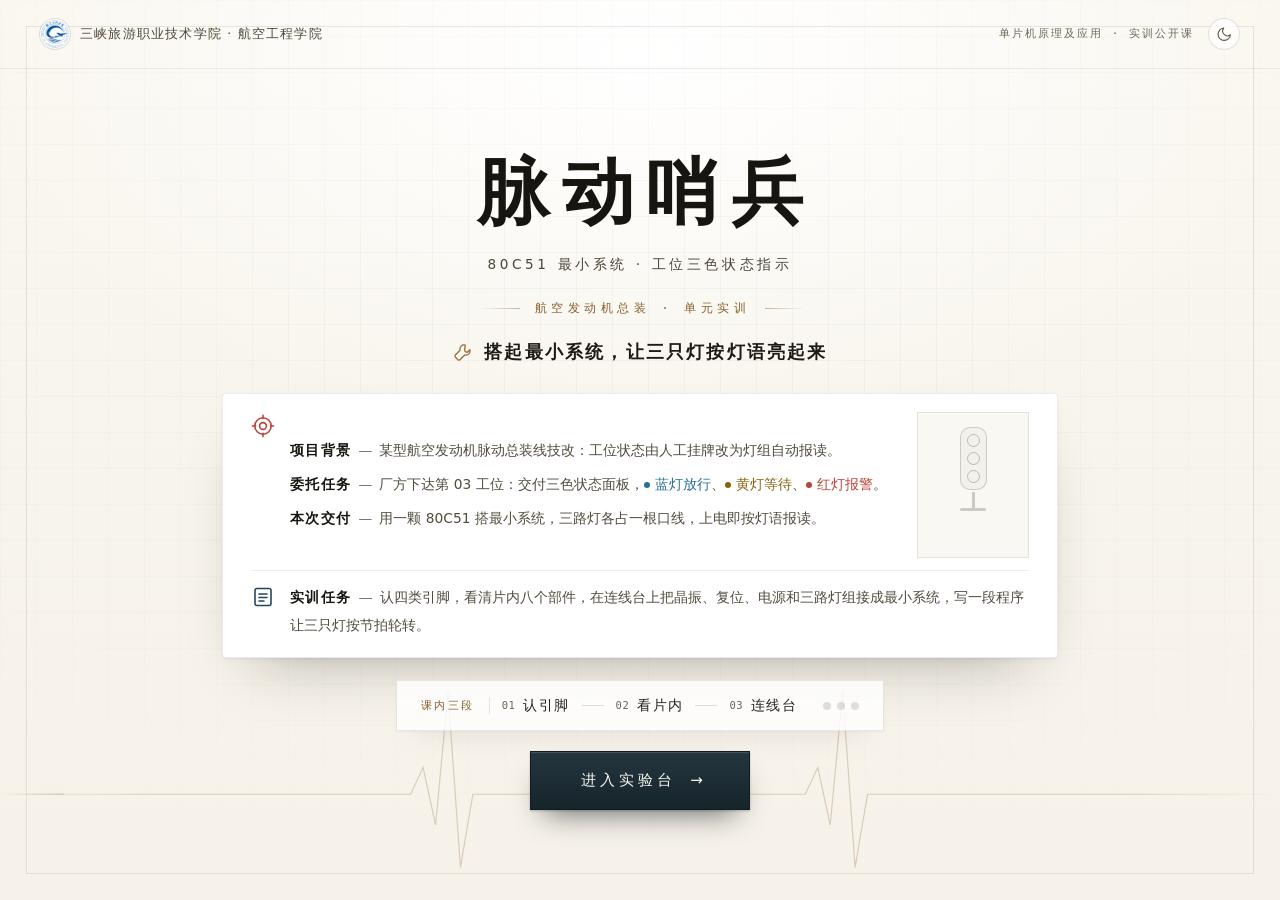
<file: index.html>
<!DOCTYPE html>
<html lang="zh-CN">
<head>
<meta charset="utf-8">
<meta name="viewport" content="width=device-width, initial-scale=1">
<title>脉动哨兵 · 最小系统大师</title>
<link rel="icon" href="assets/emblem.png">
<link rel="stylesheet" href="style.css?v=20261023k4">
<script>try{var t=localStorage.getItem('minsys_theme');document.documentElement.setAttribute('data-theme',t==='dark'?'dark':'light')}catch(e){document.documentElement.setAttribute('data-theme','light')}</script>
<script src="ui.js?v=20261023j2" defer></script>
</head>
<body class="cover-body">
<div class="cover">

  <div class="cv-bg" aria-hidden="true">
    <div class="cv-dust"><i></i><i></i></div>
    <div class="cv-scan"></div>
    <div class="cv-wave">
      <svg viewBox="0 0 1440 260" preserveAspectRatio="none">
        <defs>
          <linearGradient id="waveFade" x1="0" y1="0" x2="0" y2="1">
            <stop offset="0%" stop-color="#79b4e2" stop-opacity=".16"/>
            <stop offset="100%" stop-color="#79b4e2" stop-opacity="0"/>
          </linearGradient>
        </defs>
        <path class="wave-fill" d="M0 150H462L476 122L490 182L504 44L518 226L532 150H906L920 122L934 182L948 44L962 226L976 150H1440V260H0Z"/>
        <path class="wave-trace" d="M0 150H462L476 122L490 182L504 44L518 226L532 150H906L920 122L934 182L948 44L962 226L976 150H1440"/>
        <path class="wave-run" d="M0 150H462L476 122L490 182L504 44L518 226L532 150H906L920 122L934 182L948 44L962 226L976 150H1440"/>
      </svg>
    </div>
  </div>

  <header class="cover-bar">
    <span class="cb-left">
      <img class="cb-mark" src="assets/emblem.png" alt="三峡旅游职业技术学院院徽">
      <span class="cb-name">三峡旅游职业技术学院 · 航空工程学院</span>
    </span>
    <span class="cb-right">
      <span class="cb-course">单片机原理及应用 · 实训公开课</span>
      <span class="bar-acts">
        <button class="ibtn" type="button" data-act="theme" data-tip="切换为暗色主题" aria-label="切换主题">
          <svg class="i-moon" viewBox="0 0 24 24" aria-hidden="true"><path d="M21 12.8A9 9 0 1 1 11.2 3a7 7 0 0 0 9.8 9.8z"/></svg>
          <svg class="i-sun" viewBox="0 0 24 24" aria-hidden="true"><circle cx="12" cy="12" r="4.2"/><path d="M12 2.4v2.3M12 19.3v2.3M2.4 12h2.3M19.3 12h2.3M5.2 5.2l1.7 1.7M17.1 17.1l1.7 1.7M18.8 5.2l-1.7 1.7M6.9 17.1l-1.7 1.7"/></svg>
        </button>
      </span>
    </span>
  </header>

  <main class="cover-main">

    <h1>脉动哨兵</h1>

    <p class="cv-sub">80C51 最小系统 · 工位三色状态指示</p>

    <p class="cv-sep">航空发动机总装 · 单元实训</p>

    <p class="cv-task">
      <svg viewBox="0 0 24 24" width="21" height="21" fill="none" stroke="currentColor" stroke-width="1.5" stroke-linecap="round" stroke-linejoin="round" aria-hidden="true">
        <path d="M15.2 3.5a4.8 4.8 0 0 0-6 6L3.8 14.9a1.6 1.6 0 0 0 0 2.3l3 3a1.6 1.6 0 0 0 2.3 0l5.4-5.4a4.8 4.8 0 0 0 6-6l-2.9 2.9-2.6-.6-.6-2.6z"/>
      </svg>
      <span>搭起最小系统，让三只灯按灯语亮起来</span>
    </p>

    <div class="cv-card">
      <div class="cv-row cv-row-case">
        <svg class="cv-ico r" viewBox="0 0 24 24" fill="none" stroke="currentColor" stroke-width="1.6" aria-hidden="true">
          <circle cx="12" cy="12" r="8.2"/>
          <circle cx="12" cy="12" r="3.4"/>
          <path d="M12 1.4v3.2M12 19.4v3.2M1.4 12h3.2M19.4 12h3.2" stroke-linecap="round"/>
        </svg>
        <div class="cv-case">
          <div class="cv-case-txt">
            <p class="cv-txt"><b>项目背景</b><span class="dash">—</span>某型航空发动机脉动总装线技改：工位状态由人工挂牌改为<span class="nw">灯组自动报读</span>。</p>
            <p class="cv-txt"><b>委托任务</b><span class="dash">—</span>厂方下达第 03 工位：交付三色状态面板，<span class="lg lg-b">蓝灯放行</span>、<span class="lg lg-y">黄灯等待</span>、<span class="lg lg-r">红灯报警</span>。</p>
            <p class="cv-txt"><b>本次交付</b><span class="dash">—</span>用一颗 <span class="nw">80C51</span> 搭最小系统，三路灯各占一根口线，上电即按<span class="nw">灯语</span>报读。</p>
          </div>
          <div class="cv-scene" aria-hidden="true">
            <div class="cv-stack">
              <div class="cv-lamps-v">
                <span class="cv-lp cv-lp-r"></span>
                <span class="cv-lp cv-lp-y"></span>
                <span class="cv-lp cv-lp-b"></span>
              </div>
              <span class="cv-pole"></span>
              <span class="cv-base"></span>
            </div>
            <div class="cv-lw">
              <span class="cv-lw-i cv-lw-b">放行</span>
              <span class="cv-lw-i cv-lw-y">等待</span>
              <span class="cv-lw-i cv-lw-r">报警</span>
            </div>
          </div>
        </div>
      </div>

      <div class="cv-row">
        <svg class="cv-ico b" viewBox="0 0 24 24" fill="none" stroke="currentColor" stroke-width="1.6" stroke-linecap="round" stroke-linejoin="round" aria-hidden="true">
          <rect x="4" y="3.5" width="16" height="17" rx="2"/>
          <path d="M8 9h8M8 12.5h8M8 16h5"/>
        </svg>
        <p class="cv-txt"><b>实训任务</b><span class="dash">—</span>认四类引脚，看清片内八个部件，在连线台上把晶振、复位、电源和三路灯组接成<span class="nw">最小系统</span>，写一段<span class="nw">程序</span>让<span class="nw">三只灯</span>按节拍轮转。</p>
      </div>
    </div>

    <div class="cv-flow">
      <span class="cv-flow-cap">课内三段</span>
      <span class="fi"><i>01</i>认引脚</span>
      <span class="fs"></span>
      <span class="fi"><i>02</i>看片内</span>
      <span class="fs"></span>
      <span class="fi"><i>03</i>连线台</span>
      <span class="cv-lamps" aria-hidden="true"><i class="r"></i><i class="y"></i><i class="b"></i></span>
    </div>

    <div class="cv-cta">
      <a class="cv-enter" href="lab.html">进入实验台<i>→</i></a>
    </div>

  </main>
</div>

</body>
</html>
</file>
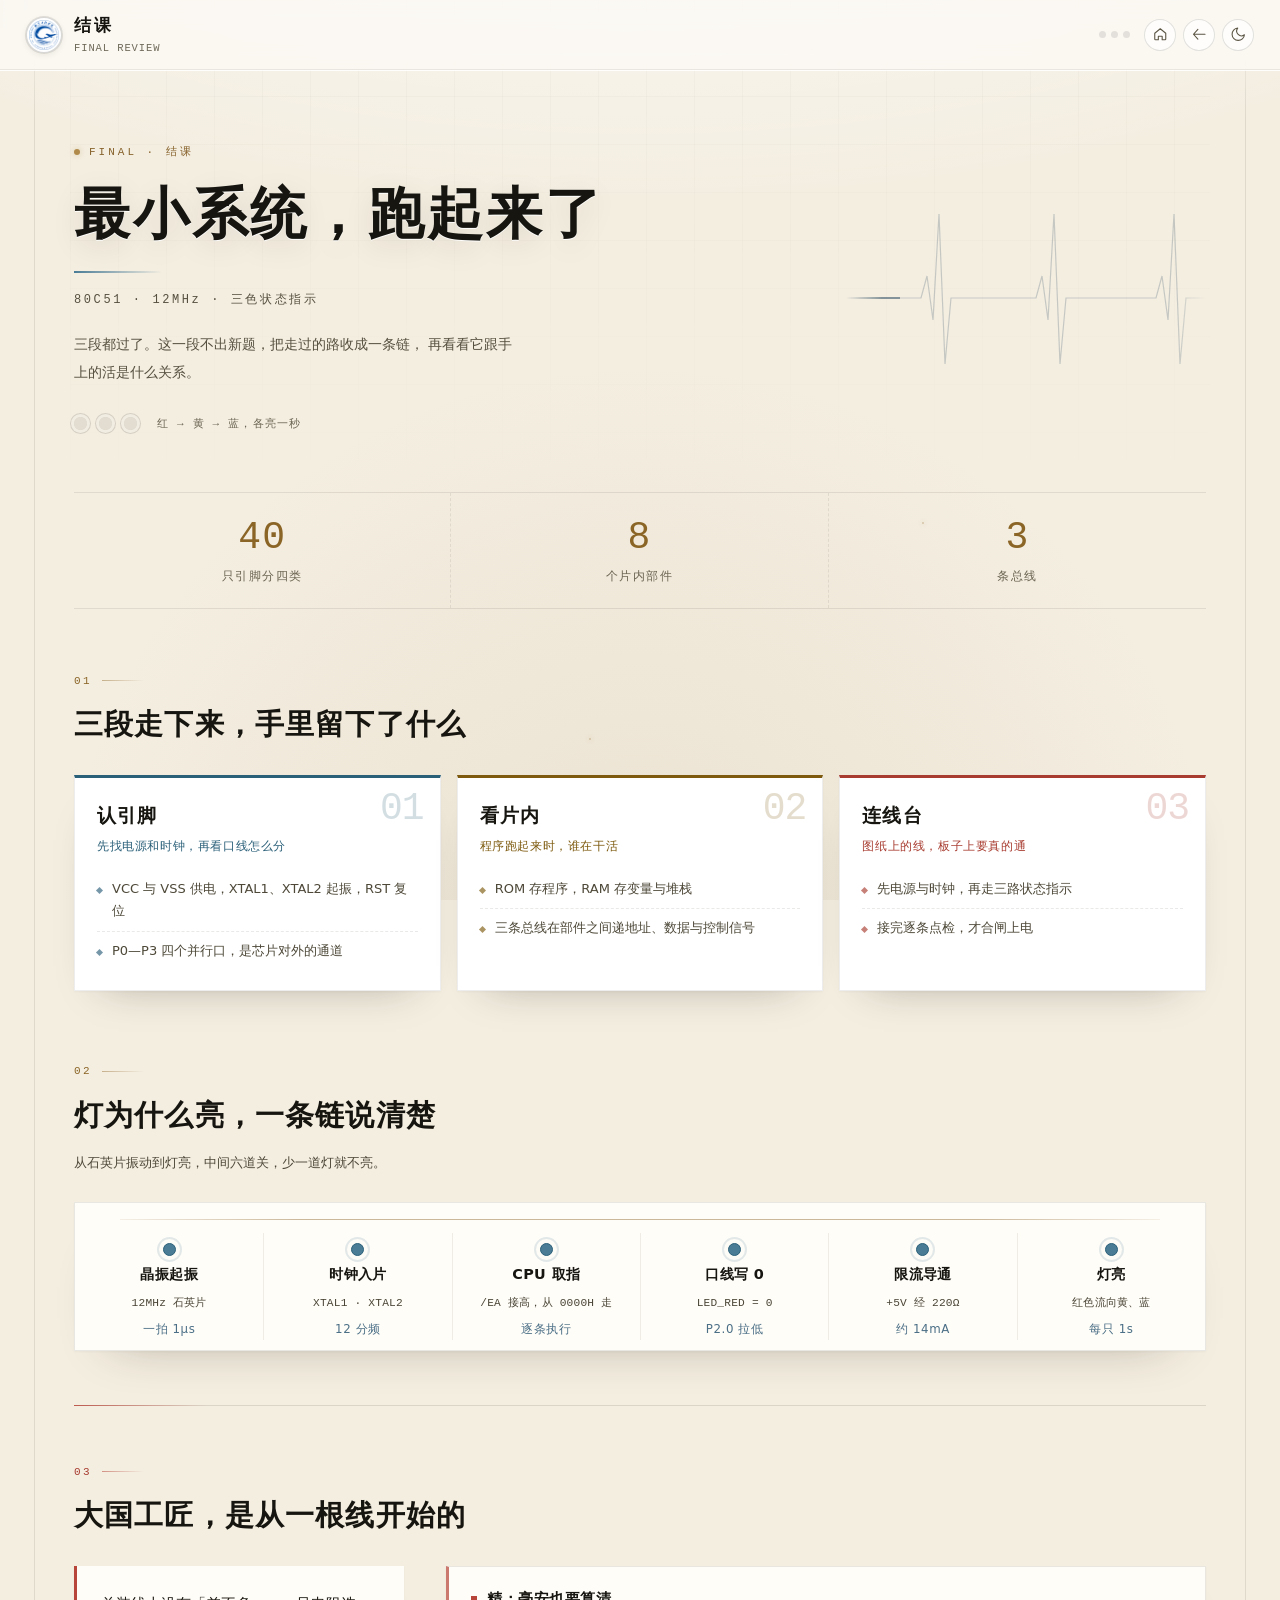
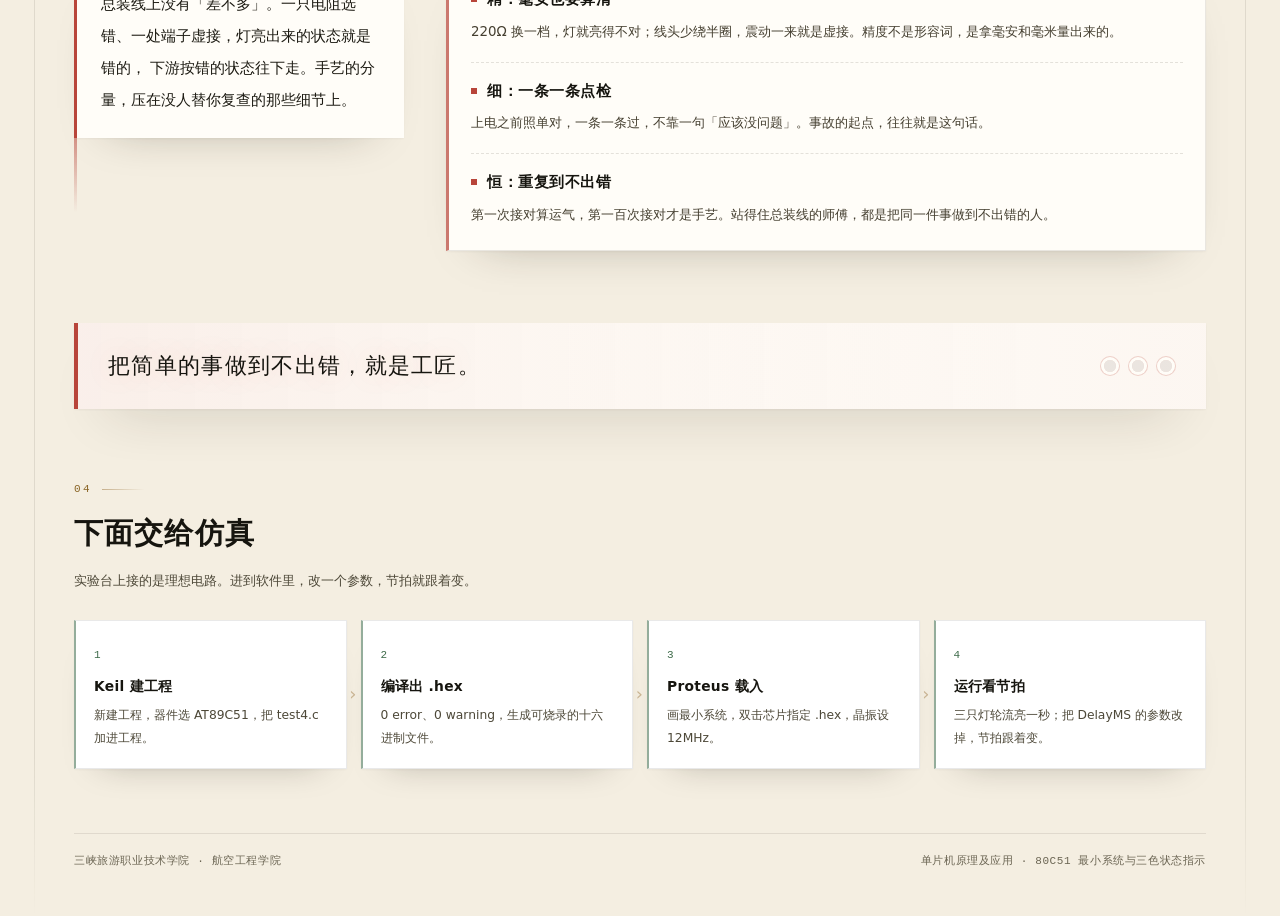
<file: finale.html>
<!DOCTYPE html>
<html lang="zh-CN">
<head>
<meta charset="utf-8">
<meta name="viewport" content="width=device-width, initial-scale=1">
<title>结课 · 最小系统大师</title>
<link rel="icon" href="assets/emblem.png">
<link rel="stylesheet" href="style.css?v=20261023j2">
<script>try{var t=localStorage.getItem('minsys_theme');document.documentElement.setAttribute('data-theme',t==='dark'?'dark':'light')}catch(e){document.documentElement.setAttribute('data-theme','light')}</script>
<script src="ui.js?v=20261023j2" defer></script>
</head>
<body class="fn-body">
<!-- 背景：网格漂移、呼吸光斑、微尘 -->
<div class="fn-bg" aria-hidden="true">
  <div class="fn-halo"></div>
  <div class="fn-dust"><i></i><i></i><i></i></div>
  <div class="fn-scan"></div>
</div>

<div class="topbar">
  <div class="brand">
    <div class="brand-mark">
      <img src="assets/emblem.png" alt="院徽" width="26" height="26">
    </div>
    <div class="brand-text">
      <b>结课</b>
      <span>Final Review</span>
    </div>
  </div>
  <div class="topbar-right">
    <span class="bar-lamps" aria-hidden="true"><i class="r"></i><i class="y"></i><i class="b"></i></span>
    <span class="bar-acts">
      <a class="ibtn" href="index.html" data-tip="返回封面" aria-label="返回封面">
        <svg viewBox="0 0 24 24" aria-hidden="true"><path d="M4 10.6 12 4l8 6.6V19a1 1 0 0 1-1 1h-4.2v-5H9.2v5H5a1 1 0 0 1-1-1z"/></svg>
      </a>
      <a class="ibtn" href="lab.html" data-tip="回到实验台" aria-label="回到实验台">
        <svg viewBox="0 0 24 24" aria-hidden="true"><path d="M10 5 3.6 12 10 19M4 12h16.4"/></svg>
      </a>
      <button class="ibtn" type="button" data-act="theme" data-tip="切换为暗色主题" aria-label="切换主题">
        <svg class="i-moon" viewBox="0 0 24 24" aria-hidden="true"><path d="M21 12.8A9 9 0 1 1 11.2 3a7 7 0 0 0 9.8 9.8z"/></svg>
        <svg class="i-sun" viewBox="0 0 24 24" aria-hidden="true"><circle cx="12" cy="12" r="4.2"/><path d="M12 2.4v2.3M12 19.3v2.3M2.4 12h2.3M19.3 12h2.3M5.2 5.2l1.7 1.7M17.1 17.1l1.7 1.7M18.8 5.2l-1.7 1.7M6.9 17.1l-1.7 1.7"/></svg>
      </button>
    </span>
  </div>
</div>

<main class="fn-wrap">

  <!-- ============ 开场 ============ -->
  <section class="fn-hero">
    <div class="fn-hero-txt">
      <p class="fn-kicker"><span class="dot"></span>FINAL · 结课</p>
      <h1>最小系统，跑起来了</h1>
      <p class="fn-sub">80C51 · 12MHz · 三色状态指示</p>
      <p class="fn-lead">
        三段都过了。这一段不出新题，把走过的路收成一条链，
        再看看它跟手上的活是什么关系。
      </p>
      <div class="fn-lamps" aria-hidden="true">
        <i class="r"></i><i class="y"></i><i class="b"></i>
        <span class="fn-lamp-cap">红 → 黄 → 蓝，各亮一秒</span>
      </div>
    </div>

    <div class="fn-hero-wave" aria-hidden="true">
      <svg viewBox="0 0 720 200" preserveAspectRatio="none">
        <defs>
          <linearGradient id="fnFade" x1="0" y1="0" x2="0" y2="1">
            <stop offset="0%" stop-color="#79b4e2" stop-opacity=".14"/>
            <stop offset="100%" stop-color="#79b4e2" stop-opacity="0"/>
          </linearGradient>
        </defs>
        <path class="w-fill" d="M0 110H150L162 88L174 132L186 26L198 176L210 110H380L392 88L404 132L416 26L428 176L440 110H620L632 88L644 132L656 26L668 176L680 110H720V200H0Z"/>
        <path class="w-trace" d="M0 110H150L162 88L174 132L186 26L198 176L210 110H380L392 88L404 132L416 26L428 176L440 110H620L632 88L644 132L656 26L668 176L680 110H720"/>
        <path class="w-run" d="M0 110H150L162 88L174 132L186 26L198 176L210 110H380L392 88L404 132L416 26L428 176L440 110H620L632 88L644 132L656 26L668 176L680 110H720"/>
      </svg>
    </div>
  </section>

  <!-- ============ 数字 ============ -->
  <section class="fn-metrics" data-rev>
    <div class="m"><b data-count="40">0</b><em>只引脚分四类</em></div>
    <div class="m"><b data-count="8">0</b><em>个片内部件</em></div>
    <div class="m"><b data-count="3">0</b><em>条总线</em></div>
  </section>

  <!-- ============ 一、三段收成 ============ -->
  <section class="fn-sec">
    <div class="fn-head" data-rev>
      <span class="fh-no">01</span>
      <h2>三段走下来，手里留下了什么</h2>
    </div>

    <div class="fn-cards">
      <article class="fn-card ac-b" data-rev style="--d:.0s">
        <span class="fc-no">01</span>
        <h3>认引脚</h3>
        <p class="fc-lead">先找电源和时钟，再看口线怎么分</p>
        <ul>
          <li><span>VCC 与 VSS 供电，XTAL1、XTAL2 起振，RST 复位</span></li>
          <li><span>P0—P3 四个并行口，是芯片对外的通道</span></li>
        </ul>
      </article>

      <article class="fn-card ac-y" data-rev style="--d:.1s">
        <span class="fc-no">02</span>
        <h3>看片内</h3>
        <p class="fc-lead">程序跑起来时，谁在干活</p>
        <ul>
          <li><span>ROM 存程序，RAM 存变量与堆栈</span></li>
          <li><span>三条总线在部件之间递地址、数据与控制信号</span></li>
        </ul>
      </article>

      <article class="fn-card ac-r" data-rev style="--d:.2s">
        <span class="fc-no">03</span>
        <h3>连线台</h3>
        <p class="fc-lead">图纸上的线，板子上要真的通</p>
        <ul>
          <li><span>先电源与时钟，再走三路状态指示</span></li>
          <li><span>接完逐条点检，才合闸上电</span></li>
        </ul>
      </article>
    </div>
  </section>

  <!-- ============ 二、一条链 ============ -->
  <section class="fn-sec">
    <div class="fn-head" data-rev>
      <span class="fh-no">02</span>
      <h2>灯为什么亮，一条链说清楚</h2>
      <p>从石英片振动到灯亮，中间六道关，少一道灯就不亮。</p>
    </div>

    <ol class="fn-chain" data-rev>
      <li style="--i:0"><span class="cd"></span><b>晶振起振</b><em>12MHz 石英片</em><i>一拍 1μs</i></li>
      <li style="--i:1"><span class="cd"></span><b>时钟入片</b><em>XTAL1 · XTAL2</em><i>12 分频</i></li>
      <li style="--i:2"><span class="cd"></span><b>CPU 取指</b><em>/EA 接高，从 0000H 走</em><i>逐条执行</i></li>
      <li style="--i:3"><span class="cd"></span><b>口线写 0</b><em>LED_RED = 0</em><i>P2.0 拉低</i></li>
      <li style="--i:4"><span class="cd"></span><b>限流导通</b><em>+5V 经 220Ω</em><i>约 14mA</i></li>
      <li style="--i:5"><span class="cd"></span><b>灯亮</b><em>红色流向黄、蓝</em><i>每只 1s</i></li>
    </ol>
  </section>

  <!-- ============ 三、课程思政 ============ -->
  <section class="fn-sec fn-sz">
    <div class="fn-head" data-rev>
      <span class="fh-no">03</span>
      <h2>大国工匠，是从一根线开始的</h2>
    </div>

    <div class="fn-sz-grid">
      <p class="fn-sz-lead" data-rev>
        总装线上没有「差不多」。一只电阻选错、一处端子虚接，灯亮出来的状态就是错的，
        下游按错的状态往下走。手艺的分量，压在没人替你复查的那些细节上。
      </p>

      <ol class="fn-rules">
        <li data-rev style="--d:.0s">
          <b>精：毫安也要算清</b>
          <span>220Ω 换一档，灯就亮得不对；线头少绕半圈，震动一来就是虚接。精度不是形容词，是拿毫安和毫米量出来的。</span>
        </li>
        <li data-rev style="--d:.12s">
          <b>细：一条一条点检</b>
          <span>上电之前照单对，一条一条过，不靠一句「应该没问题」。事故的起点，往往就是这句话。</span>
        </li>
        <li data-rev style="--d:.24s">
          <b>恒：重复到不出错</b>
          <span>第一次接对算运气，第一百次接对才是手艺。站得住总装线的师傅，都是把同一件事做到不出错的人。</span>
        </li>
      </ol>

      <blockquote class="fn-quote" data-rev>
        <span class="fn-quote-t">把简单的事做到不出错，就是工匠。</span>
        <span class="fn-quote-l" aria-hidden="true"><i class="r"></i><i class="y"></i><i class="b"></i></span>
      </blockquote>
    </div>
  </section>

  <!-- ============ 四、下一步 ============ -->
  <section class="fn-sec fn-next">
    <div class="fn-head" data-rev>
      <span class="fh-no">04</span>
      <h2>下面交给仿真</h2>
      <p>实验台上接的是理想电路。进到软件里，改一个参数，节拍就跟着变。</p>
    </div>

    <div class="fn-steps">
      <div class="ns" data-rev style="--d:.0s">
        <i>1</i><b>Keil 建工程</b>
        <span>新建工程，器件选 AT89C51，把 test4.c 加进工程。</span>
      </div>
      <div class="ns" data-rev style="--d:.1s">
        <i>2</i><b>编译出 .hex</b>
        <span>0 error、0 warning，生成可烧录的十六进制文件。</span>
      </div>
      <div class="ns" data-rev style="--d:.2s">
        <i>3</i><b>Proteus 载入</b>
        <span>画最小系统，双击芯片指定 .hex，晶振设 12MHz。</span>
      </div>
      <div class="ns" data-rev style="--d:.3s">
        <i>4</i><b>运行看节拍</b>
        <span>三只灯轮流亮一秒；把 DelayMS 的参数改掉，节拍跟着变。</span>
      </div>
    </div>
  </section>

  <footer class="fn-foot">
    <span>三峡旅游职业技术学院 · 航空工程学院</span>
    <span>单片机原理及应用 · 80C51 最小系统与三色状态指示</span>
  </footer>
</main>

<script src="finale.js?v=20261023j2"></script>
</body>
</html>
</file>
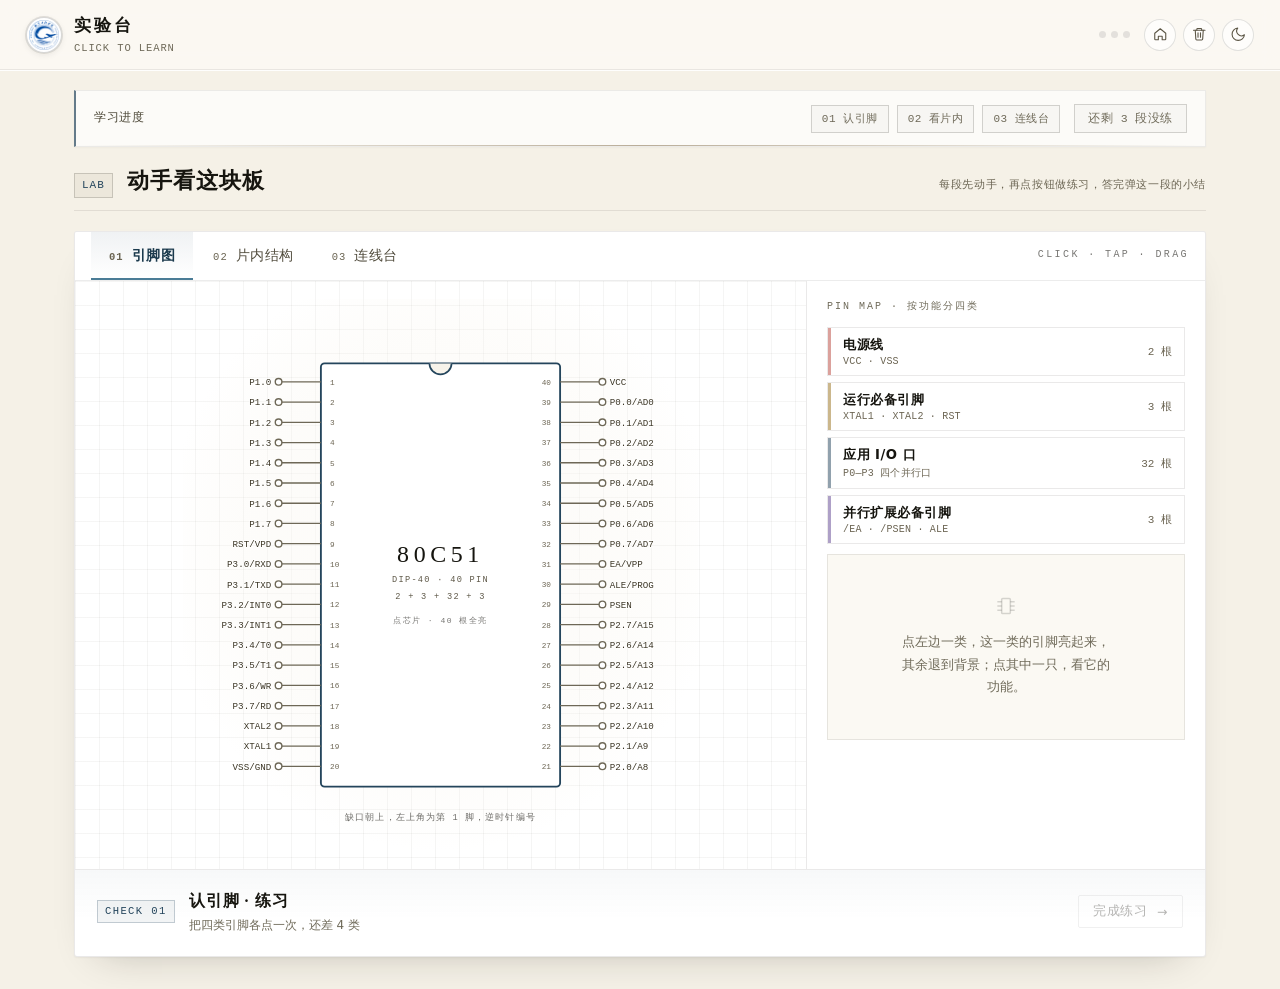
<file: lab.html>
<!DOCTYPE html>
<html lang="zh-CN">
<head>
<meta charset="utf-8">
<meta name="viewport" content="width=device-width, initial-scale=1">
<title>实验台 · 最小系统大师</title>
<link rel="icon" href="data:image/svg+xml,%3Csvg xmlns='http://www.w3.org/2000/svg' viewBox='0 0 32 32'%3E%3Crect width='32' height='32' fill='%230a1824'/%3E%3Ccircle cx='16' cy='7' r='4' fill='%23b8382f'/%3E%3Ccircle cx='16' cy='16' r='4' fill='%23c08d1c'/%3E%3Ccircle cx='16' cy='25' r='4' fill='%232a6c9e'/%3E%3C/svg%3E">
<link rel="stylesheet" href="style.css?v=20261023k3">
<script>try{var t=localStorage.getItem('minsys_theme');document.documentElement.setAttribute('data-theme',t==='dark'?'dark':'light')}catch(e){document.documentElement.setAttribute('data-theme','light')}</script>
<script src="ui.js?v=20261023k1" defer></script>
</head>
<body>
<svg class="svg-sprite" aria-hidden="true">
  <symbol id="i-chip" viewBox="0 0 24 24" fill="none" stroke="currentColor" stroke-width="1.4">
    <rect x="7" y="7" width="10" height="10" rx="1"/>
    <path d="M10 3v4M14 3v4M10 17v4M14 17v4M3 10h4M3 14h4M17 10h4M17 14h4"/>
  </symbol>
  <symbol id="i-pins" viewBox="0 0 24 24" fill="none" stroke="currentColor" stroke-width="1.4">
    <rect x="8" y="5" width="8" height="14" rx="1"/>
    <path d="M8 8H4M8 12H4M8 16H4M16 8h4M16 12h4M16 16h4"/>
  </symbol>
</svg>

<div class="topbar">
  <div class="brand">
    <div class="brand-mark">
      <img src="assets/emblem.png" alt="院徽" width="26" height="26">
    </div>
    <div class="brand-text">
      <b>实验台</b>
      <span>Click to Learn</span>
    </div>
  </div>
  <div class="topbar-right">
    <span class="bar-lamps" aria-hidden="true"><i class="r"></i><i class="y"></i><i class="b"></i></span>
    <span class="bar-acts">
      <a class="ibtn" href="index.html" data-tip="返回封面" aria-label="返回封面">
        <svg viewBox="0 0 24 24" aria-hidden="true"><path d="M4 10.6 12 4l8 6.6V19a1 1 0 0 1-1 1h-4.2v-5H9.2v5H5a1 1 0 0 1-1-1z"/></svg>
      </a>
      <button class="ibtn" type="button" id="wipeBtn" data-tip="清除全部记录，从头再练一遍" aria-label="清除全部记录">
        <svg viewBox="0 0 24 24" aria-hidden="true"><path d="M3.6 6.2h16.8"/><path d="M8.5 6.2V4.6a1 1 0 0 1 1-1h5a1 1 0 0 1 1 1v1.6"/><path d="M6.2 6.2 7 19a1.4 1.4 0 0 0 1.4 1.3h7.2A1.4 1.4 0 0 0 17 19l.8-12.8"/><path d="M10.2 10v6.4M13.8 10v6.4"/></svg>
      </button>
      <button class="ibtn" type="button" data-act="theme" data-tip="切换为暗色主题" aria-label="切换主题">
        <svg class="i-moon" viewBox="0 0 24 24" aria-hidden="true"><path d="M21 12.8A9 9 0 1 1 11.2 3a7 7 0 0 0 9.8 9.8z"/></svg>
        <svg class="i-sun" viewBox="0 0 24 24" aria-hidden="true"><circle cx="12" cy="12" r="4.2"/><path d="M12 2.4v2.3M12 19.3v2.3M2.4 12h2.3M19.3 12h2.3M5.2 5.2l1.7 1.7M17.1 17.1l1.7 1.7M18.8 5.2l-1.7 1.7M6.9 17.1l-1.7 1.7"/></svg>
      </button>
    </span>
  </div>
</div>

<div class="wrap">
  <!-- ================= 学习进度 ================= -->
  <div class="lab-progress">
    <span class="who">学习进度</span>
    <span class="track">
      <span class="seg" data-seg="pin">01 认引脚</span>
      <span class="seg" data-seg="core">02 看片内</span>
      <span class="seg" data-seg="wire">03 连线台</span>
    </span>
    <button type="button" class="go" id="labGo" aria-live="polite">还剩 3 段没练</button>
  </div>

  <!-- ================= 实验台 ================= -->
  <div class="sec-head" style="margin-top:6px">
    <span class="idx">LAB</span>
    <h2>动手看这块板</h2>
    <span class="hint">每段先动手，再点按钮做练习，答完弹这一段的小结</span>
  </div>

  <div class="lab" id="lab" data-active="pin">
    <div class="lab-tabs">
      <button class="lab-tab on" data-tab="pin"><span class="tn">01</span>引脚图</button>
      <button class="lab-tab" data-tab="core"><span class="tn">02</span>片内结构</button>
      <button class="lab-tab" data-tab="wire"><span class="tn">03</span>连线台</button>
      <div class="lab-tip mono">CLICK · TAP · DRAG</div>
    </div>

    <!-- ---------- 引脚图 ---------- -->
    <div class="lab-panel" data-panel="pin">
      <div class="lab-grid">
        <div class="lab-stage pin-stage">
          <svg id="pinSvg" viewBox="0 0 560 600" role="img" aria-label="80C51 DIP-40 引脚按功能分四类">
            <defs>
              <radialGradient id="pinSpot" cx="50%" cy="46%" r="54%">
                <stop offset="0%" class="spot-a"/>
                <stop offset="100%" class="spot-b"/>
              </radialGradient>
            </defs>
            <rect x="0" y="0" width="560" height="600" fill="url(#pinSpot)"/>
            <rect x="150" y="70" width="260" height="460" rx="4" class="body"/>
            <path d="M268 70a12 12 0 0 0 24 0" class="body-notch"/>
            <text x="280" y="286" text-anchor="middle" class="body-name">80C51</text>
            <text x="280" y="308" text-anchor="middle" class="body-sub">DIP-40 · 40 PIN</text>
            <text x="280" y="326" text-anchor="middle" class="body-sub">2 + 3 + 32 + 3</text>
            <text x="280" y="352" text-anchor="middle" class="body-hint" id="bodyHint">点芯片 · 40 根全亮</text>
            <g id="chipHit" class="chip-hit"><rect x="150" y="70" width="260" height="460" rx="4"/></g>
            <g id="gPins"></g>
            <text x="280" y="566" text-anchor="middle" class="foot-note">缺口朝上，左上角为第 1 脚，逆时针编号</text>
          </svg>
        </div>
        <aside class="lab-side">
          <div class="cat-head mono">PIN MAP · 按功能分四类</div>
          <div class="cat-list" id="catList">
            <button type="button" class="cat" data-cat="pwr">
              <span class="cm"><b>电源线</b><em>VCC · VSS</em></span>
              <span class="cc">2 根</span>
            </button>
            <button type="button" class="cat" data-cat="run">
              <span class="cm"><b>运行必备引脚</b><em>XTAL1 · XTAL2 · RST</em></span>
              <span class="cc">3 根</span>
            </button>
            <button type="button" class="cat" data-cat="io">
              <span class="cm"><b>应用 I/O 口</b><em>P0—P3 四个并行口</em></span>
              <span class="cc">32 根</span>
            </button>
            <button type="button" class="cat sub" data-cat="p3">
              <span class="cm"><b>P3 口第二功能</b><em>RXD · TXD · INT · T0/T1 · WR/RD</em></span>
              <span class="cc">8 根</span>
            </button>
            <button type="button" class="cat" data-cat="ext">
              <span class="cm"><b>并行扩展必备引脚</b><em>/EA · /PSEN · ALE</em></span>
              <span class="cc">3 根</span>
            </button>
          </div>
          <div class="pin-info" id="pinInfo">
            <div class="pi-empty">
              <svg class="ico"><use href="#i-pins"/></svg>
              <p>点左边一类，这一类的引脚亮起来，其余退到背景；点其中一只，看它的功能。</p>
            </div>
          </div>
        </aside>
      </div>
      <div class="lq" data-quiz="pin"></div>
    </div>

    <!-- ---------- 片内结构 ---------- -->
    <div class="lab-panel" data-panel="core" hidden>
      <div class="lab-grid core-grid">
        <div class="lab-stage core-stage" id="coreStage">
          <svg id="coreSvg" viewBox="0 0 860 566" role="img" aria-label="80C51 片内结构：八个部件与三条总线">
            <defs>
              <marker id="ar-db" viewBox="0 0 10 10" refX="9" refY="5" markerWidth="6.2" markerHeight="6.2" orient="auto-start-reverse">
                <path d="M0 0 L10 5 L0 10 z" fill="#54a6dd"/>
              </marker>
              <marker id="ar-ab" viewBox="0 0 10 10" refX="9" refY="5" markerWidth="6.2" markerHeight="6.2" orient="auto-start-reverse">
                <path d="M0 0 L10 5 L0 10 z" fill="#e05a4d"/>
              </marker>
              <marker id="ar-cb" viewBox="0 0 10 10" refX="9" refY="5" markerWidth="6.2" markerHeight="6.2" orient="auto-start-reverse">
                <path d="M0 0 L10 5 L0 10 z" fill="#e2b24c"/>
              </marker>
            </defs>
            <g id="gBars"></g>
            <g id="gConns"></g>
            <g id="gBlocks"></g>
            <g id="gIntro">
              <g class="intro-chip" id="introChip" role="button" tabindex="0" aria-label="80C51 单片机，点击查看内部结构">
                <g class="intro-pins" id="introPinsL"></g>
                <g class="intro-pins" id="introPinsR"></g>
                <rect class="intro-body" x="115" y="110" width="630" height="330" rx="5"/>
                <rect class="intro-frame" x="127" y="122" width="606" height="306" rx="3"/>
                <path class="intro-corner" d="M115 128 v-13 a5 5 0 0 1 5 -5 h13"/>
                <path class="intro-corner" d="M745 128 v-13 a5 5 0 0 0 -5 -5 h-13"/>
                <path class="intro-corner" d="M115 422 v13 a5 5 0 0 0 5 5 h13"/>
                <path class="intro-corner" d="M745 422 v13 a5 5 0 0 1 -5 5 h-13"/>
                <text class="intro-meta" x="145" y="146" text-anchor="start">DIP-40</text>
                <text class="intro-meta" x="715" y="146" text-anchor="end">8 位 · 4KB ROM</text>
                <line class="intro-rule" x1="145" y1="158" x2="715" y2="158"/>
                <text class="intro-name" x="430" y="255" text-anchor="middle">80C51</text>
                <text class="intro-sub" x="430" y="286" text-anchor="middle">单 片 机</text>
                <g class="intro-tip" id="introHint">
                  <rect class="intro-tip-bg" x="346" y="330" width="168" height="30" rx="15"/>
                  <text class="intro-tip-t" x="430" y="350" text-anchor="middle">点击查看内部结构</text>
                </g>
                <rect class="intro-hit" x="115" y="110" width="630" height="330" rx="5"/>
              </g>
            </g>
            </g>
            <g id="gFlow">
              <line id="trail" class="trail" x1="0" y1="0" x2="0" y2="0"/>
              <g id="pkt" class="pkt"><rect rx="9"/><text text-anchor="middle"></text></g>
            </g>
          </svg>
          <div class="flow-bar" id="flowBar">
            <span class="fb-k" id="flowK">总线</span>
            <span class="fb-t" id="flowT">点方块看它管什么；点三条总线，看数据在部件之间怎么走。</span>
            <button class="fb-replay" id="coreReset" type="button" hidden>重置演示</button>
            <button class="fb-replay" id="flowReplay" type="button" hidden>重播</button>
          </div>
        </div>
        <aside class="lab-side">
          <div class="pin-info" id="coreInfo">
            <div class="pi-empty">
              <svg class="ico"><use href="#i-chip"/></svg>
              <p>片内不是一整块黑塑料，是一套完整的计算机。点方块看它管什么，点总线看数据怎么走。</p>
            </div>
          </div>
          <div class="legend">
            <div><i class="sw db"></i>DB 数据总线 · 8 位双向</div>
            <div><i class="sw ab"></i>AB 地址总线 · 16 位单向</div>
            <div><i class="sw cb"></i>CB 控制总线 · 读写与中断</div>
            <div class="lg-tip">箭头指向方块＝信号送入；箭头指向总线＝信号送出。</div>
          </div>
        </aside>
      </div>
      <div class="lq" data-quiz="core"></div>
    </div>

    <!-- ---------- 连线台 ---------- -->
    <div class="lab-panel" data-panel="wire" hidden>
      <div class="lab-grid wide">
        <div class="lab-stage wire-stage" id="wireStage">
          <svg id="wireSvg" viewBox="0 0 800 620" role="img" aria-label="最小系统连线台：拖动元器件摆位，依次点两处端子接线">
            <g id="gParts"></g>
            <g id="gWires"></g>
            <g id="gNodes"></g>
          </svg>
          <div class="wire-hint mono" id="wireHint">拖动摆位 · 点两处端子接线 · 同名电源与地互通</div>
        </div>
        <aside class="lab-side wire-side">
          <div class="pinfo" id="partInfo" hidden>
            <div class="pinfo-h">
              <b id="pinfoRef">U1</b>
              <span id="pinfoName">80C51</span>
              <button type="button" class="pinfo-x" id="pinfoClose" aria-label="收起">×</button>
            </div>
            <div class="pinfo-spec mono" id="pinfoSpec"></div>
            <div class="pinfo-rows" id="pinfoRows"></div>
            <div class="pinfo-f" id="pinfoFoot" hidden>
              <button type="button" class="btn ghost xs" id="pinfoDel">移走这一个</button>
            </div>
          </div>

          <div class="wire-scroll">
            <div class="wire-head">
              <div>
                <span class="lb mono">接线进度</span>
                <b id="wireNum">0 / 18</b>
              </div>
              <div class="wire-barwrap"><div class="wire-bar" id="wireBar"></div></div>
            </div>
            <div class="stepcard" id="stepCard" hidden>
              <div class="sc-top"><span class="sc-n">第 <b id="stepNo">1</b> / 18 步</span><span class="sc-g" id="stepGrp">最小运行电路</span></div>
              <p class="sc-t" id="stepTip"></p>
            </div>

            <div class="wtray" data-tray="min">
              <button type="button" class="wtray-h">
                <span class="wt-n">01</span>
                <span class="wt-t"><b>最小运行电路</b><em>晶振 ×1 · 电容 ×2 · 电源 ×2 · 地 ×2</em></span>
                <span class="wt-c">0 / 7</span>
              </button>
              <div class="wtray-b" hidden></div>
            </div>
            <div class="wtray" data-tray="led">
              <button type="button" class="wtray-h">
                <span class="wt-n">02</span>
                <span class="wt-t"><b>三色状态指示</b><em>三只灯 ×3 · 限流电阻 ×3 · 电源 ×1</em></span>
                <span class="wt-c">0 / 7</span>
              </button>
              <div class="wtray-b" hidden></div>
            </div>
            <button type="button" class="wire-demo" id="wireDemo">看一遍自动演示</button>
          </div>

          <div class="wire-foot">
            <div class="wire-status" id="wireStatus">单片机已经在图桌上了，先点上面两个框取元器件。</div>
            <div class="wire-btns">
              <button class="btn primary sm" id="wireStart" disabled>开始接线</button>
              <button class="btn ghost sm" id="wireReset">清空接线</button>
            </div>
          </div>
        </aside>
      </div>
      <div class="lq" data-quiz="wire"></div>
    </div>
  </div>
</div>

<!-- 小结 / 课程思政 弹窗 -->
<div class="sz-mask" id="szMask" aria-hidden="true" role="dialog" aria-modal="true" aria-labelledby="szTitle">
  <div class="sz-box" id="szBox" data-kind="summary">
    <div class="sz-kicker" id="szKicker">项目总结</div>
    <h3 id="szTitle"></h3>
    <span class="sz-seal" id="szSeal">本段完成</span>
    <div class="sz-body" id="szBody"></div>
    <div class="sz-foot">
      <span class="muted" id="szFrom"></span>
      <span class="sz-acts">
        <button class="btn ghost sm" id="szStay" type="button">留在本段</button>
        <button class="btn primary sm" id="szNext" type="button">进入下一段</button>
      </span>
    </div>
  </div>
</div>

<script src="lab.js?v=20261023k7"></script>
<script src="lab-wire.js?v=20261023m1"></script>
<script src="lab-quiz.js?v=20261023k8"></script>
</body>
</html>
</file>
<file: style.css>
/* ==========================================================
   最小系统大师 · 视觉体系
   基调：夜间仪表台。深钢蓝底 + 冷光网格 + 三色信号灯
   封面与实验台共用一套色板、字体与动效语言
   ========================================================== */

:root {
  /* 底色由深到浅：页底 / 面板 / 抬高面 / 凹槽 */
  --bg0: #081420;
  --bg1: #0b1c29;
  --bg2: #0d2130;
  --card: #0e1f2d;
  --card2: #122636;
  --sunk: #0a1824;

  /* 文字 */
  --ink: #e8f0f6;
  --ink2: #a6bccb;
  --ink3: #6d8598;

  /* 线 */
  --rule: rgba(var(--c-line), 0.13);
  --rule2: rgba(var(--c-line), 0.26);

  /* 钢蓝：面填充 / 亮线 / 淡填充 */
  --steel: #2f6f9f;
  --steel2: #6fb2e0;
  --steel3: rgba(var(--c-glow), 0.14);

  /* 装饰用色的 RGB 三元组：暗色是冷光，亮色换成赭金与暖褐
     只给 rgba() 拼透明度用，换主题时四个值一起调 */
  --c-glow: 111, 178, 224;
  --c-line: 150, 195, 230;
  --c-deep: 47, 111, 159;
  --c-abyss: 8, 20, 32;
  --c-abyss2: 9, 22, 33;
  --c-abyss3: 14, 31, 45;

  /* 三色信号 */
  --sig-r: #e05a4d;
  --sig-y: #e2b24c;
  --sig-b: #54a6dd;

  --ok: #4dbd8e;
  --warn: #dcae4a;
  --bad: #e05a4d;

  --radius: 3px;
  --shadow: 0 1px 0 rgba(255, 255, 255, 0.03), 0 16px 38px rgba(0, 0, 0, 0.34);

  /* 叠加面：暗色下是提亮，亮色下是压深，两套主题共用同一组变量名 */
  --glass-1: rgba(255, 255, 255, .035);
  --glass-2: rgba(255, 255, 255, .06);
  --glass-3: rgba(255, 255, 255, .1);
  --sh-1: rgba(0, 0, 0, .2);
  --sh-2: rgba(0, 0, 0, .3);
  --sh-3: rgba(0, 0, 0, .4);

  /* 叠加层：暗色下是提亮，亮色下是压深 */
  --w-02: rgba(255, 255, 255, .025);
  --w-04: rgba(255, 255, 255, .04);
  --w-06: rgba(255, 255, 255, .055);
  --w-10: rgba(255, 255, 255, .1);
  --w-12: rgba(255, 255, 255, .12);
  --w-16: rgba(255, 255, 255, .16);

  /* 顶栏提示气泡 */
  --tip-bg: #0f2433;
  --tip-ink: #dfeaf3;
  --tip-line: rgba(var(--c-line), .3);

  --sans: "PingFang SC", "Microsoft YaHei", "Segoe UI", system-ui, sans-serif;
  --serif: "Source Han Serif SC", "Noto Serif SC", "Songti SC", "SimSun", serif;
  --mono: "JetBrains Mono", "Cascadia Mono", Consolas, "SF Mono", monospace;

  /* 兼容脚本与旧写法里的变量名 */
  --paper: var(--bg0);
  --paper2: var(--sunk);
  --sub: var(--ink2);
  --dim: var(--ink3);
  --text: var(--ink);
  --accent: var(--steel2);
  --panel: var(--card);
  --panel2: var(--card2);
  --bg: var(--bg0);
  --bg2: var(--bg1);
  --line: var(--rule);
  --accent2: var(--steel);
}

* { box-sizing: border-box; }

html, body {
  margin: 0;
  padding: 0;
  color: var(--ink);
  font-family: var(--sans);
  font-size: 15px;
  line-height: 1.65;
  background-color: var(--bg0);
  background-image:
    radial-gradient(1180px 620px at 50% -12%, rgba(var(--c-deep), .28), rgba(var(--c-abyss), 0) 72%),
    linear-gradient(180deg, var(--bg1) 0%, var(--bg0) 62%),
    linear-gradient(rgba(var(--c-line), .045) 1px, transparent 1px),
    linear-gradient(90deg, rgba(var(--c-line), .045) 1px, transparent 1px);
  background-size: auto, auto, 28px 28px, 28px 28px;
  background-attachment: fixed;
  min-height: 100vh;
  -webkit-font-smoothing: antialiased;
}

::selection { background: rgba(var(--c-glow), .3); color: #fff; }

a { color: var(--steel2); text-decoration: none; }
a:hover { color: #9ed3f5; }

svg.ico { width: 22px; height: 22px; display: block; }
.svg-sprite { position: absolute; width: 0; height: 0; overflow: hidden; }

.wrap { max-width: 1180px; margin: 0 auto; padding: 20px 24px 32px; }

/* 深色滚动条 */
* { scrollbar-width: thin; scrollbar-color: rgba(var(--c-glow), .34) transparent; }
::-webkit-scrollbar { width: 9px; height: 9px; }
::-webkit-scrollbar-track { background: transparent; }
::-webkit-scrollbar-thumb {
  background: rgba(var(--c-glow), .26); border-radius: 6px;
  border: 2px solid transparent; background-clip: padding-box;
}
::-webkit-scrollbar-thumb:hover { background: rgba(var(--c-glow), .46); background-clip: padding-box; }

/* ---------- 顶栏 ---------- */
.topbar {
  display: flex; align-items: center; justify-content: space-between;
  gap: 16px; padding: 12px 26px;
  /* 底边那道冷光用背景图做，不用伪元素：顶栏要给图标提示气泡留出溢出的余地 */
  background-color: rgba(var(--c-abyss2), .88);
  background-image: linear-gradient(90deg, transparent, rgba(var(--c-glow), .85), transparent);
  background-repeat: no-repeat;
  background-size: 200px 1px;
  background-position: -220px 100%;
  animation: topSweep 9s cubic-bezier(.4, 0, .6, 1) infinite;
  border-bottom: 1px solid var(--rule);
  position: sticky; top: 0; z-index: 30;
  backdrop-filter: blur(10px); -webkit-backdrop-filter: blur(10px);
}
@keyframes topSweep {
  0%   { background-position: -220px 100%; }
  100% { background-position: 100% 100%; }
}

.brand { display: flex; align-items: center; gap: 12px; }
.brand-mark {
  width: 36px; height: 36px; border: 1px solid var(--rule2); border-radius: 50%;
  display: grid; place-items: center; overflow: hidden;
  background: #f6f4ee;
  box-shadow: 0 0 0 4px rgba(var(--c-glow), .07);
}
.brand-mark img { width: 30px; height: 30px; display: block; object-fit: contain; }
.brand-text b {
  display: block; font-family: var(--serif); font-size: 17px;
  letter-spacing: 3px; color: var(--ink);
}
.brand-text span {
  display: block; font-family: var(--mono); font-size: 10.5px;
  letter-spacing: 0.9px; color: var(--ink3); text-transform: uppercase;
}
.topbar-right { display: flex; align-items: center; gap: 10px; }

/* ---------- 顶栏图标按钮（无文字，鼠标停留出提示） ---------- */
.bar-acts { display: inline-flex; align-items: center; gap: 7px; }
.ibtn {
  position: relative;
  width: 32px; height: 32px;
  display: grid; place-items: center;
  padding: 0; cursor: pointer;
  color: var(--ink2); text-decoration: none;
  background: var(--glass-1);
  border: 1px solid var(--rule);
  border-radius: 50%;
  transition: color .18s ease, border-color .18s ease, background .18s ease,
              transform .18s ease, box-shadow .18s ease;
}
.ibtn svg {
  width: 16.5px; height: 16.5px; display: block;
  fill: none; stroke: currentColor; stroke-width: 1.6;
  stroke-linecap: round; stroke-linejoin: round;
}
.ibtn:hover {
  color: var(--ink); border-color: var(--rule2);
  background: var(--glass-3); transform: translateY(-1px);
  box-shadow: 0 6px 16px var(--sh-2);
}
.ibtn:active { transform: translateY(0); }
.ibtn:focus-visible { outline: 2px solid var(--steel2); outline-offset: 2px; }

/* 亮主题挂月亮（点了去暗），暗主题挂太阳 */
.ibtn .i-sun { display: none; }
html[data-theme="dark"] .ibtn .i-sun { display: block; }
html[data-theme="dark"] .ibtn .i-moon { display: none; }

/* 提示气泡：默认藏起来，停留 0.28 秒才出来 */
.ibtn::after {
  content: attr(data-tip);
  position: absolute; top: calc(100% + 10px); right: 0;
  white-space: nowrap; pointer-events: none;
  padding: 6px 10px 7px;
  font-family: var(--sans); font-size: 11.5px; letter-spacing: .7px; line-height: 1;
  color: var(--tip-ink); background: var(--tip-bg);
  border: 1px solid var(--tip-line); border-radius: 3px;
  box-shadow: 0 10px 24px var(--sh-3);
  opacity: 0; transform: translateY(-4px);
  transition: opacity .16s ease, transform .16s ease;
  z-index: 80;
}
.ibtn::before {
  content: ""; position: absolute; top: calc(100% + 6px); right: 12px;
  width: 7px; height: 7px; transform: rotate(45deg);
  background: var(--tip-bg);
  border-left: 1px solid var(--tip-line); border-top: 1px solid var(--tip-line);
  opacity: 0; transition: opacity .16s ease; pointer-events: none; z-index: 81;
}
.ibtn:hover::after, .ibtn:focus-visible::after,
.ibtn:hover::before, .ibtn:focus-visible::before {
  opacity: 1; transform: none; transition-delay: .28s;
}
.ibtn:hover::before, .ibtn:focus-visible::before { transform: rotate(45deg); }

/* 清除缓存点了第一次：变红待确认 */
.ibtn[data-armed="1"] {
  color: var(--bad); border-color: rgba(224, 90, 77, .58);
  background: rgba(224, 90, 77, .14);
  animation: armedPulse 1.1s ease-in-out infinite;
}
@keyframes armedPulse {
  0%, 100% { box-shadow: 0 0 0 0 rgba(224, 90, 77, .3); }
  50% { box-shadow: 0 0 0 7px rgba(224, 90, 77, 0); }
}

/* 清除后的提示条 */
.ui-toast {
  position: fixed; left: 50%; top: 78px; z-index: 200;
  display: flex; align-items: center; gap: 9px;
  padding: 10px 18px;
  font-size: 13px; letter-spacing: 1.1px;
  color: var(--ink); background: var(--card);
  border: 1px solid var(--rule2); border-left: 3px solid var(--ok);
  box-shadow: 0 16px 38px var(--sh-3);
  opacity: 0; transform: translate(-50%, -10px);
  transition: opacity .32s ease, transform .32s ease;
  pointer-events: none;
}
.ui-toast.in { opacity: 1; transform: translate(-50%, 0); }

/* 顶栏三只信号灯，与封面同一条轮亮节拍 */
.bar-lamps { display: inline-flex; align-items: center; gap: 5px; margin-right: 4px; }
.bar-lamps i {
  width: 7px; height: 7px; border-radius: 50%; display: block;
  background: var(--w-12);
}
.bar-lamps .r { --lc: 214, 90, 78; animation: lampSeq 4.8s ease-in-out infinite; }
.bar-lamps .y { --lc: 208, 154, 52; animation: lampSeq 4.8s ease-in-out 1.6s infinite; }
.bar-lamps .b { --lc: 74, 146, 206; animation: lampSeq 4.8s ease-in-out 3.2s infinite; }
@media (max-width: 720px) { .bar-lamps { display: none; } }

.tag {
  padding: 5px 11px; border: 1px solid var(--rule2); border-radius: 2px;
  font-family: var(--mono); font-size: 11.5px; color: var(--ink2);
  background: var(--w-04); letter-spacing: .3px;
  transition: border-color .18s ease, color .18s ease, background .18s ease, box-shadow .18s ease;
}
a.tag:hover {
  border-color: var(--steel2); color: var(--steel2);
  background: rgba(var(--c-glow), .1);
  box-shadow: 0 0 14px rgba(var(--c-glow), .18);
}
.tag:empty { display: none; }

/* ---------- 通用 ---------- */
h2 { font-family: var(--serif); font-size: 22px; margin: 0 0 12px; letter-spacing: 1px; font-weight: 600; color: var(--ink); }
h3 { font-size: 14px; margin: 0 0 12px; letter-spacing: .4px; color: var(--steel2); font-weight: 600; }

.sec-head {
  display: flex; align-items: baseline; gap: 14px;
  border-bottom: 1px solid var(--rule); padding-bottom: 10px; margin: 0 0 20px;
}
.sec-head h2 { margin: 0; }
.sec-head .idx {
  font-family: var(--mono); font-size: 11px; color: var(--steel2);
  letter-spacing: 1px; border: 1px solid var(--rule2); padding: 2px 7px;
  background: rgba(var(--c-glow), .07);
}
.sec-head .hint { margin-left: auto; font-family: var(--mono); font-size: 11px; color: var(--ink3); letter-spacing: .6px; }

.muted { color: var(--ink3); font-size: 13px; }
.mono { font-family: var(--mono); }
.hidden { display: none !important; }

/* ---------- 按钮 ---------- */
.btn {
  display: inline-flex; align-items: center; justify-content: center; gap: 8px;
  padding: 11px 22px; border-radius: 2px; border: 1px solid var(--rule2);
  background: var(--w-04); color: var(--ink2); font-size: 14px; cursor: pointer;
  font-family: inherit; letter-spacing: .5px; position: relative; overflow: hidden;
  transition: background .18s ease, color .18s ease, border-color .18s ease, box-shadow .18s ease;
}
.btn:hover {
  border-color: var(--steel2); color: var(--steel2);
  background: rgba(var(--c-glow), .1);
  box-shadow: 0 0 16px rgba(var(--c-glow), .14);
}
.btn.primary {
  background: linear-gradient(180deg, #3579ab, #275f89);
  border-color: #4a8db8; color: #fff; font-weight: 600;
  box-shadow: 0 6px 18px rgba(0, 0, 0, .3), inset 0 1px 0 rgba(255, 255, 255, .22);
}
.btn.primary:hover {
  background: linear-gradient(180deg, #3f8cc2, #2b6b98);
  border-color: #6fb2e0; color: #fff;
  box-shadow: 0 8px 24px rgba(0, 0, 0, .36), 0 0 20px rgba(var(--c-glow), .28), inset 0 1px 0 rgba(255, 255, 255, .28);
}
/* 主按钮上一道周期性掠过的高光 */
.btn.primary::after {
  content: ""; position: absolute; top: 0; bottom: 0; left: -70%; width: 46%;
  background: linear-gradient(90deg, transparent, rgba(255, 255, 255, .42), transparent);
  transform: skewX(-18deg); animation: sheen 5.6s ease-in-out infinite;
  pointer-events: none;
}
@keyframes sheen {
  0% { left: -70%; }
  46% { left: 130%; }
  100% { left: 130%; }
}
.btn:disabled, .btn[disabled] { opacity: .4; cursor: not-allowed; filter: grayscale(.7); box-shadow: none; transform: none; }
.btn:disabled:hover { transform: none; }
.btn[hidden] { display: none; }
.btn.ghost { border-color: var(--rule2); color: var(--ink2); background: transparent; }
.btn.ghost:hover { border-color: var(--steel2); color: var(--steel2); background: rgba(var(--c-glow), .08); }
.btn.sm { padding: 7px 14px; font-size: 12.5px; }
.btn.on { border-color: var(--steel2); color: var(--steel2); background: rgba(var(--c-glow), .12); }

/* ==========================================================
   封面页 · 暗底大标题
   与实验台同一套底纹：冷光、网格、脉冲波形
   ========================================================== */
body.cover-body {
  --cv-ink: #f2eee3;
  --cv-2: #a8bccb;
  --cv-3: #6d8497;
  --cv-line: rgba(186, 212, 232, .14);
  min-height: 100%;
  color: var(--cv-ink);
  background-color: var(--bg0);
  background-image: none;
}

.cover {
  position: relative;
  min-height: 100vh;
  display: flex; flex-direction: column;
  overflow: hidden;
}

/* ---------- 底纹 ---------- */
.cv-bg {
  position: absolute; inset: 0; z-index: 0; pointer-events: none;
  background:
    radial-gradient(1020px 580px at 50% 26%, rgba(46, 110, 166, .34), rgba(11, 26, 38, 0) 70%),
    linear-gradient(180deg, #0a1824 0%, #0d2030 48%, #081420 100%);
}
.cv-bg::before {
  content: ""; position: absolute; inset: 0;
  background-image:
    linear-gradient(rgba(168, 203, 230, .055) 1px, transparent 1px),
    linear-gradient(90deg, rgba(168, 203, 230, .055) 1px, transparent 1px);
  background-size: 36px 36px;
  -webkit-mask-image: radial-gradient(120% 78% at 50% 38%, #000 12%, transparent 76%);
  mask-image: radial-gradient(120% 78% at 50% 38%, #000 12%, transparent 76%);
  animation: gridBreath 12s ease-in-out infinite;
}
@keyframes gridBreath {
  0%, 100% { opacity: .82; }
  50% { opacity: 1; }
}
.cv-bg::after {
  content: ""; position: absolute; inset: 26px;
  border: 1px solid rgba(186, 212, 232, .10);
}

/* 飘浮的微尘：两层不同速度，形成视差 */
.cv-dust { position: absolute; inset: 0; overflow: hidden; }
.cv-dust i {
  position: absolute; inset: -25% -10%; display: block; opacity: .5;
  background-image:
    radial-gradient(1.6px 1.6px at 12% 24%, rgba(178, 220, 252, .75), transparent 62%),
    radial-gradient(1.4px 1.4px at 68% 12%, rgba(178, 220, 252, .55), transparent 62%),
    radial-gradient(1.8px 1.8px at 84% 62%, rgba(198, 232, 255, .7), transparent 62%),
    radial-gradient(1.2px 1.2px at 38% 78%, rgba(178, 220, 252, .5), transparent 62%);
  background-size: 320px 320px;
  animation: dustUp 46s linear infinite;
}
.cv-dust i:nth-child(2) {
  inset: -35% -15%; opacity: .34;
  background-size: 210px 210px;
  animation-duration: 68s; animation-delay: -12s;
}
@keyframes dustUp {
  from { transform: translate3d(0, 0, 0); }
  to { transform: translate3d(-34px, -320px, 0); }
}

/* 一道自上而下缓慢扫过的雷达线 */
.cv-scan {
  position: absolute; left: 0; right: 0; top: 0; height: 1px;
  background: linear-gradient(90deg, transparent, rgba(140, 200, 245, .5), transparent);
  box-shadow: 0 0 18px rgba(120, 185, 235, .35);
  animation: scanDown 17s cubic-bezier(.5, 0, .5, 1) infinite;
}
@keyframes scanDown {
  0% { transform: translateY(6vh); opacity: 0; }
  10% { opacity: .9; }
  84% { opacity: .9; }
  100% { transform: translateY(94vh); opacity: 0; }
}

/* ---------- 脉冲波形 ---------- */
.cv-wave {
  position: absolute; left: 0; right: 0; bottom: 0; height: 250px; opacity: .85;
  -webkit-mask-image: linear-gradient(90deg, transparent, #000 12%, #000 88%, transparent);
  mask-image: linear-gradient(90deg, transparent, #000 12%, #000 88%, transparent);
}
.cv-wave svg { width: 100%; height: 100%; display: block; }
.wave-fill { fill: url(#waveFade); }
.wave-trace {
  fill: none; stroke: rgba(126, 182, 224, .30); stroke-width: 1.2;
  vector-effect: non-scaling-stroke;
  stroke-dasharray: 2800; stroke-dashoffset: 2800;
  animation: waveDraw 2.8s cubic-bezier(.35, .05, .2, 1) .2s forwards;
}
.wave-run {
  fill: none; stroke: rgba(160, 210, 248, .8); stroke-width: 1.6;
  vector-effect: non-scaling-stroke;
  stroke-dasharray: 64 2800;
  filter: drop-shadow(0 0 5px rgba(140, 200, 250, .55));
  animation: waveRun 8s linear 2.6s infinite;
}
@keyframes waveDraw { to { stroke-dashoffset: 0; } }
@keyframes waveRun {
  from { stroke-dashoffset: 700; }
  to   { stroke-dashoffset: -2100; }
}

/* ---------- 顶栏 ---------- */
.cover-bar {
  position: relative; z-index: 2; flex: 0 0 auto;
  display: flex; align-items: center; justify-content: space-between; gap: 16px;
  padding: 18px 40px;
  border-bottom: 1px solid var(--cv-line);
}
.cb-left { display: flex; align-items: center; gap: 10px; min-width: 0; }
.cb-mark {
  width: 30px; height: 30px; border-radius: 50%; flex: 0 0 auto;
  background: #fff; object-fit: contain; padding: 1px;
  box-shadow: 0 0 0 1px rgba(255, 255, 255, .2);
}
.cb-name {
  font-size: 12.5px; letter-spacing: 1.2px; color: var(--cv-2);
  white-space: nowrap; overflow: hidden; text-overflow: ellipsis;
}
.cb-right { display: flex; align-items: center; gap: 14px; }
.cb-course {
  font-family: var(--mono); font-size: 11px; letter-spacing: 2px;
  color: var(--cv-3); white-space: nowrap;
}

/* ---------- 主体 ---------- */
.cover-main {
  position: relative; z-index: 2; flex: 1 1 auto;
  width: 100%; max-width: 900px; margin: 0 auto;
  padding: 26px 32px 30px;
  display: flex; flex-direction: column; align-items: center; justify-content: center;
  text-align: center;
}
.cover-main > * { animation: cvIn .8s cubic-bezier(.2, .7, .3, 1) both; }
.cover-main > *:nth-child(1) { animation-delay: .04s; }
.cover-main > *:nth-child(2) { animation-delay: .12s; }
.cover-main > *:nth-child(3) { animation-delay: .20s; }
.cover-main > *:nth-child(4) { animation-delay: .28s; }
.cover-main > *:nth-child(5) { animation-delay: .36s; }
.cover-main > *:nth-child(6) { animation-delay: .46s; }
.cover-main > *:nth-child(7) { animation-delay: .56s; }

@keyframes cvIn {
  from { opacity: 0; transform: translateY(12px); }
  to   { opacity: 1; transform: none; }
}

.cv-sep {
  margin: 24px 0 0; padding-left: 5px;
  font-family: var(--mono); font-size: 11.5px; letter-spacing: 4.5px;
  color: rgba(152, 196, 232, .78);
  display: flex; align-items: center; gap: 15px;
}
.cv-sep::before, .cv-sep::after {
  content: ""; width: 40px; height: 1px; flex: 0 0 auto;
  background: linear-gradient(90deg, transparent, rgba(152, 196, 232, .55));
}
.cv-sep::after { background: linear-gradient(270deg, transparent, rgba(152, 196, 232, .55)); }

/* 任务名：扳手 + 一句话，位置对标参考图里副题下面那行 */
.cv-task {
  margin: 20px 0 0;
  display: flex; align-items: center; gap: 11px;
  font-size: 17.5px; font-weight: 600; letter-spacing: 2.2px;
  color: #eef3f7;
}
.cv-task svg { flex: 0 0 auto; color: rgba(158, 204, 238, .95); }

/* 案例背景 / 实训任务 两块 */
.cv-card {
  margin: 26px 0 0; width: 100%; max-width: 856px;
  padding: 6px 28px;
  text-align: left;
  background: linear-gradient(180deg, rgba(255, 255, 255, .055), var(--w-02));
  border: 1px solid rgba(186, 212, 232, .16);
  border-radius: 4px;
  box-shadow: 0 20px 46px rgba(0, 0, 0, .28), inset 0 1px 0 var(--w-06);
}
.cv-row {
  display: grid; grid-template-columns: 26px 1fr; gap: 13px;
  padding: 12px 0;
}
.cv-row + .cv-row { border-top: 1px solid rgba(186, 212, 232, .12); }
.cv-ico { width: 24px; height: 24px; margin-top: 2px; }
.cv-ico.r { color: rgba(226, 110, 96, .95); }
.cv-ico.b { color: rgba(122, 178, 226, .95); }
.cv-txt {
  margin: 0; font-size: 14.2px; line-height: 1.98; color: #c2d2df;
  text-wrap: pretty;
}
.cv-txt b {
  font-weight: 600; letter-spacing: 1.4px; color: #f2eee3;
  margin-right: 2px;
}
.cv-txt .dash { margin: 0 7px 0 5px; color: rgba(160, 200, 230, .5); }
.cv-txt .nw { white-space: nowrap; }

/* 案例背景这一行：左边三句（项目背景／委托任务／本次交付），右边一块小灯柱。
   灯柱只留立柱与当前状态词，12 秒一轮，尺寸压到一掌大 */
.cv-case { display: flex; align-items: center; gap: 22px; }
.cv-case-txt { flex: 1 1 auto; min-width: 0; }
.cv-case-txt .cv-txt + .cv-txt { margin-top: 7px; }
/* 这一行的字略小半号，长句才不至于在中间断在「各 / 工位」这种地方 */
.cv-case-txt .cv-txt { font-size: 13.8px; line-height: 1.95; text-wrap: pretty; }
/* 灯语直接在句子里带色，前面一个小圆点，与右边灯柱同色 */
.cv-case-txt .lg { white-space: nowrap; }
.cv-case-txt .lg::before {
  content: ""; display: inline-block; vertical-align: 1px;
  width: 6px; height: 6px; margin-right: 5px; border-radius: 50%;
  background: currentColor;
}
.cv-case-txt .lg-b { color: var(--sig-b); }
.cv-case-txt .lg-y { color: var(--sig-y); }
.cv-case-txt .lg-r { color: var(--sig-r); }

.cv-scene {
  flex: 0 0 auto; width: 112px;
  display: flex; flex-direction: column; align-items: center;
  gap: 11px;
  padding: 14px 9px 13px;
  border: 1px solid var(--rule);
  background: var(--glass-1);
}
/* 立柱：红黄蓝竖排，柱身从灯座往下露一截，底下压一块底板 */
.cv-stack { display: flex; flex-direction: column; align-items: center; }
.cv-lamps-v {
  display: flex; flex-direction: column; gap: 5px;
  padding: 6px 6px; border-radius: 10px;
  border: 1px solid var(--rule2); background: var(--glass-1);
}
.cv-pole {
  width: 3px; height: 16px; margin-top: 2px;
  background: var(--rule2);
}
.cv-base {
  width: 26px; height: 3px; border-radius: 2px;
  background: var(--rule2);
}
.cv-lp {
  --lp-off: rgba(255, 255, 255, .24);
  width: 13px; height: 13px; border-radius: 50%;
  border: 1px solid var(--lp-off); background: transparent;
}
.cv-lp-b { --lc: var(--sig-b); animation: cvLamp 12s ease-in-out infinite; }
.cv-lp-y { --lc: var(--sig-y); animation: cvLamp 12s ease-in-out 4s infinite; }
.cv-lp-r { --lc: var(--sig-r); animation: cvLamp 12s ease-in-out 8s infinite; }
@keyframes cvLamp {
  0%, 32% { background: var(--lc); border-color: var(--lc); box-shadow: 0 0 10px var(--lc); }
  33%, 100% { background: transparent; border-color: var(--lp-off); box-shadow: none; }
}

.cv-lw { position: relative; width: 100%; height: 22px; }
.cv-lw-i {
  position: absolute; left: 0; right: 0; text-align: center; white-space: nowrap;
  font-size: 16px; font-weight: 600; letter-spacing: 2.5px; line-height: 22px;
  opacity: 0; animation: cvState 12s ease-in-out infinite;
}
.cv-lw-b { color: var(--sig-b); }
.cv-lw-y { color: var(--sig-y); }
.cv-lw-r { color: var(--sig-r); }
.cv-lw-y { animation-delay: 4s; }
.cv-lw-r { animation-delay: 8s; }
/* 三个状态的窗口首尾相接，中间不留空档：这一段刚要淡出，下一段已经在淡入 */
@keyframes cvState {
  0% { opacity: 0; transform: translateY(5px); }
  5%, 30% { opacity: 1; transform: none; }
  36%, 100% { opacity: 0; transform: translateY(-5px); }
}

.cover-main h1 {
  margin: 0;
  font-family: var(--serif); font-weight: 600;
  font-size: clamp(52px, 5.6vw, 94px); line-height: 1.08;
  letter-spacing: .18em; text-indent: .18em;
  color: #f7f3e8;
  animation: cvIn .8s cubic-bezier(.2, .7, .3, 1) .12s both,
             titleGlow 6.5s ease-in-out 1.2s infinite;
}
@keyframes titleGlow {
  0%, 100% { text-shadow: 0 2px 30px rgba(84, 156, 218, .22); }
  50% { text-shadow: 0 2px 48px rgba(120, 190, 245, .44); }
}

.cv-sub {
  margin: 20px 0 0;
  font-size: 13.6px; letter-spacing: 3.6px; color: #9fb4c6;
}

.cv-lead {
  margin: 22px 0 0; max-width: 62ch;
  font-size: 13.8px; line-height: 2.05; color: var(--cv-2);
  text-wrap: pretty;
}

/* ---------- 边学边练 ---------- */
.cv-flow {
  margin-top: 22px;
  display: flex; align-items: center; gap: 12px;
  padding: 13px 24px;
  border: 1px solid var(--cv-line);
  background: rgba(255, 255, 255, .035);
}
.cv-flow-cap {
  font-family: var(--mono); font-size: 10.5px; letter-spacing: 2.5px;
  color: rgba(163, 204, 238, .88);
  padding-right: 14px; border-right: 1px solid var(--cv-line);
  white-space: nowrap;
}
.cv-flow .fi {
  display: flex; align-items: center; gap: 8px;
  font-size: 14px; letter-spacing: 1.4px; color: #e6edf3; white-space: nowrap;
}
.cv-flow .fi i {
  font-style: normal; font-family: var(--mono); font-size: 10.5px;
  color: #83b0d2; letter-spacing: .5px;
}
/* 环节之间那条短线：一道光从左往右跑 */
.cv-flow .fs {
  position: relative; width: 22px; height: 1px; flex: 0 0 auto;
  background: rgba(160, 200, 230, .22); overflow: hidden;
}
.cv-flow .fs::after {
  content: ""; position: absolute; top: 0; left: 0; width: 100%; height: 100%;
  background: linear-gradient(90deg, transparent, rgba(170, 220, 255, .95), transparent);
  transform: translateX(-110%);
  animation: fsRun 4.4s ease-in-out infinite;
}
.cv-flow .fi:nth-of-type(2) + .fs::after { animation-delay: .5s; }
@keyframes fsRun {
  0% { transform: translateX(-110%); }
  55%, 100% { transform: translateX(110%); }
}

.cv-lamps { margin-left: 14px; display: flex; gap: 6px; align-items: center; }
.cv-lamps i {
  width: 8px; height: 8px; border-radius: 50%; display: block;
  background: var(--w-16);
}
.cv-lamps .r { --lc: 214, 90, 78; animation: lampSeq 4.8s ease-in-out infinite; }
.cv-lamps .y { --lc: 208, 154, 52; animation: lampSeq 4.8s ease-in-out 1.6s infinite; }
.cv-lamps .b { --lc: 74, 146, 206; animation: lampSeq 4.8s ease-in-out 3.2s infinite; }
@keyframes lampSeq {
  0%   { background: rgba(var(--lc), .95); box-shadow: 0 0 10px rgba(var(--lc), .75); }
  26%  { background: var(--w-16); box-shadow: none; }
  100% { background: var(--w-16); box-shadow: none; }
}

/* ---------- 主按钮 ---------- */
.cv-cta { margin-top: 20px; display: flex; flex-direction: column; align-items: center; gap: 15px; }
.cv-enter {
  position: relative; overflow: hidden;
  display: inline-flex; align-items: center; gap: 14px;
  padding: 16px 46px;
  font-size: 15px; letter-spacing: 4px; text-indent: 4px;
  color: #10283a;
  background: linear-gradient(180deg, #f8f4e9, #e5ddca);
  border: 1px solid rgba(255, 255, 255, .62);
  box-shadow: 0 10px 28px rgba(0, 0, 0, .34), inset 0 1px 0 #fff;
  transition: transform .18s ease, box-shadow .18s ease, background .18s ease, color .18s ease;
}
.cv-enter::after {
  content: ""; position: absolute; top: 0; bottom: 0; left: -60%; width: 42%;
  background: linear-gradient(90deg, transparent, rgba(255, 255, 255, .8), transparent);
  transform: skewX(-18deg);
  animation: sheen 5.2s ease-in-out 1.6s infinite;
  pointer-events: none;
}
.cv-enter i { font-style: normal; letter-spacing: 0; text-indent: 0; transition: transform .18s ease; }
.cv-enter:hover {
  color: #0b2030; transform: translateY(-2px);
  background: linear-gradient(180deg, #fffdf6, #efe8d6);
  box-shadow: 0 16px 34px rgba(0, 0, 0, .42), inset 0 1px 0 #fff;
}
.cv-enter:hover i { transform: translateX(5px); }
.cv-enter:focus-visible { outline: 2px solid #8fc0e4; outline-offset: 3px; }
.cv-note { font-size: 12px; letter-spacing: 1.5px; color: var(--cv-3); }

/* ---------- 矮屏收紧 ---------- */
@media (max-height: 800px) and (min-width: 861px) {
  .cover-bar { padding: 12px 34px; }
  .cover-main { padding: 22px 32px 34px; }
  .cover-main h1 { font-size: clamp(44px, 5vw, 62px); }
  .cv-sub { margin-top: 16px; font-size: 13px; }
  .cv-sep { margin-top: 16px; }
  .cv-task { margin-top: 14px; font-size: 15.5px; }
  .cv-card { margin-top: 18px; }
  .cv-row { padding: 12px 0; }
  .cv-txt { font-size: 12.9px; line-height: 1.92; }
  .cv-flow { margin-top: 20px; padding: 10px 18px; }
  .cv-cta { margin-top: 26px; gap: 12px; }
  .cv-enter { padding: 14px 40px; }
  .cv-wave { height: 166px; opacity: .6; }
}

/* ---------- 大屏（投影 / 一体机）放大一档 ---------- */
@media (min-width: 1640px) {
  .cover-main { max-width: 1120px; }
  .cover-main h1 { font-size: 106px; }
  .cv-sep { font-size: 13px; margin-top: 30px; }
  .cv-sub { font-size: 16px; }
  .cv-task { font-size: 20px; margin-top: 26px; }
  .cv-card { max-width: 980px; margin-top: 32px; padding: 8px 34px; }
  .cv-row { padding: 21px 0; gap: 16px; }
  .cv-ico { width: 27px; height: 27px; }
  .cv-txt { font-size: 15.2px; }
  .cv-flow { margin-top: 40px; }
  .cv-flow { margin-top: 48px; padding: 15px 28px; }
  .cv-flow-cap { font-size: 11.5px; }
  .cv-flow .fi { font-size: 14.5px; }
  .cv-cta { margin-top: 46px; }
  .cv-enter { padding: 19px 56px; font-size: 16px; }
  .cv-note { font-size: 12.5px; }
  .cb-name { font-size: 13.5px; }
}

/* ---------- 窄屏 ---------- */
@media (max-width: 860px) {
  .cover-bar { padding: 14px 18px; }
  .cb-right { display: none; }
  .cv-bg::after { inset: 12px; }
  .cover-main { padding: 26px 20px 40px; }
  .cover-main h1 { font-size: clamp(40px, 12vw, 58px); letter-spacing: .12em; text-indent: .12em; }
  .cv-sub { font-size: 12.5px; letter-spacing: 2px; }
  .cv-lead { font-size: 13px; line-height: 1.95; }
  .cv-flow { flex-wrap: wrap; justify-content: center; gap: 10px; margin-top: 28px; }
  .cv-flow-cap { padding-right: 0; border-right: 0; width: 100%; text-align: center; }
  .cv-flow .fs { display: none; }
  .cv-lamps { margin-left: 0; }
  .cv-case { flex-direction: column; align-items: stretch; gap: 14px; }
  /* 窄屏下面板落到正文下方，横过来：灯柱在左，状态词在右 */
  .cv-scene { flex-direction: row; align-self: flex-start; gap: 12px; padding: 8px 14px 8px 9px; }
  .cv-scene .cv-lw { width: 60px; }
  .cv-scene .cv-lp { width: 11px; height: 11px; }
  .cv-scene .cv-pole { height: 13px; }
  .cv-scene .cv-base { width: 22px; }
  .cv-enter { padding: 14px 34px; font-size: 14px; letter-spacing: 3px; }
}

/* ==========================================================
   实验台
   ========================================================== */

/* ---------- 学习进度 ---------- */
.lab-progress {
  position: relative; overflow: hidden;
  display: flex; align-items: center; gap: 14px; flex-wrap: wrap;
  padding: 13px 18px; margin-bottom: 16px;
  background: linear-gradient(90deg, rgba(var(--c-deep), .22), rgba(var(--c-abyss3), .55) 55%);
  border: 1px solid var(--rule); border-left: 2px solid var(--steel2);
  box-shadow: inset 0 1px 0 var(--w-04);
}
.lab-progress::after {
  content: ""; position: absolute; left: 0; right: 0; bottom: 0; height: 1px;
  background: linear-gradient(90deg, transparent, rgba(var(--c-glow), .5), transparent);
  animation: barFlow 6.5s ease-in-out infinite;
}
@keyframes barFlow {
  0% { transform: translateX(-100%); }
  60%, 100% { transform: translateX(100%); }
}
.lab-progress .who { font-family: var(--mono); font-size: 11.5px; color: var(--ink2); letter-spacing: .5px; }
.lab-progress .track { display: flex; gap: 8px; margin-left: auto; }
.lab-progress .seg {
  font-family: var(--mono); font-size: 11px; letter-spacing: .5px;
  padding: 4px 10px; border: 1px solid var(--rule2); color: var(--ink3);
  background: var(--w-02);
  transition: color .2s ease, border-color .2s ease, background .2s ease, box-shadow .2s ease;
}
.lab-progress .seg.done {
  border-color: rgba(77, 189, 142, .55); color: var(--ok);
  background: rgba(77, 189, 142, .1);
  box-shadow: 0 0 14px rgba(77, 189, 142, .18);
}
.lab-progress .seg.done::before { content: "✓ "; }
.lab-progress .go {
  padding: 6px 13px; border: 1px solid var(--rule2); background: var(--w-02);
  color: var(--ink3); font-family: var(--mono); font-size: 11.5px; letter-spacing: .5px;
  transition: color .2s ease, border-color .2s ease, box-shadow .2s ease;
  cursor: default;
}
.lab-progress .go.done {
  border-color: rgba(77, 189, 142, .55); color: var(--ok);
  background: rgba(77, 189, 142, .1);
  animation: doneGlow 3.2s ease-in-out infinite;
  cursor: pointer;
}
.lab-progress .go.done:hover { background: rgba(77, 189, 142, .18); }
@keyframes doneGlow {
  0%, 100% { box-shadow: 0 0 0 rgba(77, 189, 142, 0); }
  50% { box-shadow: 0 0 16px rgba(77, 189, 142, .3); }
}

/* ---------- 实验台外壳 ---------- */
.lab {
  background: var(--card); border: 1px solid var(--rule);
  box-shadow: var(--shadow); border-radius: var(--radius); overflow: hidden;
}
.lab-tabs {
  display: flex; align-items: stretch; gap: 2px;
  background: #0a1a26; border-bottom: 1px solid var(--rule); padding: 0 16px;
}
.lab-tab {
  background: none; border: 0; border-bottom: 2px solid transparent;
  padding: 15px 18px 13px; font-family: inherit; font-size: 13.5px;
  color: var(--ink2); cursor: pointer; letter-spacing: .5px;
  transition: color .18s ease, border-color .18s ease, background .18s ease;
}
.lab-tab:hover { color: var(--steel2); background: rgba(var(--c-glow), .05); }
.lab-tab .tn { font-family: var(--mono); font-size: 10.5px; color: var(--ink3); margin-right: 8px; letter-spacing: 1px; }
.lab-tab.on {
  color: var(--steel2); border-bottom-color: var(--steel2); font-weight: 600;
  background: linear-gradient(180deg, rgba(var(--c-glow), .1), rgba(var(--c-glow), 0));
}
.lab-tab.on .tn { color: var(--steel2); }
.lab-tip { margin-left: auto; align-self: center; font-size: 10px; color: var(--rule2); letter-spacing: 2.4px; }

.lab-grid { display: grid; grid-template-columns: minmax(0, 1.6fr) 348px; }
/* 引脚图这栏说明长，侧栏放宽一些，正文少折两行 */
.lab-panel[data-panel="pin"] .lab-grid { grid-template-columns: minmax(0, 1fr) 398px; }
.lab-grid.wide { grid-template-columns: minmax(0, 1fr) 322px; }

/* 图面：深色图桌 + 缓慢漂移的网格 + 定期扫过的一道灯光 */
.lab-stage {
  position: relative; overflow: hidden;
  padding: 18px; border-right: 1px solid var(--rule);
  background-color: var(--sunk);
}
.lab-stage::before {
  content: ""; position: absolute; inset: 0; pointer-events: none;
  background-image:
    linear-gradient(rgba(var(--c-line), .055) 1px, transparent 1px),
    linear-gradient(90deg, rgba(var(--c-line), .055) 1px, transparent 1px);
  background-size: 24px 24px;
  animation: gridDrift 48s linear infinite;
}
@keyframes gridDrift {
  from { background-position: 0 0, 0 0; }
  to   { background-position: 24px 24px, 24px 24px; }
}
.lab-stage::after {
  content: ""; position: absolute; left: 0; right: 0; top: -160px; height: 160px;
  background: linear-gradient(180deg, rgba(var(--c-glow), 0), rgba(var(--c-glow), .09), rgba(var(--c-glow), 0));
  animation: stageScan 12s linear infinite; pointer-events: none;
}
@keyframes stageScan {
  0% { transform: translateY(0); }
  100% { transform: translateY(calc(100% + 700px)); }
}
.lab-stage svg { position: relative; z-index: 1; width: 100%; height: auto; display: block; }
.lab-side { padding: 18px 20px; display: flex; flex-direction: column; gap: 10px; }

/* ---------- 面板切换：整块轻微上浮 ---------- */
.lab-panel:not([hidden]) { animation: panelIn .5s cubic-bezier(.2, .7, .3, 1) both; }
@keyframes panelIn {
  from { opacity: 0; transform: translateY(10px); }
  to   { opacity: 1; transform: none; }
}

/* ---------- 引脚图 ---------- */
#pinSvg { max-height: 552px; }
#pinSvg .body {
  fill: #0f2534; stroke: #4f8cb4; stroke-width: 2;
  animation: bodyPulse 7.5s ease-in-out infinite;
}
@keyframes bodyPulse {
  0%, 100% { stroke-opacity: .68; }
  50%      { stroke-opacity: 1; }
}
#pinSvg .body-notch { fill: var(--sunk); stroke: #4f8cb4; stroke-width: 1.8; }
#pinSvg .body-name {
  font-family: var(--serif); font-size: 26px; fill: #dbe8f1; letter-spacing: 5px;
}
#pinSvg .body-sub { font-family: var(--mono); font-size: 9.4px; fill: #5b7486; letter-spacing: 1.4px; }
#pinSvg .foot-note { font-family: var(--mono); font-size: 9.4px; fill: rgba(var(--c-line), .34); letter-spacing: 1.2px; }
#pinSvg .body-hint {
  font-family: var(--mono); font-size: 8.8px; fill: rgba(var(--c-line), .52);
  letter-spacing: 1.6px; transition: fill .2s ease;
}
/* 点芯片看全部：整块芯片可点，透明矩形盖住本体，引脚画在它上面不受影响 */
.chip-hit rect { fill: rgba(0, 0, 0, 0); cursor: pointer; }
.pin-stage:has(.chip-hit:hover) #pinSvg .body { stroke: #8ccbf2; stroke-opacity: 1; }
.pin-stage:has(.chip-hit:hover) #pinSvg .body-hint { fill: rgba(190, 225, 250, .86); }

/* 引脚：常态统一冷灰；某一类被选中时，该类按类色点亮，其余退到背景 */
.pin { cursor: pointer; opacity: 1; transition: opacity .3s ease; }
.pin .lead { stroke: #4b6474; stroke-width: 1.4; transition: stroke .22s ease, stroke-width .22s ease; }
.pin .term { fill: var(--sunk); stroke: #4b6474; stroke-width: 1.5; transition: fill .22s ease, stroke .22s ease; }
.pin .pname {
  font-family: var(--mono); font-size: 10px; fill: #8ba3b4;
  transition: fill .22s ease;
  paint-order: stroke; stroke: #0b1c29; stroke-width: 2.2px;
}
.pin .pno { font-family: var(--mono); font-size: 8.4px; fill: #4e6577; transition: fill .22s ease; }
.pin .halo {
  fill: none; stroke: #dff1ff; stroke-width: 1.6; opacity: 0;
  transform-box: fill-box; transform-origin: center; pointer-events: none;
}

.pin.lit { animation: pinLit .52s cubic-bezier(.2, .7, .3, 1) both; }
@keyframes pinLit {
  0%   { opacity: .15; }
  60%  { opacity: 1; }
  100% { opacity: 1; }
}
.pin.lit .lead { stroke: var(--pc); stroke-width: 2.8; }
.pin.lit .term { fill: var(--pc); stroke: var(--pc); }
.pin.lit .pname { fill: var(--pc-ink); font-weight: 700; }
.pin.lit .pno { fill: var(--pc); }

.pin.dim { opacity: .17; }
.pin.dim:hover { opacity: .45; }

/* 类色：电源红、运行琥珀、I/O 钢蓝、P3 第二功能橙、扩展紫 */
.lab-stage[data-cat="pwr"] .pin.lit { --pc: #e05a4d; --pc-ink: #ffc6bd; }
.lab-stage[data-cat="run"] .pin.lit { --pc: #e2b24c; --pc-ink: #ffe6a6; }
.lab-stage[data-cat="io"]  .pin.lit { --pc: #6fb2e0; --pc-ink: #d3eafd; }
.lab-stage[data-cat="p3"]  .pin.lit { --pc: #f0965a; --pc-ink: #ffd5b4; }
.lab-stage[data-cat="ext"] .pin.lit { --pc: #a98bdd; --pc-ink: #dfd2ff; }

/* 点芯片看全部：不做统一染色，四类各留自己的类色，一眼看出分布 */
.lab-stage[data-cat="all"] .pin.lit { animation-duration: .62s; }
.lab-stage[data-cat="all"] .pin.lit.c-pwr { --pc: #e05a4d; --pc-ink: #ffc6bd; }
.lab-stage[data-cat="all"] .pin.lit.c-run { --pc: #e2b24c; --pc-ink: #ffe6a6; }
.lab-stage[data-cat="all"] .pin.lit.c-io  { --pc: #6fb2e0; --pc-ink: #d3eafd; }
.lab-stage[data-cat="all"] .pin.lit.c-ext { --pc: #a98bdd; --pc-ink: #dfd2ff; }

/* 单只选中：白亮加一圈脉冲，盖过类色 */
.pin.on { opacity: 1 !important; }
.pin.on .lead { stroke: #dff1ff; stroke-width: 3.4; }
.pin.on .term { fill: #dff1ff; stroke: #dff1ff; stroke-width: 2.2; }
.pin.on .pname { fill: #ffffff; font-weight: 700; }
.pin.on .pno { fill: #cfe8fb; font-weight: 700; }
.pin.on .halo { animation: pinPulse 1.9s ease-out infinite; }

@keyframes pinPulse {
  0%   { opacity: .65; transform: scale(.7); }
  70%  { opacity: 0;   transform: scale(2.6); }
  100% { opacity: 0;   transform: scale(2.6); }
}

/* ---------- 分类列表 ---------- */
.cat-head {
  font-size: 10px; letter-spacing: 2px; color: var(--ink3); margin-bottom: 2px;
}
.cat-list { display: flex; flex-direction: column; gap: 6px; }
.cat {
  position: relative; display: flex; align-items: center; gap: 10px;
  width: 100%; text-align: left; font-family: inherit; cursor: pointer;
  padding: 8px 12px 8px 15px; border: 1px solid var(--rule);
  background: var(--w-02); color: var(--ink2);
  transition: border-color .2s ease, background .2s ease, transform .2s ease, box-shadow .2s ease;
}
.cat::before {
  content: ""; position: absolute; left: 0; top: 0; bottom: 0; width: 3px;
  background: var(--cc); opacity: .5;
  transition: opacity .2s ease, box-shadow .2s ease;
}
.cat .cm { flex: 1; min-width: 0; display: flex; flex-direction: column; gap: 2px; }
.cat .cm b { font-size: 13.2px; font-weight: 600; letter-spacing: .5px; color: var(--ink); transition: color .2s ease; }
.cat .cm em {
  font-style: normal; font-family: var(--mono); font-size: 10px;
  color: var(--ink3); letter-spacing: .2px; white-space: nowrap;
  overflow: hidden; text-overflow: ellipsis;
}
.cat .cc { font-family: var(--mono); font-size: 11px; color: var(--ink3); white-space: nowrap; transition: color .2s ease; }
.cat:hover { border-color: var(--rule2); background: rgba(var(--c-glow), .06); transform: translateX(2px); }
.cat.on {
  border-color: var(--cc); background: var(--w-06);
  box-shadow: 0 0 22px -8px var(--cc);
}
.cat.on::before { opacity: 1; box-shadow: 0 0 10px var(--cc); }
.cat.on .cm b { color: #fff; }
.cat.on .cc { color: var(--cc); }
/* P3 第二功能是 I/O 口的子项：默认收起，点到「应用 I/O 口」才展开 */
.cat.sub { display: none; margin-left: 16px; padding: 7px 11px 7px 14px; }
.cat.sub.open { display: flex; animation: subIn .42s cubic-bezier(.2, .7, .3, 1) both; }
@keyframes subIn {
  from { opacity: 0; margin-left: 0; }
  to   { opacity: 1; margin-left: 16px; }
}
.cat.sub .cm b { font-size: 12.2px; }
.cat.sub .cm em { font-size: 9.4px; }
.cat[data-cat="pwr"] { --cc: #e05a4d; }
.cat[data-cat="run"] { --cc: #e2b24c; }
.cat[data-cat="io"]  { --cc: #6fb2e0; }
.cat[data-cat="p3"]  { --cc: #f0965a; }
.cat[data-cat="ext"] { --cc: #a98bdd; }

/* ---------- 信息卡 ---------- */
.pin-info {
  border: 1px solid var(--rule); background: var(--card2);
  padding: 16px 16px 14px; min-height: 186px;
}
.pi-empty { display: flex; flex-direction: column; align-items: center; justify-content: center; height: 150px; gap: 12px; text-align: center; }
.pi-empty .ico {
  width: 26px; height: 26px; color: var(--rule2);
  animation: emptyFloat 4.6s ease-in-out infinite;
}
@keyframes emptyFloat {
  0%, 100% { transform: translateY(0); opacity: .8; }
  50%      { transform: translateY(-4px); opacity: 1; }
}
.pi-empty p { margin: 0; font-size: 12.5px; color: var(--ink3); line-height: 1.8; max-width: 220px; }

/* 每次点选后，内容逐行浮入 */
.pi-head, .pi-fn, .pi-use, .pi-meta { animation: piIn .32s cubic-bezier(.2, .7, .3, 1) both; }
.pi-fn { animation-delay: .04s; }
.pi-use { animation-delay: .08s; }
.pi-meta { animation-delay: .12s; }
@keyframes piIn {
  from { opacity: 0; transform: translateY(6px); }
  to   { opacity: 1; transform: none; }
}

.pi-head { display: flex; align-items: center; gap: 10px; flex-wrap: wrap; margin-bottom: 12px; }
.pi-no {
  font-family: var(--mono); font-size: 11px; letter-spacing: 1px; color: var(--steel2);
  border: 1px solid var(--rule2); padding: 2px 6px; background: rgba(var(--c-glow), .08);
}
.pi-name { font-family: var(--serif); font-size: 21px; letter-spacing: 1.5px; color: var(--ink); }
.pi-name i { font-style: normal; font-size: 13px; color: var(--ink3); letter-spacing: 0; }
.pi-tag {
  margin-left: auto; font-size: 10.5px; font-family: var(--mono); letter-spacing: .5px;
  padding: 2px 7px; border: 1px solid currentColor; opacity: .92;
}
.pi-tag.pwr { color: var(--sig-r); }
.pi-tag.run { color: var(--sig-y); }
.pi-tag.io { color: var(--steel2); }
.pi-tag.p3 { color: #f0965a; }
.pi-tag.ext { color: #b9a3e6; }
.pi-tag.all { color: #cfe4f4; }

/* 一类引脚的清单 */
.pi-chips { display: flex; flex-wrap: wrap; gap: 5px; margin: 0 0 12px; }
.chip-p {
  font-family: var(--mono); font-size: 10px; letter-spacing: .2px;
  padding: 3px 7px; color: var(--ink2);
  border: 1px solid var(--rule); background: var(--w-04);
}

.pi-fn { margin: 0 0 14px; font-size: 13px; line-height: 1.9; color: var(--ink2); }

.pi-use {
  border-left: 2px solid var(--rule2); padding: 8px 0 8px 12px;
  display: flex; gap: 10px; align-items: baseline;
}
.pi-use .lb {
  font-family: var(--mono); font-size: 10px; letter-spacing: 1px;
  color: var(--ink3); white-space: nowrap;
}
.pi-use .tx { font-size: 12.5px; color: var(--ink2); line-height: 1.7; }
.pi-use.used { border-left-color: var(--steel2); }
.pi-use.used .lb { color: var(--steel2); }
.pi-use.used .tx { color: var(--ink); font-weight: 500; }

.pi-meta { margin-top: 12px; font-size: 10px; color: var(--ink3); letter-spacing: 1px; opacity: .7; }

/* ---------- 图例 ---------- */
.legend { display: flex; flex-direction: column; gap: 8px; font-size: 12px; color: var(--ink2); }
.legend div { display: flex; align-items: center; gap: 9px; }
.legend .sw { width: 16px; height: 3px; display: inline-block; background: currentColor; }
.legend .sw.io { color: #7f9bb0; }
.legend .sw.ctrl { color: var(--sig-y); }
.legend .sw.pwr { color: var(--sig-r); }
.legend .sw.cb { color: var(--sig-y); background: repeating-linear-gradient(90deg, currentColor 0 5px, transparent 5px 9px); }
.legend .sw.db { color: var(--sig-b); background: repeating-linear-gradient(90deg, currentColor 0 5px, transparent 5px 9px); }
.legend .sw.ab { color: var(--sig-r); background: repeating-linear-gradient(90deg, currentColor 0 5px, transparent 5px 9px); }

/* ---------- 片内结构：一张方块图，三条总线横贯 ---------- */
.core-grid { grid-template-columns: minmax(0, 1fr) 322px; }
.core-stage { display: flex; flex-direction: column; gap: 10px; }
#coreSvg { display: block; width: 100%; height: auto; max-height: 540px; }

/* ---------- 开场：芯片 → 片内结构 ---------- */
/* 与片内方块同一套视觉语言：深底、细描边、等宽小字，只是面积更大、层级更高 */
.intro-chip { cursor: pointer; }
.intro-body {
  fill: #102636; stroke: rgba(var(--c-line), .5); stroke-width: 1.4;
  transition: fill .2s ease, stroke .2s ease, stroke-width .2s ease;
}
.intro-frame {
  fill: none; stroke: rgba(var(--c-line), .16); stroke-width: 1;
  stroke-dasharray: 3 5;
}
.intro-name {
  font-family: var(--serif); font-size: 44px; fill: var(--ink); letter-spacing: 5px; font-weight: 600;
}
.intro-sub {
  font-family: var(--mono); font-size: 10.5px; fill: var(--ink3); letter-spacing: 3.2px;
}
.intro-meta {
  font-family: var(--mono); font-size: 9.6px; fill: rgba(var(--c-line), .5); letter-spacing: 1.6px;
}
.intro-rule { stroke: rgba(var(--c-line), .22); stroke-width: 1; }
.intro-pin {
  fill: rgba(var(--c-line), .34); stroke: none;
  transition: fill .2s ease;
}
.intro-corner { fill: none; stroke: rgba(var(--c-line), .55); stroke-width: 1.6; }
.intro-hit { fill: transparent; }
.intro-tip { pointer-events: none; }
.intro-tip-bg {
  fill: rgba(var(--c-glow), .1); stroke: rgba(var(--c-glow), .38); stroke-width: 1.1;
  animation: tipBreathe 2.6s ease-in-out infinite;
  transition: stroke .2s ease, fill .2s ease;
}
.intro-tip-t {
  font-family: var(--mono); font-size: 11px; fill: #8ccbf2; letter-spacing: 1.2px;
}
@keyframes tipBreathe {
  0%, 100% { stroke-opacity: .4; fill-opacity: .5; }
  50%      { stroke-opacity: 1;  fill-opacity: 1; }
}
@keyframes introHintPulse {
  0%, 100% { opacity: .55; }
  50%      { opacity: 1; }
}
.core-stage:has(.intro-chip:hover) .intro-body {
  stroke: rgba(var(--c-glow), .85); stroke-width: 1.8; fill: #122e41;
}
.core-stage:has(.intro-chip:hover) .intro-name { fill: #8ccbf2; }
.core-stage:has(.intro-chip:hover) .intro-pin { fill: rgba(var(--c-glow), .6); }
.core-stage:has(.intro-chip:hover) .intro-corner { stroke: #8ccbf2; }
.core-stage:has(.intro-chip:hover) .intro-rule { stroke: rgba(var(--c-glow), .4); }
.core-stage:has(.intro-chip:hover) .intro-tip-bg { stroke: #8ccbf2; fill: rgba(var(--c-glow), .18); }
.core-stage:has(.intro-chip:hover) .intro-tip-t { fill: #a9dcff; }
.intro-chip:focus { outline: none; }
.intro-chip:focus-visible .intro-body { stroke: #8ccbf2; stroke-width: 2.2; }

/* 浅色主题下同步换肤，别在浅底上留一块深色 */
html[data-theme="light"] .intro-body { fill: #fff; stroke: rgba(22, 21, 15, .26); }
html[data-theme="light"] .intro-frame { stroke: rgba(22, 21, 15, .14); }
html[data-theme="light"] .intro-name { fill: #16202c; }
html[data-theme="light"] .intro-sub { fill: #7b8794; }
html[data-theme="light"] .intro-meta { fill: rgba(22, 21, 15, .3); }
html[data-theme="light"] .intro-rule { stroke: rgba(22, 21, 15, .16); }
html[data-theme="light"] .intro-pin { fill: rgba(22, 21, 15, .22); }
html[data-theme="light"] .intro-corner { stroke: rgba(22, 21, 15, .34); }
html[data-theme="light"] .intro-tip-bg { fill: rgba(47, 111, 159, .07); stroke: rgba(47, 111, 159, .34); }
html[data-theme="light"] .intro-tip-t { fill: #2f6f9f; }
html[data-theme="light"] .core-stage:has(.intro-chip:hover) .intro-body { fill: #f6fafd; stroke: #2f6f9f; }
html[data-theme="light"] .core-stage:has(.intro-chip:hover) .intro-name { fill: #2f6f9f; }
html[data-theme="light"] .core-stage:has(.intro-chip:hover) .intro-pin { fill: rgba(47, 111, 159, .45); }
html[data-theme="light"] .core-stage:has(.intro-chip:hover) .intro-corner { stroke: #2f6f9f; }

/* 生长：总线、方块、接入线、对外标注都从透明淡起 */
.bus.grow .bus-line { animation: growBar .3s cubic-bezier(.2,.7,.3,1) both; }
.bus.grow .bus-code { animation: growFade .32s ease both; }
@keyframes growBar {
  from { opacity: 0; stroke-dasharray: 2 600; stroke-dashoffset: 0; }
  60%  { opacity: 1; }
  to   { opacity: .6; }
}
@keyframes growFade { from { opacity: 0; } to { opacity: .72; } }

/* 只有 .blk.grow 这一个节点做淡入：父节点透明度会串给子节点，
   子节点再各自做一遍动画就白闪了，所以这里不写子选择器 */
.blk.grow {
  animation: growBlk .34s cubic-bezier(.2,.9,.3,1.15) both;
}
.blk.grow rect { transform-origin: center; }
@keyframes growBlk {
  from { opacity: 0; }
  55%  { opacity: 1; }
  to   { opacity: 1; }
}
.conn.grow .conn-line, .conn.grow .conn-halo {
  animation: growConn .26s ease both;
  transform-box: fill-box; transform-origin: center;
}
@keyframes growConn {
  from { opacity: 0; }
  to   { opacity: .78; }
}
.conn.grow .conn-halo { animation-name: growConnHalo; }
@keyframes growConnHalo { from { opacity: 0; } to { opacity: 1; } }

.ext-lb.grow-now, .ext-arw.grow-now, .int-arw.grow-now {
  animation: growFadeSoft .34s ease both;
}
@keyframes growFadeSoft {
  from { opacity: 0; transform: translateY(4px); }
  to   { opacity: 1; transform: none; }
}
.core-stage.growing .blk { pointer-events: none; }
.core-stage.growing .bus { pointer-events: none; }

/* 三条总线 */
.bus { cursor: pointer; }
.bus[data-k="db"] { --bc: #54a6dd; }
.bus[data-k="ab"] { --bc: #e05a4d; }
.bus[data-k="cb"] { --bc: #e2b24c; }
.bus-casing { stroke: #07131e; stroke-width: 8; }
.bus-line {
  stroke: var(--bc); stroke-width: 2.6; stroke-dasharray: 9 7; opacity: .6;
  transition: opacity .25s ease, stroke-width .16s ease;
}
.bus-code { font-family: var(--mono); font-size: 20px; font-weight: 600; fill: var(--bc); opacity: .9; letter-spacing: 2px; }
.bus:hover .bus-line { stroke-width: 4; opacity: 1; }
.bus.on .bus-line {
  stroke-width: 4.2; opacity: 1;
  animation: busflow 1s linear infinite;
  filter: drop-shadow(0 0 7px var(--bc));
}
.bus.on .bus-code { opacity: 1; fill: #ffffff; }
@keyframes busflow { to { stroke-dashoffset: -32; } }

/* 方块到总线的竖向接入线：带深色衬底，跨过别的总线时看得清 */
.conn { pointer-events: none; }
.conn-halo { stroke: #08141f; stroke-width: 5.2; }
.conn-line { stroke-width: 1.7; opacity: .78; }
.conn-line.db { stroke: #54a6dd; }
.conn-line.ab { stroke: #e05a4d; }
.conn-line.cb { stroke: #e2b24c; }

/* 方块 */
.blk { cursor: pointer; transition: opacity .3s ease; }
.blk rect {
  fill: #102636; stroke: rgba(var(--c-line), .42); stroke-width: 1.3;
  transition: stroke .18s ease, fill .18s ease, stroke-width .18s ease;
}
.blk-t { font-size: 14.6px; fill: var(--ink); letter-spacing: .4px; }
.blk-s { font-family: var(--mono); font-size: 10.2px; fill: var(--ink3); letter-spacing: .3px; }
.blk:hover rect { stroke: var(--steel2); fill: #132c3f; }
.blk.on rect { stroke: var(--steel2); stroke-width: 2.2; fill: #17384e; filter: drop-shadow(0 0 10px rgba(var(--c-glow), .32)); }
.blk.act rect { stroke: #8ccbf2; stroke-width: 2.2; fill: #1a4059; }
.blk.hit rect { stroke: #8ce5bb; stroke-width: 2.4; animation: blkHit .72s ease-out; }
@keyframes blkHit {
  0% { fill: rgba(77, 189, 142, .45); }
  100% { fill: #17384e; }
}

/* 中断源：命中区不画底，选中时套一圈虚线 */
.blk-int rect.int-hit { fill: transparent; stroke: transparent; }
.blk-int:hover rect.int-hit { fill: var(--w-04); }
.blk-int.on rect.int-hit, .blk-int.act rect.int-hit {
  stroke: var(--steel2); stroke-dasharray: 4 3; fill: rgba(var(--c-glow), .07);
}
.blk-int.hit rect.int-hit { stroke: #8ce5bb; }

/* 对外标注与短箭头 */
.ext-lb { font-family: var(--mono); font-size: 10px; fill: rgba(165, 205, 232, .68); letter-spacing: 1px; }
.ext-arw, .int-arw { stroke: rgba(160, 200, 230, .5); stroke-width: 1.4; }

/* 传输包与拖尾 */
.pkt { pointer-events: none; }
.pkt rect { fill: #0e2637; stroke: #8ccbf2; stroke-width: 1.2; }
.pkt text { font-family: var(--mono); font-size: 10.6px; fill: #eaf6ff; }
.trail { stroke-width: 4.6; stroke-linecap: round; opacity: 0; }
.trail.db { stroke: #54a6dd; }
.trail.ab { stroke: #e05a4d; }
.trail.cb { stroke: #e2b24c; }

/* 演示时，与这一拍无关的东西退后 */
.core-stage.flowing .blk:not(.act):not(.hit) { opacity: .46; }
.core-stage.flowing .bus:not(.on) .bus-line { opacity: .2; }
.core-stage.flowing .bus:not(.on) .bus-code { opacity: .3; }
.core-stage.flowing .conn-line { opacity: .3; }
.core-stage.flowing .int-arw, .core-stage.flowing .ext-arw { opacity: .3; }

/* 图下那条说明 */
.flow-bar {
  display: flex; align-items: center; gap: 10px; min-height: 40px;
  padding: 8px 12px; border: 1px solid var(--rule); background: var(--w-02);
}
.flow-bar .fb-k {
  font-family: var(--mono); font-size: 10.4px; letter-spacing: 1.2px; color: var(--steel2);
  border: 1px solid var(--rule2); padding: 2px 7px; white-space: nowrap;
  background: rgba(var(--c-glow), .08);
}
.flow-bar .fb-t { font-size: 12.4px; color: var(--ink2); line-height: 1.6; }
.flow-bar .fb-replay {
  margin-left: auto; font-family: inherit; font-size: 11.5px; padding: 4px 10px;
  border: 1px solid var(--rule2); background: var(--w-04); color: var(--ink2); cursor: pointer;
  transition: border-color .18s ease, color .18s ease;
}
.flow-bar .fb-replay:hover { border-color: var(--steel2); color: var(--ink); }
.flow-bar .fb-replay[hidden] { display: none; }

.legend .lg-tip { font-size: 11.5px; color: var(--ink3); line-height: 1.65; }
.pi-tag.db { color: #6fb2e0; }
.pi-tag.ab { color: var(--sig-r); }
.pi-tag.cb { color: var(--sig-y); }
.btn.replay { margin-top: 12px; }

/* ---------- 连线台：图桌与元器件 ---------- */
.lab-panel[data-panel="wire"] .lab-grid { grid-template-columns: minmax(0, 1fr) 344px; }
.wire-stage { padding: 10px 10px 6px; }
#wireSvg { display: block; width: 100%; height: auto; max-height: 568px; margin: 0 auto; touch-action: none; -webkit-user-select: none; user-select: none; }
#wireSvg.dragging { cursor: grabbing; }
.wire-hint {
  position: absolute; left: 14px; bottom: 10px; z-index: 2;
  font-size: 9.6px; letter-spacing: 1px; color: rgba(var(--c-line), .4);
  border: 1px solid rgba(var(--c-line), .12); padding: 3px 8px;
  background: rgba(var(--c-abyss), .7); pointer-events: none;
}
.wire-hint[hidden] { display: none; }

.chip-rect { fill: #0f2231; stroke: #5f9dc4; stroke-width: 1.8; transition: stroke .5s ease; }
.chip-rect.powered { stroke: var(--sig-b); animation: chipPower 1.6s ease 3; }
@keyframes chipPower {
  0%, 100% { stroke-width: 1.8; }
  50% { stroke: #54a6dd; stroke-width: 3.2; filter: drop-shadow(0 0 9px rgba(84, 166, 221, .5)); }
}
.chip-tag { font-family: var(--mono); font-size: 10.5px; fill: var(--steel2); letter-spacing: 2.4px; }
.chip-name { font-family: var(--serif); font-size: 30px; fill: var(--ink); letter-spacing: 4px; }
.chip-sub { font-family: var(--mono); font-size: 9.4px; fill: rgba(var(--c-line), .42); letter-spacing: 1.2px; }
.chip-pin { font-family: var(--mono); font-size: 9.2px; fill: var(--ink2); }
.chip-no { font-family: var(--mono); font-size: 7.8px; fill: #587082; }
.chip-grp { font-family: var(--mono); font-size: 8.4px; fill: rgba(var(--c-line), .3); letter-spacing: .6px; }

.lead-line { stroke: #7f9bb0; stroke-width: 1.4; fill: none; }
.plate { stroke: #9fb3c2; stroke-width: 1.8; fill: none; }
.res { fill: #122636; stroke: #9fb3c2; stroke-width: 1.4; }
.crystal { fill: #16303f; stroke: #9fb3c2; stroke-width: 1.4; }
.led-tri { fill: #122636; stroke: #9fb3c2; stroke-width: 1.4; }
.led-ray { stroke: #9fb3c2; stroke-width: 1.1; opacity: .45; fill: none; }
.led-glow { fill: #7f9bb0; opacity: .12; transition: opacity .35s ease; pointer-events: none; }
.part[data-lamp="r"] .led-glow { fill: var(--sig-r); }
.part[data-lamp="y"] .led-glow { fill: var(--sig-y); }
.part[data-lamp="b"] .led-glow { fill: var(--sig-b); }
.led-glow.lit { opacity: .95; animation: lampBreath 2.2s ease-in-out infinite; }
@keyframes lampBreath {
  0%, 100% { opacity: .6; }
  50% { opacity: 1; }
}
.pwr-arrow { fill: rgba(224, 90, 77, .16); stroke: var(--sig-r); stroke-width: 1.3; }
.part-lb { font-size: 10.5px; fill: var(--ink2); }
.part-sub { font-family: var(--mono); font-size: 8.6px; fill: var(--ink3); }

/* 元器件可拖动、可旋转 */
.part-hit { fill: rgba(0, 0, 0, 0); cursor: grab; }
.part-hit:active { cursor: grabbing; }
.part:hover .part-hit { stroke: rgba(var(--c-glow), .28); stroke-width: 1; }
.part.sel .part-hit { stroke: rgba(var(--c-glow), .7); stroke-width: 1; stroke-dasharray: 5 4; }
.part.dropin { animation: partIn .46s cubic-bezier(.2, .7, .3, 1) both; }
@keyframes partIn {
  from { opacity: 0; }
  to { opacity: 1; }
}

/* 端子 */
.term { cursor: pointer; }
.term .thit { fill: rgba(0, 0, 0, 0); transition: fill .18s ease; }
.term .tdot {
  fill: #0a1824; stroke: #6f8ea1; stroke-width: 1.5;
  transition: stroke .14s ease, fill .14s ease, stroke-width .14s ease;
}
.term:hover .tdot { stroke: #bfe4ff; fill: #12324a; stroke-width: 2.2; }
.term.on .tdot { fill: var(--sig-y); stroke: #ffd979; stroke-width: 2.4; animation: pickPulse 1.15s ease-in-out infinite; }
.term.on .thit { fill: rgba(226, 178, 76, .14); }
@keyframes pickPulse {
  0%, 100% { stroke-opacity: 1; stroke-width: 2.4; }
  50% { stroke-opacity: .5; stroke-width: 3.6; }
}
.term.flash-ok .tdot { fill: var(--ok); stroke: #a7f0cd; animation: termOk .5s ease 2; }
@keyframes termOk {
  0%, 100% { r: 3.4; }
  50% { r: 6.6; }
}
.term.flash-bad .tdot { fill: var(--bad); stroke: #ffb3aa; animation: termBad .26s ease 3; }
@keyframes termBad {
  0%, 100% { r: 3.4; }
  50% { r: 6.2; }
}

/* 导线 */
.wire { fill: none; stroke: var(--steel2); stroke-width: 2.2; stroke-linecap: round; stroke-linejoin: round; pointer-events: stroke; }
.wire.ok { stroke: var(--steel2); filter: drop-shadow(0 0 4px rgba(var(--c-glow), .35)); }
.wire.ok:hover { stroke-width: 3; cursor: pointer; }
.wire.bad { stroke: var(--sig-r); stroke-dasharray: 5 4; stroke-width: 1.8; }
.wire.warn { stroke: var(--sig-y); stroke-dasharray: 6 4; stroke-width: 1.8; }
.wire.pop { animation: wirePop .42s ease-out; }
@keyframes wirePop {
  0% { stroke-width: 6; filter: drop-shadow(0 0 10px rgba(140, 203, 242, .9)); }
  100% { stroke-width: 2.2; }
}

/* 侧栏：元件框、参数卡、当前这一步 */
.wire-side {
  gap: 8px; max-height: 596px; overflow: hidden; padding-right: 12px;
  display: flex; flex-direction: column;
}
.wire-scroll {
  flex: 1 1 auto; min-height: 0; overflow-y: auto; overflow-x: hidden;
  display: flex; flex-direction: column; gap: 8px;
}
.wire-scroll::-webkit-scrollbar { width: 6px; }
.wire-scroll::-webkit-scrollbar-thumb { background: rgba(var(--c-line), .18); }
.wtray { border: 1px solid var(--rule); background: var(--w-02); transition: border-color .2s ease, background .2s ease; }
.wtray.open { border-color: var(--rule2); background: rgba(var(--c-glow), .05); }
.wtray.done { border-color: rgba(77, 189, 142, .35); }
.wtray.bad { border-color: rgba(226, 178, 76, .38); }
.wtray-h {
  width: 100%; display: flex; align-items: center; gap: 9px; padding: 9px 10px;
  background: none; border: 0; font-family: inherit; text-align: left; cursor: pointer; color: var(--ink2);
  transition: background .18s ease;
}
.wtray-h:hover { background: rgba(var(--c-glow), .07); }
.wt-n { font-family: var(--mono); font-size: 9.6px; color: var(--steel2); border: 1px solid var(--rule2); padding: 2px 5px; }
.wt-t { flex: 1; min-width: 0; display: flex; flex-direction: column; gap: 1px; }
.wt-t b { font-size: 12.8px; color: var(--ink); font-weight: 600; letter-spacing: .4px; }
.wt-t em { font-style: normal; font-size: 10.2px; color: var(--ink3); }
.wt-c { font-family: var(--mono); font-size: 10.4px; color: var(--ink3); }
.wtray.done .wt-c { color: var(--ok); }
.wtray-b {
  padding: 4px 8px 8px; display: flex; flex-direction: column; gap: 3px;
  border-top: 1px solid var(--rule); animation: trayIn .28s ease both;
}
.wtray-b[hidden] { display: none; }
@keyframes trayIn {
  from { opacity: 0; transform: translateY(-4px); }
  to { opacity: 1; transform: none; }
}
.pcard {
  display: flex; align-items: center; gap: 8px; width: 100%; padding: 5px 8px;
  background: var(--w-02); border: 1px solid transparent;
  color: var(--ink2); font-family: inherit; cursor: pointer; text-align: left;
  transition: background .16s ease, border-color .16s ease;
}
.pcard:hover { background: rgba(var(--c-glow), .1); border-color: var(--rule2); }
.pcard .pt { flex: 1; min-width: 0; display: flex; flex-direction: column; gap: 1px; }
.pcard .pt b { font-size: 11.8px; font-weight: 500; color: var(--ink); display: flex; align-items: baseline; gap: 5px; }
.pcard .pn {
  font-style: normal; font-family: var(--mono); font-size: 9.2px; font-weight: 400;
  color: var(--steel2); border: 1px solid var(--rule2); padding: 0 3px; line-height: 1.55;
}
.pcard .pt em { font-style: normal; font-family: var(--mono); font-size: 9.2px; color: var(--ink3); }
.pcard .pd { font-family: var(--mono); font-size: 10px; color: var(--ink3); letter-spacing: .4px; white-space: nowrap; }
.pcard .pd b { font-weight: 500; color: var(--ink2); font-size: 11.6px; }
.pcard.done { border-color: rgba(77, 189, 142, .4); background: rgba(77, 189, 142, .07); }
.pcard.done .pd, .pcard.done .pd b { color: var(--ok); }
.pcard.over { border-color: rgba(226, 178, 76, .52); background: rgba(226, 178, 76, .09); }
.pcard.over .pd, .pcard.over .pd b { color: var(--sig-y); }
.pcard.shake { animation: cardShake .52s cubic-bezier(.36, .07, .19, .97); }
@keyframes cardShake {
  10%, 90% { transform: translateX(-2px); }
  30%, 70% { transform: translateX(3px); }
  50% { transform: translateX(-4px); }
}
.pcard.all { justify-content: center; text-align: center; color: var(--steel2); border: 1px dashed var(--rule2); background: none; margin-top: 2px; }

.pinfo {
  border: 1px solid var(--rule2); padding: 9px 10px;
  background: linear-gradient(180deg, rgba(var(--c-glow), .1), rgba(var(--c-glow), .02));
  animation: trayIn .3s ease both;
}
.pinfo[hidden] { display: none; }
.pinfo-h { display: flex; align-items: baseline; gap: 7px; }
.pinfo-h b { font-family: var(--mono); font-size: 11.5px; color: var(--steel2); letter-spacing: 1px; }
.pinfo-h span { font-size: 12.2px; color: var(--ink); }
.pinfo-x {
  margin-left: auto; background: none; border: 0; color: var(--ink3);
  font-size: 15px; line-height: 1; cursor: pointer; padding: 0 2px;
}
.pinfo-x:hover { color: var(--ink); }
.pinfo-spec { font-size: 9.6px; color: var(--ink3); margin: 3px 0 6px; letter-spacing: .3px; }
.pinfo-rows { display: flex; flex-direction: column; gap: 2px; }
.pinfo-rows span { display: flex; gap: 7px; font-size: 10.8px; line-height: 1.55; }
.pinfo-rows i { font-style: normal; color: var(--ink3); flex: 0 0 64px; }
.pinfo-rows b { font-weight: 400; color: var(--ink2); flex: 1; min-width: 0; }
.pinfo-note {
  margin: 6px 0 0; font-size: 10.8px; line-height: 1.65; color: var(--ink2);
  border-left: 2px solid var(--rule2); padding-left: 8px;
}
.pinfo-f { margin-top: 7px; }
.btn.xs { font-size: 11px; padding: 4px 10px; }

.stepcard { border-left: 2px solid var(--steel2); padding: 6px 0 6px 12px; }
.stepcard[hidden] { display: none; }
.sc-top { display: flex; align-items: center; gap: 8px; margin-bottom: 2px; }
.sc-n { font-family: var(--mono); font-size: 10.2px; color: var(--ink3); letter-spacing: .6px; }
.sc-n b { color: var(--steel2); font-size: 12px; }
.sc-g { margin-left: auto; font-size: 9.8px; color: var(--ink3); }
.sc-t { margin: 0; font-size: 12.6px; color: var(--ink); line-height: 1.6; }
.stepcard.in .sc-t { animation: stepIn .42s cubic-bezier(.2, .7, .3, 1) both; }
@keyframes stepIn {
  from { opacity: 0; transform: translateX(-7px); }
  to { opacity: 1; transform: none; }
}

.wire-demo {
  background: none; border: 0; padding: 0; color: var(--ink3);
  font-family: inherit; font-size: 10.4px; text-align: left; cursor: pointer;
  text-decoration: underline dotted; align-self: flex-start;
}
.wire-demo:hover { color: var(--steel2); }
.wire-head { display: flex; align-items: center; gap: 14px; }
.wire-head .lb { font-size: 10px; letter-spacing: 1.4px; color: var(--ink3); display: block; }
.wire-head b { font-family: var(--mono); font-size: 22px; letter-spacing: 1px; color: var(--steel2); }
.wire-barwrap { flex: 1; height: 6px; background: var(--sunk); border: 1px solid var(--rule); overflow: hidden; }
.wire-bar {
  height: 100%; width: 0; transition: width .35s cubic-bezier(.2, .7, .3, 1);
  background: linear-gradient(90deg, #3f8cc2, #8ccbf2);
  box-shadow: 0 0 10px rgba(var(--c-glow), .5);
}

.wire-status {
  font-size: 12px; line-height: 1.65; color: var(--ink2); min-height: 40px;
  border-left: 2px solid var(--rule2); padding: 6px 0 6px 12px;
  transition: border-color .2s ease, color .2s ease;
}
.wire-status.ok { border-left-color: var(--ok); color: var(--ink); }
.wire-status.bad { border-left-color: var(--sig-r); }
.wire-status.warn { border-left-color: var(--sig-y); }


.wire-btns { display: flex; gap: 8px; }
.wire-btns .btn { flex: 1; }

/* 侧栏底部这一块不跟着滚：提示和按钮随时看得见 */
.wire-foot {
  flex: 0 0 auto;
  display: flex; flex-direction: column; gap: 7px;
  padding-top: 8px;
  border-top: 1px solid var(--rule);
}

/* ==========================================================
   本段练习 · 按钮出题
   ========================================================== */
.lq {
  border-top: 1px solid var(--rule);
  padding: 18px 22px 20px;
  background: linear-gradient(180deg, rgba(var(--c-glow), .05), transparent 62%);
  transition: background .3s ease;
}
.lq.passed { background: linear-gradient(180deg, rgba(77, 189, 142, .06), transparent 62%); }

.lq-cta { display: flex; align-items: center; gap: 14px; }
.lq-cta .ck {
  font-family: var(--mono); font-size: 10.5px; letter-spacing: 1.4px; color: var(--steel2);
  border: 1px solid var(--rule2); padding: 2px 7px; background: rgba(var(--c-glow), .08);
  white-space: nowrap;
}
.lq-cta .ct { flex: 1; min-width: 0; display: flex; flex-direction: column; gap: 2px; }
.lq-cta .ct b { font-family: var(--serif); font-size: 16px; letter-spacing: 1px; color: var(--ink); }
.lq-cta .ct em { font-style: normal; font-size: 12px; color: var(--ink3); transition: color .25s ease; }
.lq-cta .ct em.ok { color: var(--ok); }
.lq-cta .btn i { font-style: normal; margin-left: 2px; transition: transform .2s ease; }
.lq-cta .btn:hover i { transform: translateX(4px); }
.lq-cta .btn.glow { animation: ctaGlow 2.6s ease-in-out infinite; }
@keyframes ctaGlow {
  0%, 100% { box-shadow: 0 6px 18px rgba(0, 0, 0, .3), 0 0 0 rgba(var(--c-glow), 0); }
  50%      { box-shadow: 0 6px 18px rgba(0, 0, 0, .3), 0 0 22px rgba(var(--c-glow), .42); }
}
/* 条件刚够了：整条 CTA 闪两下，提示可以点 */
.lq-cta.flash { animation: ctaFlash 1s ease-out 2; }
@keyframes ctaFlash {
  0%   { box-shadow: 0 0 0 rgba(var(--c-glow), 0); }
  40%  { box-shadow: 0 0 26px rgba(var(--c-glow), .35); }
  100% { box-shadow: 0 0 0 rgba(var(--c-glow), 0); }
}

.lq-body { margin-top: 18px; }
.lq-body[hidden] { display: none; }
.lq-body.in .lq-q { animation: qIn .48s cubic-bezier(.2, .7, .3, 1) both; }
.lq-body.in .lq-q:nth-child(1) { animation-delay: .03s; }
.lq-body.in .lq-q:nth-child(2) { animation-delay: .13s; }
.lq-body.in .lq-q:nth-child(3) { animation-delay: .23s; }
.lq-body.in .lq-foot { animation: qIn .5s cubic-bezier(.2, .7, .3, 1) .34s both; }
@keyframes qIn {
  from { opacity: 0; transform: translateY(10px); }
  to   { opacity: 1; transform: none; }
}

.lq-q { margin-bottom: 14px; }
.lq-q .qt { font-size: 13.5px; color: var(--ink); margin-bottom: 8px; line-height: 1.7; }
.lq-q .qt i { font-style: normal; font-family: var(--mono); font-size: 11px; color: var(--steel2); margin-right: 7px; }
.lq-opts { display: grid; grid-template-columns: 1fr 1fr; gap: 8px; }
.lq-opt {
  display: flex; align-items: center; gap: 10px;
  text-align: left; font-family: inherit; font-size: 12.8px; line-height: 1.6;
  padding: 8px 12px 8px 9px; border: 1px solid var(--rule2); background: rgba(255, 255, 255, .025);
  color: var(--ink2); cursor: pointer;
  transition: border-color .18s ease, background .18s ease, color .18s ease, transform .18s ease, box-shadow .18s ease;
}
.lq-opt .ol {
  flex: 0 0 20px; width: 20px; height: 20px;
  display: flex; align-items: center; justify-content: center;
  font-style: normal; font-family: var(--mono); font-size: 10.5px; line-height: 1;
  color: var(--steel2); border: 1px solid var(--rule2); background: rgba(var(--c-glow), .07);
  transition: color .18s ease, background .18s ease, border-color .18s ease;
}
.lq-opt .ot { flex: 1; }
.lq-opt:hover {
  border-color: var(--steel2); color: var(--ink);
  background: rgba(var(--c-glow), .08); transform: translateX(2px);
}
.lq-opt.on {
  border-color: var(--steel2); background: rgba(var(--c-glow), .16);
  color: #dff0fb; font-weight: 600;
  box-shadow: inset 3px 0 0 var(--steel2);
}
.lq-opt.on .ol {
  color: #08141d; background: var(--steel2); border-color: var(--steel2);
  font-weight: 700;
}
.lq-opt.right {
  border-color: var(--ok); background: rgba(77, 189, 142, .14);
  color: #8ce5bb; font-weight: 600;
  animation: rightFlash .5s ease-out;
}
.lq-opt.right .ol { color: #08141d; background: var(--ok); border-color: var(--ok); font-weight: 700; }
@keyframes rightFlash {
  0% { box-shadow: 0 0 0 rgba(77, 189, 142, .7); }
  40% { box-shadow: 0 0 20px rgba(77, 189, 142, .55); }
  100% { box-shadow: 0 0 0 rgba(77, 189, 142, 0); }
}
.lq-opt.wrong {
  border-color: var(--bad); background: rgba(224, 90, 77, .12); color: #f0a49c;
  animation: wrongShake .34s ease-in-out;
}
.lq-opt.wrong .ol { color: #fff; background: var(--bad); border-color: var(--bad); font-weight: 700; }
@keyframes wrongShake {
  0%, 100% { transform: translateX(0); }
  25% { transform: translateX(-4px); }
  70% { transform: translateX(4px); }
}

.lq-foot { display: flex; align-items: center; gap: 12px; margin-top: 16px; }
.lq-msg { font-size: 12.5px; color: var(--ink3); min-height: 18px; }
.lq-msg.ok { color: var(--ok); }
.lq-msg.bad { color: #f0a49c; }
.lq-foot .btn { margin-left: auto; }

/* ---------- 代码填空 ---------- */
.code-wrap { border: 1px solid var(--rule); background: #07121c; }
.code-bar {
  display: flex; align-items: center; gap: 12px; padding: 9px 14px;
  border-bottom: 1px solid var(--rule); background: rgba(var(--c-glow), .05);
}
.code-bar .cf {
  font-family: var(--mono); font-size: 10.5px; letter-spacing: 1.2px; color: var(--steel2);
  border: 1px solid var(--rule2); padding: 2px 7px; white-space: nowrap;
}
.code-bar .ci { font-size: 11.6px; color: var(--ink2); }
.code-bar .cs { margin-left: auto; font-family: var(--mono); font-size: 11px; color: var(--ink3); white-space: nowrap; }
.code-bar .cs.all { color: var(--ok); }

pre.code {
  margin: 0; padding: 12px 0 6px; overflow-x: auto;
  font-family: var(--mono); font-size: 12.4px; line-height: 2.05; color: var(--ink2);
}
.cstep[hidden] { display: none; }
.cstep + .cstep { border-top: 1px dashed rgba(var(--c-line), .1); margin-top: 6px; padding-top: 6px; }
.cstep.in { animation: stepFade .5s cubic-bezier(.2, .7, .3, 1) both; }
@keyframes stepFade {
  from { opacity: 0; transform: translateY(6px); }
  to { opacity: 1; transform: none; }
}
.cstep-h {
  display: grid; grid-template-columns: 20px 1fr; gap: 2px 9px;
  padding: 4px 14px 8px; margin-bottom: 4px;
}
.cstep-h .sn {
  grid-row: span 2; width: 18px; height: 18px; border-radius: 50%;
  border: 1px solid var(--rule2); color: var(--steel2);
  font-family: var(--mono); font-size: 10px; font-style: normal;
  display: flex; align-items: center; justify-content: center; margin-top: 2px;
}
.cstep-h b { font-size: 12.4px; color: var(--ink); letter-spacing: .4px; }
.cstep-h em { font-style: normal; font-size: 11.2px; color: var(--ink3); line-height: 1.65; }
.cstep.done .cstep-h .sn { border-color: var(--ok); color: var(--ok); background: rgba(77, 189, 142, .12); }

.cl { display: flex; align-items: baseline; padding: 0 14px; }
.cl .ln {
  width: 24px; flex: 0 0 24px; text-align: right; margin-right: 12px;
  font-size: 10px; color: #47647a; user-select: none; font-style: normal;
}
.cl .cx { white-space: pre; }
.cl .k { font-style: normal; color: #7fb2d8; }
.cl .n { color: #e2b24c; font-weight: 400; }
.cl .c { font-style: normal; color: #47616f; }


.cblk {
  font-family: var(--mono); font-size: 12px; line-height: 1.5; text-align: center;
  color: #ffe6a6; background: rgba(226, 178, 76, .09);
  border: 0; border-bottom: 1px solid rgba(226, 178, 76, .55);
  padding: 0 4px; margin: 0 1px; border-radius: 2px 2px 0 0;
  outline: none; transition: background .18s ease, border-color .18s ease, color .18s ease;
}
.cblk:disabled { opacity: .35; cursor: default; }
.cblk::selection { background: rgba(var(--c-glow), .35); }
.cblk:focus {
  background: rgba(var(--c-glow), .16); border-bottom-color: var(--steel2);
  color: #fff; box-shadow: 0 0 0 1px rgba(var(--c-glow), .3);
}
.cblk.ok {
  color: #93e6b9; background: rgba(77, 189, 142, .12);
  border-bottom-color: var(--ok); box-shadow: none;
}
.cblk.bad {
  color: #ffb3aa; background: rgba(224, 90, 77, .14);
  border-bottom-color: var(--sig-r); animation: blkShake .34s ease;
}
@keyframes blkShake {
  0%, 100% { transform: translateX(0); }
  30% { transform: translateX(-3px); }
  65% { transform: translateX(3px); }
}

.code-foot {
  padding: 10px 14px; border-top: 1px solid var(--rule);
  background: rgba(255, 255, 255, .015);
}
.cf-msg { font-size: 11.8px; color: var(--ink3); line-height: 1.65; }
.cf-msg.ok { color: var(--ok); }
.cf-msg.bad { color: #f0a49c; }
.code-ok {
  display: flex; align-items: baseline; gap: 10px; padding: 10px 14px;
  border-top: 1px solid rgba(77, 189, 142, .3);
  background: linear-gradient(90deg, rgba(77, 189, 142, .12), transparent);
  animation: stepFade .5s ease both;
}
.code-ok b { font-size: 13px; color: var(--ok); letter-spacing: 1px; }
.code-ok span { font-family: var(--mono); font-size: 10.5px; color: var(--ink3); }
.code-ok em { font-style: normal; font-size: 11.6px; color: var(--ink2); margin-left: auto; }


/* ---------- 小结 / 课程思政 弹窗 ---------- */
.sz-mask {
  position: fixed; inset: 0; z-index: 90;
  background: rgba(4, 11, 18, .72);
  backdrop-filter: blur(4px); -webkit-backdrop-filter: blur(4px);
  display: flex; align-items: center; justify-content: center;
  padding: 24px; opacity: 0; pointer-events: none;
  transition: opacity .26s ease;
}
/* 弹窗背后一团缓慢呼吸的冷光 */
.sz-mask::before {
  content: ""; position: absolute; width: 660px; height: 660px; border-radius: 50%;
  background: radial-gradient(circle, rgba(var(--c-glow), .13), transparent 62%);
  animation: szGlow 7s ease-in-out infinite; pointer-events: none;
}
@keyframes szGlow {
  0%, 100% { transform: scale(.94); opacity: .65; }
  50%      { transform: scale(1.06); opacity: 1; }
}
.sz-mask.show { opacity: 1; pointer-events: auto; }

.sz-box {
  position: relative;
  width: min(620px, 100%); max-height: 86vh;
  overflow-y: auto; overflow-x: hidden;
  background: linear-gradient(180deg, #122a3b, var(--card) 58%);
  border: 1px solid var(--rule2);
  border-top: 3px solid var(--ac);
  box-shadow: 0 30px 70px rgba(0, 0, 0, .6), 0 0 60px -12px var(--ac);
  padding: 26px 28px 20px;
  transform: translateY(16px) scale(.982);
  transition: transform .3s cubic-bezier(.2, .7, .3, 1);
}
.sz-box[data-kind="summary"] { --ac: #6fb2e0; --ac-soft: rgba(var(--c-glow), .07); }
.sz-box[data-kind="sizheng"] { --ac: #e05a4d; --ac-soft: rgba(224, 90, 77, .07); }
.sz-mask.show .sz-box { transform: translateY(0) scale(1); }

/* 弹出后顶边掠过一道光 */
.sz-box::after {
  content: ""; position: absolute; top: -3px; left: -34%; width: 34%; height: 3px;
  background: linear-gradient(90deg, transparent, #fff, transparent);
  animation: szSweep 1.5s cubic-bezier(.4, 0, .6, 1) .18s 1 both;
  pointer-events: none;
}
@keyframes szSweep {
  0%   { left: -34%; opacity: 0; }
  20%  { opacity: .9; }
  100% { left: 100%; opacity: 0; }
}

.sz-kicker {
  font-family: var(--mono); font-size: 10.5px; letter-spacing: 1.8px; color: var(--ac);
  margin-bottom: 10px; display: flex; align-items: center; gap: 7px;
}
.sz-kicker::before {
  content: ""; width: 5px; height: 5px; border-radius: 50%; background: currentColor;
  box-shadow: 0 0 8px currentColor; animation: blink 1.9s ease-in-out infinite;
}
@keyframes blink {
  0%, 100% { opacity: 1; }
  50% { opacity: .25; }
}
.sz-box h3 { font-family: var(--serif); font-size: 21px; letter-spacing: 1.5px; color: var(--ink); margin: 0 0 14px; }

/* 弹窗右上角的一枚「本段完成」章，弹出时盖章落下 */
.sz-seal {
  position: absolute; top: 24px; right: 26px;
  padding: 4px 10px; border: 1px solid rgba(77, 189, 142, .55);
  background: rgba(77, 189, 142, .1);
  font-family: var(--mono); font-size: 10px; letter-spacing: 2px; color: var(--ok);
  opacity: 0; transform: rotate(-4deg);
}
.sz-seal.in { animation: sealIn .46s cubic-bezier(.2, .7, .3, 1) .42s both; }
@keyframes sealIn {
  0%   { opacity: 0; transform: rotate(-4deg) scale(1.5); }
  60%  { opacity: 1; transform: rotate(-4deg) scale(.96); }
  100% { opacity: 1; transform: rotate(-4deg) scale(1); }
}

.sz-body p {
  font-size: 14px; line-height: 2.05; color: var(--ink2); margin: 0 0 10px;
  animation: szRow .5s cubic-bezier(.2, .7, .3, 1) both;
}
.sz-body p b { color: var(--ink); font-weight: 600; }

.sz-list { list-style: none; margin: 0; padding: 0; }
.sz-list li {
  display: flex; align-items: baseline; gap: 12px; padding: 9px 0;
  border-bottom: 1px dashed rgba(var(--c-line), .12);
  animation: szRow .5s cubic-bezier(.2, .7, .3, 1) both;
}
.sz-list li:last-child { border-bottom: 0; }
.sz-list .n { font-family: var(--mono); font-size: 14px; color: var(--ac); min-width: 46px; }
.sz-list .h { font-size: 13.5px; color: var(--ink); font-weight: 600; min-width: 82px; }
.sz-list .d { flex: 1; min-width: 0; font-size: 13px; color: var(--ink2); line-height: 1.75; overflow-wrap: anywhere; }

.sz-line {
  margin: 14px 0 0; padding: 11px 14px;
  border-left: 2px solid var(--ac); background: var(--ac-soft);
  font-size: 13px; color: var(--ink); line-height: 1.8;
  animation: szRow .5s cubic-bezier(.2, .7, .3, 1) .32s both;
}
@keyframes szRow {
  from { opacity: 0; transform: translateY(8px); }
  to   { opacity: 1; transform: none; }
}

.sz-foot {
  display: flex; align-items: center; gap: 12px; flex-wrap: wrap;
  margin-top: 18px; padding-top: 14px; border-top: 1px solid var(--rule);
}
.sz-foot .muted { font-family: var(--mono); font-size: 11px; }
.sz-acts { margin-left: auto; display: flex; gap: 8px; }

/* ---------- 大屏（投影 / 一体机）：版心与图面放大一档 ---------- */
@media (min-width: 1600px) {
  .wrap { max-width: 1380px; }
  #pinSvg { max-height: 618px; }
  .lab-panel[data-panel="pin"] .lab-grid { grid-template-columns: minmax(0, 1fr) 430px; }
  .cat .cm b { font-size: 14px; }
  .cat .cm em { font-size: 10.5px; }
  .cat .cc { font-size: 11.5px; }
  .pi-fn { font-size: 13.5px; }
  .chip-p { font-size: 10.5px; }
  .lq-cta .ct b { font-size: 17px; }
  .lq-cta .ct em { font-size: 12.5px; }
  .lq-q .qt { font-size: 14.2px; }
  .lq-opt { font-size: 13.4px; padding: 10px 14px 10px 10px; }
  .sz-box { width: min(700px, 100%); }
  .sz-box h3 { font-size: 23px; }
  .sz-body p { font-size: 14.5px; }
  .sz-list .d { font-size: 13.6px; }
  .sz-list .h { font-size: 14px; }
}

@media (max-width: 980px) {
  .lab-grid, .lab-grid.wide, .lab-panel[data-panel="pin"] .lab-grid { grid-template-columns: 1fr; }
  .lab-stage { border-right: 0; border-bottom: 1px solid var(--rule); }
  .lab-tip { display: none; }
}
@media (max-width: 620px) {
  .lab-tabs { padding: 0 8px; }
  .lab-tab { padding: 12px 10px; font-size: 12.5px; }
  .lab-tab .tn { display: none; }
  .lq-opts { grid-template-columns: 1fr; }
  .sz-box { padding: 22px 18px 18px; }
}

/* ==========================================================
   结课页
   三段练完落到这一页：总结、思政、下一步交给仿真。
   与封面共用一套色板，动效比实验台更缓一些。
   ========================================================== */

.fn-body { overflow-x: hidden; }

/* ---------- 背景层 ---------- */
.fn-bg { position: fixed; inset: 0; z-index: 0; pointer-events: none; overflow: hidden; }
.fn-halo {
  position: absolute; top: -22vh; left: 50%; width: 1200px; height: 980px;
  transform: translateX(-50%);
  background: radial-gradient(circle at 50% 42%, rgba(var(--c-deep), .30), rgba(var(--c-abyss), 0) 62%);
  animation: fnHalo 12s ease-in-out infinite;
}
@keyframes fnHalo {
  0%, 100% { transform: translateX(-50%) scale(.92); opacity: .68; }
  50%      { transform: translateX(-50%) scale(1.07); opacity: 1; }
}
.fn-dust i {
  position: absolute; width: 2px; height: 2px; border-radius: 50%;
  background: rgba(180, 220, 255, .55); box-shadow: 0 0 8px rgba(160, 210, 250, .7);
  animation: fnDrift linear infinite;
}
.fn-dust i:nth-child(1) { left: 14%; top: 24%; animation-duration: 23s; animation-delay: 0s; }
.fn-dust i:nth-child(2) { left: 72%; top: 58%; animation-duration: 31s; animation-delay: 4s; }
.fn-dust i:nth-child(3) { left: 46%; top: 82%; animation-duration: 27s; animation-delay: 9s; }
@keyframes fnDrift {
  0%   { transform: translate3d(0, 0, 0); opacity: 0; }
  12%  { opacity: .9; }
  88%  { opacity: .7; }
  100% { transform: translate3d(30px, -160px, 0); opacity: 0; }
}
.fn-scan {
  position: absolute; left: 0; right: 0; top: -240px; height: 240px;
  background: linear-gradient(180deg, transparent, rgba(var(--c-glow), .05) 58%, rgba(var(--c-glow), .10));
  animation: fnScan 17s cubic-bezier(.4, 0, .6, 1) infinite;
}
@keyframes fnScan {
  0%   { transform: translateY(0); opacity: 0; }
  10%  { opacity: 1; }
  86%  { opacity: .9; }
  100% { transform: translateY(128vh); opacity: 0; }
}

/* ---------- 骨架 ---------- */
.fn-wrap {
  position: relative; z-index: 1;
  max-width: 1180px; margin: 0 auto; padding: 0 24px 46px;
}

/* 滚动入场：JS 加 .in 才播 */
[data-rev] {
  opacity: 0; transform: translateY(20px);
  transition: opacity .72s ease var(--d, 0s), transform .72s cubic-bezier(.2, .7, .3, 1) var(--d, 0s);
}
[data-rev].in { opacity: 1; transform: none; }

/* ---------- 开场 ---------- */
.fn-hero {
  display: grid; grid-template-columns: minmax(0, 1fr) 360px; gap: 44px;
  align-items: center; padding: 68px 0 40px;
}
.fn-kicker {
  display: inline-flex; align-items: center; gap: 9px;
  font-family: var(--mono); font-size: 11px; letter-spacing: 3px; color: var(--steel2);
  margin: 0 0 20px; animation: fnUp .8s cubic-bezier(.2, .7, .3, 1) .1s both;
}
.fn-kicker .dot {
  width: 6px; height: 6px; border-radius: 50%; background: var(--steel2);
  box-shadow: 0 0 10px var(--steel2); animation: blink 2.1s ease-in-out infinite;
}
.fn-hero h1 {
  font-family: var(--serif); font-size: clamp(32px, 4.4vw, 58px);
  letter-spacing: .05em; line-height: 1.2; color: var(--ink);
  margin: 0; text-shadow: 0 0 48px rgba(var(--c-glow), .16);
  animation: fnUp .9s cubic-bezier(.2, .7, .3, 1) .22s both;
}
.fn-hero h1::after {
  content: ""; display: block; width: 88px; height: 2px; margin: 22px 0 0;
  background: linear-gradient(90deg, var(--steel2), rgba(var(--c-glow), 0));
  animation: fnLine .9s cubic-bezier(.2, .7, .3, 1) .5s both;
}
@keyframes fnLine { from { width: 0; opacity: 0; } to { width: 88px; opacity: 1; } }
.fn-sub {
  font-family: var(--mono); font-size: 12px; letter-spacing: 2.6px; color: var(--ink3);
  margin: 18px 0 0; animation: fnUp .8s cubic-bezier(.2, .7, .3, 1) .34s both;
}
.fn-lead {
  max-width: 51ch; margin: 20px 0 0; font-size: 13.6px; line-height: 2.05; color: var(--ink2);
  animation: fnUp .8s cubic-bezier(.2, .7, .3, 1) .46s both;
}
.fn-lamps {
  display: inline-flex; align-items: center; gap: 12px; margin-top: 28px;
  animation: fnUp .8s cubic-bezier(.2, .7, .3, 1) .6s both;
}
.fn-lamps i {
  width: 13px; height: 13px; border-radius: 50%; display: block;
  background: var(--w-10);
  box-shadow: 0 0 0 3px var(--bg0), 0 0 0 4px rgba(var(--c-line), .14);
}
.fn-lamps .r { --lc: 214, 90, 78; animation: fnLampSeq 3.6s linear infinite; }
.fn-lamps .y { --lc: 208, 154, 52; animation: fnLampSeq 3.6s linear 1.2s infinite; }
.fn-lamps .b { --lc: 74, 146, 206; animation: fnLampSeq 3.6s linear 2.4s infinite; }
/* 三只灯总有一只亮着，照程序里的 1 秒节拍轮转；亮期比间隔略长，交接处不留黑灯 */
@keyframes fnLampSeq {
  0%, 34% {
    background: rgba(var(--lc), .96);
    box-shadow: 0 0 0 3px var(--bg0), 0 0 0 4px rgba(var(--lc), .5), 0 0 20px rgba(var(--lc), .85);
  }
  35%, 100% {
    background: var(--w-10);
    box-shadow: 0 0 0 3px var(--bg0), 0 0 0 4px rgba(var(--c-line), .14);
  }
}
.fn-lamp-cap {
  margin-left: 8px; font-family: var(--mono); font-size: 11px;
  letter-spacing: 1.2px; color: var(--ink3);
}
@keyframes fnUp {
  from { opacity: 0; transform: translateY(18px); }
  to   { opacity: 1; transform: none; }
}

/* 开场波形：出场时画线，之后一道亮光缓缓巡行 */
.fn-hero-wave {
  position: relative; height: 200px; opacity: .92;
  -webkit-mask-image: linear-gradient(90deg, transparent, #000 10%, #000 92%, transparent);
  mask-image: linear-gradient(90deg, transparent, #000 10%, #000 92%, transparent);
}
.fn-hero-wave svg { width: 100%; height: 100%; display: block; }
.w-fill { fill: url(#fnFade); }
.w-trace {
  fill: none; stroke: rgba(126, 182, 224, .34); stroke-width: 1.2;
  vector-effect: non-scaling-stroke;
  stroke-dasharray: 1500; stroke-dashoffset: 1500;
  animation: waveDraw 2.6s cubic-bezier(.35, .05, .2, 1) .55s forwards;
}
.w-run {
  fill: none; stroke: rgba(170, 215, 250, .85); stroke-width: 1.6;
  vector-effect: non-scaling-stroke;
  stroke-dasharray: 54 1500;
  filter: drop-shadow(0 0 6px rgba(140, 200, 250, .6));
  animation: fnWaveRun 7.5s linear 2.6s infinite;
}
@keyframes fnWaveRun {
  from { stroke-dashoffset: 560; }
  to   { stroke-dashoffset: -940; }
}

/* ---------- 数字条 ---------- */
.fn-metrics {
  display: grid; grid-template-columns: repeat(3, minmax(0, 1fr));
  border-top: 1px solid var(--rule); border-bottom: 1px solid var(--rule);
  margin: 14px 0 0;
  background: linear-gradient(180deg, rgba(var(--c-deep), .10), rgba(var(--c-abyss), 0));
}
.fn-metrics .m {
  padding: 24px 8px 22px; text-align: center;
  border-right: 1px dashed rgba(var(--c-line), .12);
}
.fn-metrics .m:last-child { border-right: 0; }
.fn-metrics b {
  display: block; font-family: var(--mono); font-weight: 500; font-size: 38px;
  line-height: 1.1; color: var(--steel2); letter-spacing: 1px;
  text-shadow: 0 0 22px rgba(var(--c-glow), .35);
}
.fn-metrics em {
  display: block; margin-top: 8px; font-style: normal;
  font-size: 11.5px; letter-spacing: 1.4px; color: var(--ink3);
}

/* ---------- 小节标题 ---------- */
.fn-sec { padding: 58px 0 8px; }
.fn-head { margin-bottom: 26px; }
.fn-head .fh-no {
  display: inline-flex; align-items: center; gap: 10px;
  font-family: var(--mono); font-size: 11px; letter-spacing: 2.4px; color: var(--steel2);
}
.fn-head .fh-no::after {
  content: ""; width: 42px; height: 1px;
  background: linear-gradient(90deg, rgba(var(--c-glow), .7), transparent);
}
.fn-head h2 {
  font-family: var(--serif); font-size: clamp(21px, 2.3vw, 29px);
  letter-spacing: .04em; color: var(--ink); margin: 10px 0 10px;
}
.fn-head p { margin: 0; max-width: 62ch; font-size: 13.4px; line-height: 1.95; color: var(--ink2); }

/* ---------- 三张总结卡 ---------- */
.fn-cards { display: grid; grid-template-columns: repeat(3, minmax(0, 1fr)); gap: 16px; }
.fn-card {
  position: relative; overflow: hidden;
  padding: 22px 22px 20px;
  background: linear-gradient(180deg, #102434, var(--card) 62%);
  border: 1px solid var(--rule); border-top: 2px solid var(--ac, var(--steel2));
  transition: transform .32s cubic-bezier(.2, .7, .3, 1), box-shadow .32s ease, border-color .32s ease;
}
.fn-card.ac-b { --ac: var(--sig-b); }
.fn-card.ac-y { --ac: var(--sig-y); }
.fn-card.ac-r { --ac: var(--sig-r); }
.fn-card::before {
  content: ""; position: absolute; inset: 0; pointer-events: none;
  background: radial-gradient(420px 160px at 50% -30%, rgba(var(--c-glow), .14), transparent 70%);
  opacity: 0; transition: opacity .34s ease;
}
.fn-card:hover {
  transform: translateY(-4px);
  border-color: rgba(var(--c-line), .3);
  box-shadow: 0 18px 42px rgba(0, 0, 0, .42), 0 0 34px -14px var(--ac);
}
.fn-card:hover::before { opacity: 1; }
.fn-card .fc-no {
  position: absolute; top: 12px; right: 16px;
  font-family: var(--mono); font-size: 38px; line-height: 1;
  color: var(--ac); opacity: .14; letter-spacing: -1px;
}
.fn-card h3 {
  font-family: var(--serif); font-size: 19px; letter-spacing: .06em;
  color: var(--ink); margin: 0 0 4px;
}
.fn-card .fc-lead {
  margin: 0 0 14px; font-size: 12.4px; letter-spacing: .6px; color: var(--ac);
}
.fn-card ul { list-style: none; margin: 0; padding: 0; }
.fn-card li {
  display: flex; gap: 10px; align-items: baseline;
  padding: 8px 0; border-bottom: 1px dashed rgba(var(--c-line), .09);
  font-size: 13px; line-height: 1.72; color: var(--ink2);
}
.fn-card li:last-child { border-bottom: 0; }
.fn-card li::before {
  content: ""; width: 5px; height: 5px; flex: none; margin-top: 7px;
  background: var(--ac); opacity: .65; transform: rotate(45deg);
}
.fn-card li b {
  font-family: var(--mono); font-weight: 500; font-size: 12.6px;
  color: var(--ac); min-width: 36px; flex: none;
}
.fn-card .fc-take {
  margin: 14px 0 0; padding-left: 12px; border-left: 2px solid var(--ac);
  font-size: 12.2px; line-height: 1.8; color: var(--ink);
}

/* ---------- 一条链 ---------- */
.fn-chain {
  list-style: none; margin: 0; padding: 30px 0 6px; position: relative;
  display: grid; grid-template-columns: repeat(6, minmax(0, 1fr));
}
.fn-chain::before {
  content: ""; position: absolute; top: 6px; left: 8%; right: 8%; height: 1px;
  background: linear-gradient(90deg,
    rgba(var(--c-glow), .06), rgba(var(--c-glow), .5) 20%,
    rgba(var(--c-glow), .5) 80%, rgba(var(--c-glow), .06));
  transform: scaleX(0); transform-origin: left;
  transition: transform 1.1s cubic-bezier(.2, .7, .3, 1) .1s;
}
.fn-chain.in::before { transform: scaleX(1); }
.fn-chain li { position: relative; padding: 34px 12px 0; text-align: center; }
.fn-chain .cd {
  position: absolute; top: 0; left: 50%; width: 13px; height: 13px; margin-left: -6.5px;
  border-radius: 50%; background: var(--bg0);
  border: 1px solid rgba(var(--c-glow), .55);
  box-shadow: 0 0 0 4px rgba(var(--c-abyss), .95);
  z-index: 2;
}
.fn-chain.in .cd {
  animation: cdLight .5s ease forwards;
  animation-delay: calc(var(--i) * .17s + .2s);
}
@keyframes cdLight {
  from { background: var(--bg0); border-color: rgba(var(--c-glow), .55); }
  to {
    background: var(--steel2); border-color: #b7dcf7;
    box-shadow: 0 0 0 4px rgba(var(--c-abyss), .95), 0 0 16px rgba(var(--c-glow), .95);
  }
}
.fn-chain b {
  display: block; font-size: 14.4px; font-weight: 600; letter-spacing: .4px; color: var(--ink);
  margin-bottom: 7px;
}
.fn-chain em {
  display: block; font-style: normal; font-family: var(--mono);
  font-size: 11.2px; letter-spacing: .2px; color: var(--ink2); line-height: 1.65;
}
.fn-chain i {
  display: block; margin-top: 8px; font-style: normal;
  font-size: 11.8px; letter-spacing: .6px; color: rgba(126, 190, 232, .95);
}

/* ---------- 课程思政 ---------- */
.fn-sz {
  position: relative; margin-top: 46px; padding-top: 52px;
  border-top: 1px solid var(--rule);
}
.fn-sz::before {
  content: ""; position: absolute; top: -1px; left: 0; width: 132px; height: 1px;
  background: linear-gradient(90deg, var(--sig-r), transparent);
  box-shadow: 0 0 12px rgba(224, 90, 77, .6);
}
.fn-sz .fh-no { color: var(--sig-r); }
.fn-sz .fh-no::after { background: linear-gradient(90deg, rgba(224, 90, 77, .7), transparent); }
.fn-sz-grid { display: grid; grid-template-columns: 330px minmax(0, 1fr); gap: 42px; align-items: start; }
.fn-sz-lead {
  margin: 0; padding-left: 18px; border-left: 2px solid var(--sig-r);
  font-family: var(--serif); font-size: 15px; line-height: 2.15; color: var(--ink);
}
.fn-rules { list-style: none; margin: 0; padding: 0; }
.fn-rules li { padding: 15px 0 17px; border-bottom: 1px dashed rgba(var(--c-line), .12); }
.fn-rules li:last-child { border-bottom: 0; padding-bottom: 0; }
.fn-rules li:first-child { padding-top: 0; }
.fn-rules b {
  display: block; margin-bottom: 7px; font-size: 14.4px; font-weight: 600;
  letter-spacing: .5px; color: var(--ink);
}
.fn-rules b::before {
  content: ""; display: inline-block; width: 6px; height: 6px; margin-right: 10px;
  background: var(--sig-r); box-shadow: 0 0 10px rgba(224, 90, 77, .75);
  vertical-align: 2px;
}
.fn-rules span { display: block; font-size: 13.4px; line-height: 1.95; color: var(--ink2); }
.fn-quote {
  grid-column: 1 / -1; position: relative; overflow: hidden;
  display: flex; align-items: center; gap: 30px;
  margin: 30px 0 0; padding: 24px 30px;
  background: linear-gradient(90deg, rgba(224, 90, 77, .12), rgba(224, 90, 77, .03) 55%, rgba(224, 90, 77, 0));
  border-left: 3px solid var(--sig-r);
}
.fn-quote::after {
  content: ""; position: absolute; inset: 0; pointer-events: none;
  background: linear-gradient(90deg, transparent 40%, rgba(224, 90, 77, .07));
  opacity: .7;
}
.fn-quote-t {
  position: relative; z-index: 1; flex: 1; min-width: 0;
  font-family: var(--serif); font-size: clamp(17px, 1.9vw, 22px);
  letter-spacing: .06em; line-height: 1.75; color: var(--ink);
  text-shadow: 0 0 30px rgba(224, 90, 77, .18);
}
.fn-quote-l {
  position: relative; z-index: 1; flex: none;
  display: inline-flex; align-items: center; gap: 16px; padding-right: 4px;
}
.fn-quote-l i {
  width: 12px; height: 12px; border-radius: 50%; display: block;
  background: var(--w-10);
  box-shadow: 0 0 0 3px var(--bg0), 0 0 0 4px rgba(224, 90, 77, .22);
}
.fn-quote-l .r { --lc: 214, 90, 78; animation: fnLampSeq 3.6s linear infinite; }
.fn-quote-l .y { --lc: 208, 154, 52; animation: fnLampSeq 3.6s linear 1.2s infinite; }
.fn-quote-l .b { --lc: 74, 146, 206; animation: fnLampSeq 3.6s linear 2.4s infinite; }

/* ---------- 下一步 ---------- */
.fn-steps { display: grid; grid-template-columns: repeat(4, minmax(0, 1fr)); gap: 14px; }
.ns {
  position: relative; padding: 20px 18px 18px;
  background: rgba(var(--c-abyss3), .72);
  border: 1px solid var(--rule); border-left: 2px solid rgba(77, 189, 142, .5);
  transition: transform .3s cubic-bezier(.2, .7, .3, 1), border-color .3s ease, box-shadow .3s ease;
}
.ns:hover {
  transform: translateY(-3px);
  border-color: rgba(77, 189, 142, .4);
  box-shadow: 0 14px 32px rgba(0, 0, 0, .36), 0 0 26px -14px var(--ok);
}
.ns i {
  font-family: var(--mono); font-style: normal; font-size: 11px;
  letter-spacing: 1.6px; color: var(--ok);
}
.ns b { display: block; margin: 9px 0 7px; font-size: 13.8px; color: var(--ink); letter-spacing: .3px; }
.ns span { display: block; font-size: 12.3px; line-height: 1.85; color: var(--ink2); overflow-wrap: anywhere; }
.ns::after {
  content: "›"; position: absolute; top: 50%; right: -11px; transform: translateY(-50%);
  font-size: 18px; color: rgba(var(--c-glow), .45); pointer-events: none;
}
.ns:last-child::after { display: none; }

/* 页脚 */
.fn-foot {
  display: flex; justify-content: space-between; gap: 16px; flex-wrap: wrap;
  margin-top: 56px; padding-top: 18px; border-top: 1px solid var(--rule);
  font-family: var(--mono); font-size: 11px; letter-spacing: .6px; color: var(--ink3);
}

/* ---------- 结课页响应式 ---------- */
@media (max-width: 1080px) {
  .fn-hero { grid-template-columns: minmax(0, 1fr) 280px; gap: 28px; }
  .fn-sz-grid { grid-template-columns: 280px minmax(0, 1fr); gap: 30px; }
}
@media (max-width: 900px) {
  .fn-hero { grid-template-columns: 1fr; padding-top: 46px; }
  .fn-hero-wave { height: 150px; order: 2; }
  .fn-cards { grid-template-columns: 1fr; }
  .fn-chain { grid-template-columns: repeat(2, minmax(0, 1fr)); row-gap: 22px; }
  .fn-chain::before { display: none; }
  .fn-sz-grid { grid-template-columns: 1fr; }
  .fn-sz-lead { font-size: 14px; }
  .fn-steps { grid-template-columns: repeat(2, minmax(0, 1fr)); row-gap: 12px; }
  .ns::after { display: none; }
}
@media (max-width: 620px) {
  .fn-wrap { padding: 0 18px 34px; }
  .fn-metrics { grid-template-columns: repeat(3, minmax(0, 1fr)); }
  .fn-metrics .m:nth-child(3) { border-right: 0; }
  .fn-metrics .m:nth-child(n+4) { border-top: 1px dashed rgba(var(--c-line), .12); }
  .fn-chain { grid-template-columns: 1fr; }
  .fn-steps { grid-template-columns: 1fr; }
  .fn-foot { font-size: 10px; }
}

/* 引脚图中心的那团柔光：默认冷暗，亮主题下换成一层淡蓝晕 */
.spot-a { stop-color: #1b3d55; stop-opacity: .85; }
.spot-b { stop-color: #0a1824; stop-opacity: 0; }

/* ==========================================================
   亮色主题：宣纸白
   底子是很淡的暖白，卡面纯白，靠发丝线与极轻的投影分层；
   技术线深藏青，编号与大数字用少量铜金，主按钮近墨的板岩色。
   默认主题（html[data-theme="light"]），暗色仍是上面那套变量。
   ========================================================== */
html[data-theme="light"] {
  --bg0: #f2ede3;
  --bg1: #faf7f0;
  --bg2: #ffffff;
  --card: #ffffff;
  --card2: #fbf9f3;
  --sunk: #f7f3ea;

  --c-glow: 120, 96, 58;
  --c-line: 30, 26, 17;
  --c-deep: 88, 72, 44;
  --c-abyss: 251, 248, 242;
  --c-abyss2: 255, 255, 255;
  --c-abyss3: 246, 242, 233;

  --ink: #16150f;
  --ink2: #4d4838;
  --ink3: #6f6a59;

  --rule: rgba(22, 21, 15, .09);
  --rule2: rgba(22, 21, 15, .17);

  --steel: #24455c;
  --steel2: #4a7c96;
  --steel3: rgba(36, 69, 92, .09);

  --brass: #9a7238;

  --sig-r: #b8453a;
  --sig-y: #a87c16;
  --sig-b: #2c77a4;

  --ok: #3e6b4a;
  --warn: #97701a;
  --bad: #b8453a;

  --glass-1: rgba(22, 21, 15, .028);
  --glass-2: rgba(22, 21, 15, .05);
  --glass-3: rgba(22, 21, 15, .08);
  --sh-1: rgba(30, 26, 16, .05);
  --sh-2: rgba(30, 26, 16, .09);
  --sh-3: rgba(30, 26, 16, .16);

  --w-02: rgba(22, 21, 15, .018);
  --w-04: rgba(22, 21, 15, .032);
  --w-06: rgba(22, 21, 15, .05);
  --w-10: rgba(22, 21, 15, .08);
  --w-12: rgba(22, 21, 15, .10);
  --w-16: rgba(22, 21, 15, .13);

  --tip-bg: #1b1a13;
  --tip-ink: #faf7ef;
  --tip-line: rgba(22, 21, 15, .2);

  --shadow: 0 1px 2px rgba(28, 24, 14, .045), 0 18px 40px -26px rgba(28, 24, 14, .30);
}

/* ---------- 底子：一整片素净的暖白宣纸，不铺渐变也不铺网格 ---------- */
html[data-theme="light"] body {
  background-color: #f5f1e7;
  background-image: none;
}
/* 结课页单独一层底：素纸 + 顶部一束虚白 + 页脚一层暖收 + 左右极淡的暗角。
   全部画在 body 上，不另起 fixed 层，长截图才不会在层与层之间露接缝 */
html[data-theme="light"] body.fn-body {
  background-color: #f4eee1;
  background-image:
    radial-gradient(118% 700px at 50% -300px, rgba(255, 255, 255, .98), rgba(255, 255, 255, 0) 72%),
    radial-gradient(62% 780px at 50% 104%, rgba(150, 112, 58, .10), rgba(150, 112, 58, 0) 74%),
    radial-gradient(32% 1200px at 0% 40%, rgba(46, 38, 22, .055), rgba(46, 38, 22, 0) 78%),
    radial-gradient(32% 1200px at 100% 40%, rgba(46, 38, 22, .05), rgba(46, 38, 22, 0) 78%);
  background-repeat: no-repeat;
}
/* 两侧页边线：像装订成册的一页，线在内容外侧，不压正文 */
html[data-theme="light"] body.fn-body { position: relative; }
html[data-theme="light"] body.fn-body::before {
  content: "";
  position: absolute; top: 0; bottom: 0; left: 70px; right: 70px;
  border-left: 1px solid rgba(46, 38, 22, .10);
  border-right: 1px solid rgba(46, 38, 22, .10);
  pointer-events: none;
  -webkit-mask-image: linear-gradient(180deg, transparent, #000 120px, #000 calc(100% - 160px), transparent);
  mask-image: linear-gradient(180deg, transparent, #000 120px, #000 calc(100% - 160px), transparent);
}
@media (max-width: 1320px) {
  html[data-theme="light"] body.fn-body::before,
  html[data-theme="light"] body.fn-body::after { left: 34px; right: 34px; }
}
@media (max-width: 900px) {
  html[data-theme="light"] body.fn-body::before,
  html[data-theme="light"] body.fn-body::after { display: none; }
}
/* 页首一段图纸网格，与封面同一套语言，向下淡出，不往长页里铺 */
html[data-theme="light"] body.fn-body::after {
  content: "";
  position: absolute; top: 0; left: 70px; right: 70px; height: 600px;
  background-image:
    linear-gradient(90deg, rgba(46, 38, 22, .032) 1px, transparent 1px),
    linear-gradient(180deg, rgba(46, 38, 22, .032) 1px, transparent 1px);
  background-size: 48px 48px;
  pointer-events: none;
  -webkit-mask-image: linear-gradient(180deg, rgba(0, 0, 0, .9), rgba(0, 0, 0, 0) 82%);
  mask-image: linear-gradient(180deg, rgba(0, 0, 0, .9), rgba(0, 0, 0, 0) 82%);
}
html[data-theme="light"] ::selection { background: rgba(154, 114, 56, .2); color: #16150f; }
html[data-theme="light"] a:hover { color: var(--steel); }
html[data-theme="light"] * { scrollbar-color: rgba(22, 21, 15, .22) transparent; }
html[data-theme="light"] ::-webkit-scrollbar-thumb { background: rgba(22, 21, 15, .18); background-clip: padding-box; }
html[data-theme="light"] ::-webkit-scrollbar-thumb:hover { background: rgba(22, 21, 15, .32); background-clip: padding-box; }

/* ---------- 顶栏：一层半透明纸，底部发丝线 ---------- */
html[data-theme="light"] .topbar {
  background-color: rgba(252, 250, 245, .84);
  background-image: linear-gradient(90deg, transparent, rgba(154, 114, 56, .38), transparent);
  border-bottom-color: rgba(22, 21, 15, .08);
  box-shadow: 0 1px 0 rgba(255, 255, 255, .9);
}
html[data-theme="light"] .brand-mark {
  background: #fff;
  box-shadow: 0 0 0 1px rgba(22, 21, 15, .1), 0 2px 6px rgba(28, 24, 14, .08);
}
html[data-theme="light"] .ibtn {
  color: #5c5645;
  border-color: rgba(22, 21, 15, .12);
  background: rgba(255, 255, 255, .7);
}
html[data-theme="light"] .ibtn:hover {
  color: #16150f;
  border-color: rgba(22, 21, 15, .26);
  background: #fff;
  box-shadow: 0 4px 12px rgba(28, 24, 14, .1);
}

/* ---------- 按钮：近墨的板岩，不用彩色大色块 ---------- */
html[data-theme="light"] .btn.primary {
  background: linear-gradient(180deg, #25363f, #16242b);
  background-color: #16242b;
  border-color: #101c22; color: #fbf8f1;
  box-shadow: 0 1px 2px rgba(16, 24, 28, .22), 0 12px 24px -14px rgba(16, 24, 28, .7), inset 0 1px 0 rgba(255, 255, 255, .14);
}
html[data-theme="light"] .btn.primary:hover {
  background: linear-gradient(180deg, #2e424c, #1b2c34);
  background-color: #1b2c34;
  border-color: #17262d; color: #fff;
  box-shadow: 0 2px 4px rgba(16, 24, 28, .2), 0 18px 32px -16px rgba(16, 24, 28, .72), inset 0 1px 0 rgba(255, 255, 255, .18);
}
html[data-theme="light"] .btn.ghost { color: #4d4838; border-color: rgba(22, 21, 15, .16); }
html[data-theme="light"] .btn.ghost:hover { border-color: var(--steel2); color: var(--steel); background: rgba(36, 69, 92, .05); }
html[data-theme="light"] .btn.on { border-color: var(--steel2); color: var(--steel); background: rgba(36, 69, 92, .08); }

/* ---------- 封面 ---------- */
html[data-theme="light"] body.cover-body {
  --cv-ink: #16150f;
  --cv-2: #4d4838;
  --cv-3: #8b8573;
  --cv-line: rgba(22, 21, 15, .1);
  background-color: #f4f0e7;
  background-image: none;
}
html[data-theme="light"] .cv-bg {
  background:
    radial-gradient(940px 540px at 50% 6%, #ffffff, rgba(255, 255, 255, 0) 72%),
    linear-gradient(180deg, #faf7f0 0%, #f6f2e9 100%);
}
html[data-theme="light"] .cv-bg::before {
  background-image:
    linear-gradient(rgba(22, 21, 15, .032) 1px, transparent 1px),
    linear-gradient(90deg, rgba(22, 21, 15, .032) 1px, transparent 1px);
}
html[data-theme="light"] .cv-bg::after { border-color: rgba(22, 21, 15, .09); }
html[data-theme="light"] .cover-body .cover-bar { border-bottom-color: rgba(22, 21, 15, .08); }
html[data-theme="light"] .cover-body .cb-mark { box-shadow: 0 0 0 1px rgba(22, 21, 15, .12); }
html[data-theme="light"] .cover-body .cover-bar .bar-acts { color: var(--ink2); }

html[data-theme="light"] .cover-main h1 {
  color: #17150f;
  animation: cvIn .8s cubic-bezier(.2, .7, .3, 1) .12s both,
             titleGlowLight 7s ease-in-out 1.2s infinite;
}
@keyframes titleGlowLight {
  0%, 100% { text-shadow: 0 1px 0 rgba(255, 255, 255, .9), 0 6px 26px rgba(40, 32, 16, .10); }
  50% { text-shadow: 0 1px 0 rgba(255, 255, 255, .9), 0 10px 38px rgba(40, 32, 16, .17); }
}

html[data-theme="light"] .cv-sub { color: #4a4536; }
html[data-theme="light"] .cv-sep { color: #96703a; }
html[data-theme="light"] .cv-sep::before {
  background: linear-gradient(90deg, transparent, rgba(154, 114, 56, .5));
}
html[data-theme="light"] .cv-sep::after {
  background: linear-gradient(270deg, transparent, rgba(154, 114, 56, .5));
}
html[data-theme="light"] .cv-task { color: #1d1b13; }
html[data-theme="light"] .cv-task svg { color: #96703a; }

html[data-theme="light"] .cv-card {
  background: #fff;
  border-color: rgba(22, 21, 15, .08);
  box-shadow:
    0 1px 2px rgba(28, 24, 14, .04),
    0 2px 6px rgba(28, 24, 14, .03),
    0 30px 60px -34px rgba(28, 24, 14, .38);
}
html[data-theme="light"] .cv-row + .cv-row { border-top-color: rgba(22, 21, 15, .07); }
html[data-theme="light"] .cv-txt { color: #514c3d; }
html[data-theme="light"] .cv-txt b { color: #16150f; }
html[data-theme="light"] .cv-txt .dash { color: rgba(22, 21, 15, .3); }
html[data-theme="light"] .cv-ico.r { color: #b8453a; }
html[data-theme="light"] .cv-ico.b { color: #24455c; }
html[data-theme="light"] .cv-scene {
  background: #faf8f2;
  border-color: rgba(22, 21, 15, .1);
}
html[data-theme="light"] .cv-lp { --lp-off: rgba(22, 21, 15, .24); border-color: var(--lp-off); }
html[data-theme="light"] .cv-pole,
html[data-theme="light"] .cv-base { background: rgba(22, 21, 15, .2); }
html[data-theme="light"] .cv-case-txt .lg-b { color: #2b6f96; }
html[data-theme="light"] .cv-case-txt .lg-y { color: #8a6410; }
html[data-theme="light"] .cv-case-txt .lg-r { color: #b8453a; }
html[data-theme="light"] .cv-lw-b { color: #2b6f96; }
html[data-theme="light"] .cv-lw-y { color: #8a6410; }
html[data-theme="light"] .cv-lw-r { color: #b8453a; }
html[data-theme="light"] .cv-flow {
  background: rgba(255, 255, 255, .82);
  border-color: rgba(22, 21, 15, .09);
  box-shadow: 0 1px 2px rgba(28, 24, 14, .04), 0 14px 30px -22px rgba(28, 24, 14, .34);
}
html[data-theme="light"] .cv-flow-cap { color: #86612a; border-right-color: rgba(22, 21, 15, .1); }
html[data-theme="light"] .cv-flow .fi { color: #26231a; }
html[data-theme="light"] .cv-flow .fi i { color: #6b6553; }
html[data-theme="light"] .cv-flow .fs { background: rgba(22, 21, 15, .14); }
html[data-theme="light"] .cv-flow .fs::after {
  background: linear-gradient(90deg, transparent, rgba(154, 114, 56, .7), transparent);
}

html[data-theme="light"] .cv-enter {
  color: #fbf8f1;
  background: linear-gradient(180deg, #25363f, #16242b);
  background-color: #16242b;
  border-color: #101c22;
  box-shadow: 0 1px 2px rgba(16, 24, 28, .22), 0 16px 30px -14px rgba(16, 24, 28, .68), inset 0 1px 0 rgba(255, 255, 255, .14);
}
html[data-theme="light"] .cv-enter:hover {
  color: #fff;
  background: linear-gradient(180deg, #2e424c, #1b2c34);
  background-color: #1b2c34;
  box-shadow: 0 2px 4px rgba(16, 24, 28, .2), 0 22px 40px -16px rgba(16, 24, 28, .72), inset 0 1px 0 rgba(255, 255, 255, .18);
}
html[data-theme="light"] .cv-note { color: #8b8573; }

/* 波形：只留一根铜色细线，不铺填充，免得与页底接出一条硬边 */
html[data-theme="light"] .wave-fill,
html[data-theme="light"] .w-fill { fill: transparent; }
html[data-theme="light"] .wave-trace { stroke: rgba(140, 104, 52, .32); }
/* 结课页那条脉冲：浅底上用藏青细线，像仪表记录纸上的一笔 */
html[data-theme="light"] .w-trace { stroke: rgba(36, 69, 92, .24); }
html[data-theme="light"] .w-run { stroke: rgba(36, 69, 92, .7); filter: none; }
html[data-theme="light"] .wave-run {
  stroke: rgba(150, 108, 46, .82);
  filter: drop-shadow(0 0 4px rgba(150, 108, 46, .22));
}

/* ---------- 实验台：白卡 + 纯白画板 ---------- */
html[data-theme="light"] .lab-stage {
  background-color: #ffffff;
}
html[data-theme="light"] .lab-stage::before {
  background-image:
    linear-gradient(rgba(30, 26, 17, .045) 1px, transparent 1px),
    linear-gradient(90deg, rgba(30, 26, 17, .045) 1px, transparent 1px);
}
html[data-theme="light"] .lab-stage::after {
  background: linear-gradient(180deg, rgba(120, 96, 58, 0), rgba(120, 96, 58, .05), rgba(120, 96, 58, 0));
}
html[data-theme="light"] .spot-a { stop-color: #ffffff; stop-opacity: .92; }
html[data-theme="light"] .spot-b { stop-color: #f6f1e6; stop-opacity: 0; }

html[data-theme="light"] .chip-rect { fill: #fff; stroke: #24455c; }
html[data-theme="light"] .res { fill: #fff; stroke: #5c5747; }
html[data-theme="light"] .crystal { fill: #fdfaf3; stroke: #5c5747; }
html[data-theme="light"] .led-tri { fill: #fff; stroke: #5c5747; }
html[data-theme="light"] .tdot { fill: #fff; stroke: #6e6857; }
html[data-theme="light"] .term:hover .tdot { stroke: #24455c; fill: #f6f2e8; }
html[data-theme="light"] .blk rect { fill: #fff; stroke: rgba(22, 21, 15, .2); }
html[data-theme="light"] .blk:hover rect { fill: #fbf8f1; stroke: rgba(22, 21, 15, .32); }
html[data-theme="light"] .blk.on rect { fill: #f6f2e8; }
html[data-theme="light"] .blk.act rect { fill: #f1ebdd; stroke: #96703a; }
html[data-theme="light"] .bus-casing { stroke: #e4ddce; }
html[data-theme="light"] .conn-halo { stroke: #ffffff; }
html[data-theme="light"] .pkt rect { fill: #faf6ec; stroke: #24455c; }

/* ---------- 代码框与练习 ---------- */
html[data-theme="light"] .code-wrap {
  background: #faf7f0;
  border-color: rgba(22, 21, 15, .1);
}
html[data-theme="light"] .lq-opt.right .ol { color: #fbf8f1; }
/* 三段练完后进度条右端那颗按钮：原来跟着上面那条白字规则一起变白，纸上等于隐形 */
html[data-theme="light"] .lab-progress .go.done {
  color: #2d5c3d;
  border-color: rgba(62, 107, 74, .5);
  background: rgba(62, 107, 74, .1);
}
html[data-theme="light"] .lab-progress .go.done:hover { background: rgba(62, 107, 74, .18); }

/* ---------- 结课页 ---------- */
/* 底子交给 body，fn-bg 只留扫描与微尘，免得两层渐变在长截图里错位 */
html[data-theme="light"] .fn-bg {
  background: none;
}
/* 暗色那团暖光在浅底上是一片发脏的褐斑，直接去掉 */
html[data-theme="light"] .fn-halo { display: none; }
/* 引语做成一枚题板：白底、左侧红条、极淡的红晕 */
html[data-theme="light"] .fn-quote {
  background:
    linear-gradient(90deg, rgba(184, 69, 58, .075), rgba(184, 69, 58, .018) 58%, rgba(255, 255, 255, 0) 86%),
    #fffdf8;
  border-left: 4px solid var(--sig-r);
  box-shadow: 0 1px 2px rgba(38, 30, 16, .05), 0 26px 56px -36px rgba(38, 30, 16, .46);
  text-shadow: none;
}
html[data-theme="light"] .fn-quote::after {
  background: linear-gradient(90deg, transparent 40%, rgba(184, 69, 58, .05));
}
html[data-theme="light"] .fn-quote-l i { box-shadow: 0 0 0 3px #fffdf8, 0 0 0 4px rgba(184, 69, 58, .22); }
html[data-theme="light"] .fn-dust i {
  background: rgba(154, 114, 56, .34);
  box-shadow: 0 0 5px rgba(154, 114, 56, .3);
}
/* 扫描光带在浅底上会露出硬边，亮色下直接关掉 */
html[data-theme="light"] .fn-scan,
html[data-theme="light"] .cv-scan { display: none; }
html[data-theme="light"] .ns {
  background: #fff;
  border-left-color: rgba(62, 107, 74, .55);
  box-shadow: 0 1px 2px rgba(28, 24, 14, .04), 0 18px 36px -28px rgba(28, 24, 14, .38);
}
html[data-theme="light"] .ns:hover {
  border-color: rgba(22, 21, 15, .12);
  border-left-color: rgba(62, 107, 74, .85);
  box-shadow: 0 2px 4px rgba(28, 24, 14, .05), 0 24px 46px -28px rgba(28, 24, 14, .44);
}
html[data-theme="light"] .ns i { color: #3e6b4a; }
html[data-theme="light"] .ns b { color: var(--ink); }
html[data-theme="light"] .ns span { color: var(--ink2); }
html[data-theme="light"] .ns::after { color: rgba(154, 114, 56, .45); }
html[data-theme="light"] .fn-sub, html[data-theme="light"] .fn-lead { color: #55503f; }
html[data-theme="light"] .fn-card,
html[data-theme="light"] .fn-chain li,
html[data-theme="light"] .fn-step {
  background: #fff;
  border-right-color: rgba(22, 21, 15, .07);
  border-bottom-color: rgba(22, 21, 15, .07);
  border-left-color: rgba(22, 21, 15, .07);
  box-shadow: 0 1px 2px rgba(28, 24, 14, .04), 0 20px 42px -30px rgba(28, 24, 14, .38);
}

/* ---------- 引脚图：白封装、藏青描边 ---------- */
html[data-theme="light"] #pinSvg .body { fill: #fff; stroke: #24455c; }
html[data-theme="light"] #pinSvg .body-notch { fill: #f7f3ea; stroke: #24455c; }
html[data-theme="light"] #pinSvg .body-name { fill: #16150f; }
html[data-theme="light"] #pinSvg .body-sub { fill: #5f5949; }
html[data-theme="light"] #pinSvg .body-hint { fill: rgba(22, 21, 15, .42); }
html[data-theme="light"] #pinSvg .foot-note { fill: rgba(22, 21, 15, .4); }
html[data-theme="light"] .pin .lead { stroke: #6e6857; }
html[data-theme="light"] .pin .term { fill: #fff; stroke: #6e6857; }
html[data-theme="light"] .pin .pname { fill: #3b3524; stroke: #ffffff; stroke-width: 1.5px; }
html[data-theme="light"] .pin .pno { fill: #6b6452; }
html[data-theme="light"] .chip-no { fill: #6b6452; }
html[data-theme="light"] .chip-sub { fill: #565040; }
html[data-theme="light"] .chip-grp { fill: #7a7360; }
html[data-theme="light"] .chip-tag { fill: #96703a; }
html[data-theme="light"] .ext-lb { fill: rgba(22, 21, 15, .52); }
html[data-theme="light"] .ext-arw,
html[data-theme="light"] .int-arw { stroke: rgba(22, 21, 15, .38); }
html[data-theme="light"] .blk-s { fill: #565040; }
html[data-theme="light"] .bus-code { opacity: .9; }

/* ---------- 标签栏 ---------- */
html[data-theme="light"] .lab-tabs {
  background: #ffffff;
  border-bottom-color: rgba(22, 21, 15, .08);
}
html[data-theme="light"] .lab-tab { color: #514c3d; }
html[data-theme="light"] .lab-tab .tn { color: #9a9482; }
html[data-theme="light"] .lab-tab:hover { color: #24455c; background: rgba(36, 69, 92, .045); }
html[data-theme="light"] .lab-tab.on {
  color: #1b3a4d;
  background: linear-gradient(180deg, rgba(36, 69, 92, .07), rgba(36, 69, 92, 0));
}
html[data-theme="light"] .lab-tip { color: rgba(22, 21, 15, .46); }
html[data-theme="light"] .wire-hint {
  color: #514c3d;
  background: rgba(255, 255, 255, .94);
  border-color: rgba(22, 21, 15, .1);
  box-shadow: 0 1px 2px rgba(28, 24, 14, .04);
}
html[data-theme="light"] .pin.dim { opacity: .34; }
html[data-theme="light"] .pin.dim:hover { opacity: .68; }

/* 点亮后的引脚：浅底上取深一档的同色系 */
html[data-theme="light"] .lab-stage[data-cat="pwr"] .pin.lit { --pc: #b8453a; --pc-ink: #7d2419; }
html[data-theme="light"] .lab-stage[data-cat="run"] .pin.lit { --pc: #a1770f; --pc-ink: #6b4a05; }
html[data-theme="light"] .lab-stage[data-cat="io"]  .pin.lit { --pc: #2b6f96; --pc-ink: #1c4a63; }
html[data-theme="light"] .lab-stage[data-cat="p3"]  .pin.lit { --pc: #b0621c; --pc-ink: #7a3f0a; }
html[data-theme="light"] .lab-stage[data-cat="ext"] .pin.lit { --pc: #6b4b9e; --pc-ink: #452e6b; }
html[data-theme="light"] .lab-stage[data-cat="all"] .pin.lit.c-pwr { --pc: #b8453a; --pc-ink: #7d2419; }
html[data-theme="light"] .lab-stage[data-cat="all"] .pin.lit.c-run { --pc: #a1770f; --pc-ink: #6b4a05; }
html[data-theme="light"] .lab-stage[data-cat="all"] .pin.lit.c-io  { --pc: #2b6f96; --pc-ink: #1c4a63; }
html[data-theme="light"] .lab-stage[data-cat="all"] .pin.lit.c-ext { --pc: #6b4b9e; --pc-ink: #452e6b; }
/* 类色要真的落到线条、端点、编号上：这里的四条必须与上面「白封装、藏青描边」那组同权，
   否则 html[data-theme] .pin .term 这类常态规则会把四类重新压成同一个灰白，只剩名字变深。 */
html[data-theme="light"] .pin.lit .lead { stroke: var(--pc); }
html[data-theme="light"] .pin.lit .term { fill: var(--pc); stroke: var(--pc); }
html[data-theme="light"] .pin.lit .pname { fill: var(--pc-ink); }
html[data-theme="light"] .pin.lit .pno { fill: var(--pc); }
html[data-theme="light"] .pin.lit .pname { font-weight: 700; }
html[data-theme="light"] .pin.on .lead { stroke: #1b3a4d; }
html[data-theme="light"] .pin.on .term { fill: #24455c; stroke: #24455c; }
html[data-theme="light"] .pin.on .pname { fill: #16150f; }
html[data-theme="light"] .pin.on .pno { fill: #1b3a4d; }
html[data-theme="light"] .pin.on .halo { stroke: #24455c; }
html[data-theme="light"] .pin-stage:has(.chip-hit:hover) #pinSvg .body { stroke: #1b3a4d; }
html[data-theme="light"] .pin-stage:has(.chip-hit:hover) #pinSvg .body-hint { fill: #24455c; }

/* 分类卡：白底发丝线，选中靠一道浅藏青底 */
html[data-theme="light"] .cat {
  background: rgba(255, 255, 255, .66);
  border-color: rgba(22, 21, 15, .09);
}
html[data-theme="light"] .cat:hover {
  background: #fff;
  border-color: rgba(22, 21, 15, .2);
  box-shadow: 0 6px 16px -12px rgba(28, 24, 14, .5);
}
html[data-theme="light"] .cat.on {
  background: #fff;
  border-color: rgba(36, 69, 92, .3);
  box-shadow: 0 0 0 1px rgba(36, 69, 92, .1), 0 10px 22px -16px rgba(28, 24, 14, .5);
}
html[data-theme="light"] .cat .cm em { color: #6b6452; }
html[data-theme="light"] .cat .cc { color: #6b6452; }
html[data-theme="light"] .cat[data-cat="pwr"] { --cc: #b8453a; }
html[data-theme="light"] .cat[data-cat="run"] { --cc: #97701a; }
html[data-theme="light"] .cat[data-cat="io"]  { --cc: #24455c; }
html[data-theme="light"] .cat[data-cat="p3"]  { --cc: #9c5a1a; }
html[data-theme="light"] .cat[data-cat="ext"] { --cc: #5f438f; }
html[data-theme="light"] .cat.on .cm b { color: var(--ink); }
html[data-theme="light"] .cat.on .cc { color: var(--cc); font-weight: 600; }
html[data-theme="light"] .cat.on .cm em { color: var(--ink2); }

html[data-theme="light"] .lq { background: linear-gradient(180deg, rgba(36, 69, 92, .035), transparent 58%); }
html[data-theme="light"] .lq.passed { background: linear-gradient(180deg, rgba(62, 107, 74, .05), transparent 58%); }
html[data-theme="light"] .lq-cta .ck {
  color: #24455c; background: rgba(36, 69, 92, .06);
  border-color: rgba(36, 69, 92, .24);
}

/* ---------- 小结弹窗：一张装帧过的纸卡 ---------- */
/* 遮罩压成暖褐的薄纱，四周压深，白卡从中间浮起来 */
html[data-theme="light"] .sz-mask {
  background:
    radial-gradient(120% 92% at 50% 0%, rgba(52, 40, 20, .32), rgba(24, 19, 9, .6) 76%);
  backdrop-filter: blur(6px) saturate(.88);
  -webkit-backdrop-filter: blur(6px) saturate(.88);
}
html[data-theme="light"] .sz-mask::before {
  background: radial-gradient(circle, rgba(214, 184, 128, .34), rgba(214, 184, 128, 0) 62%);
}
html[data-theme="light"] .sz-box {
  width: min(660px, 100%);
  background: linear-gradient(180deg, #fffdf9 0%, #fdfaf1 46%, #f9f3e4 100%);
  border: 1px solid rgba(46, 38, 22, .16);
  border-top: 3px solid var(--ac);
  box-shadow:
    inset 0 1px 0 rgba(255, 255, 255, .95),
    0 3px 6px rgba(38, 30, 16, .08),
    0 40px 90px -32px rgba(20, 16, 8, .7),
    0 0 0 1px rgba(255, 255, 255, .45);
}
html[data-theme="light"] .sz-box::after {
  background: linear-gradient(90deg, transparent, rgba(232, 208, 162, .95), transparent);
}
html[data-theme="light"] .sz-box[data-kind="summary"] { --ac: #24455c; --ac-rgb: 36, 69, 92; --ac-soft: rgba(36, 69, 92, .06); }
html[data-theme="light"] .sz-box[data-kind="sizheng"] { --ac: #b8453a; --ac-rgb: 184, 69, 58; --ac-soft: rgba(184, 69, 58, .05); }

/* 顶上一道窄带，像档案卡的表头，把「项目总结／课程思政」和正文分开 */
html[data-theme="light"] .sz-kicker {
  margin: -26px -28px 20px;
  padding: 13px 28px 12px;
  background:
    linear-gradient(180deg, rgba(var(--ac-rgb), .16), rgba(var(--ac-rgb), .06)),
    linear-gradient(90deg, rgba(var(--ac-rgb), .12), transparent 74%);
  border-bottom: 1px solid rgba(var(--ac-rgb), .24);
  letter-spacing: 2px;
}
html[data-theme="light"] .sz-box h3 { font-size: 22px; letter-spacing: 2px; margin-bottom: 0; }
html[data-theme="light"] .sz-box h3::after {
  content: ""; display: block; width: 36px; height: 2px; margin-top: 12px;
  background: linear-gradient(90deg, var(--ac), rgba(var(--ac-rgb), 0));
}
html[data-theme="light"] .sz-body { margin-top: 12px; }

/* 每行前面挂一枚编号小签，行距放宽 */
html[data-theme="light"] .sz-list li {
  align-items: flex-start; gap: 14px; padding: 12px 0;
  border-bottom: 1px dashed rgba(46, 38, 22, .14);
}
html[data-theme="light"] .sz-list .n {
  flex: none; min-width: 48px; text-align: center;
  font-size: 11.5px; letter-spacing: .4px; line-height: 1.5;
  color: var(--ac);
  padding: 1px 0 2px;
  border: 1px solid rgba(var(--ac-rgb), .34);
  background: rgba(var(--ac-rgb), .1);
}
html[data-theme="light"] .sz-list .h { color: #16150f; letter-spacing: .5px; }
html[data-theme="light"] .sz-list .d { color: #4a4536; line-height: 1.8; }

html[data-theme="light"] .sz-body p { color: #3f3a2c; }
html[data-theme="light"] .sz-body p b { color: #16150f; }
html[data-theme="light"] .sz-line {
  margin-top: 16px; padding: 12px 15px;
  border-left: 3px solid var(--ac);
  background: linear-gradient(90deg, rgba(var(--ac-rgb), .09), rgba(var(--ac-rgb), .015));
  color: #23200f; font-size: 13.2px; line-height: 1.85;
}
html[data-theme="light"] .sz-seal {
  border-color: rgba(62, 107, 74, .62);
  background: rgba(62, 107, 74, .07);
  color: #2d5c3d;
  box-shadow: inset 0 0 0 2px rgba(255, 255, 255, .75);
}
/* 页脚一条浅底，和正文分开 */
html[data-theme="light"] .sz-foot {
  margin: 18px -28px -20px;
  padding: 14px 28px 15px;
  border-top: 1px solid rgba(46, 38, 22, .11);
  background: linear-gradient(180deg, rgba(238, 229, 210, .62), rgba(238, 229, 210, .24));
}

/* ---------- 练习区 ---------- */
html[data-theme="light"] .lq-q .qt { color: var(--ink); }
html[data-theme="light"] .lq-opt { background: #fff; border-color: rgba(22, 21, 15, .12); }
html[data-theme="light"] .lq-opt:hover { border-color: rgba(36, 69, 92, .34); background: #fcfaf5; }

html[data-theme="light"] .wire-head b { color: #24455c; }
html[data-theme="light"] .wire-bar {
  background: linear-gradient(90deg, #2f5a72, #4a7c96);
  box-shadow: none;
}
html[data-theme="light"] .wire-barwrap { background: #f1ece1; }

/* ---------- 学习进度条 ---------- */
html[data-theme="light"] .lab-progress {
  background: rgba(255, 255, 255, .72);
  border-color: rgba(22, 21, 15, .07);
  border-left-color: rgba(36, 69, 92, .7);
  box-shadow: 0 1px 2px rgba(28, 24, 14, .03);
}

/* ---------- 结课页：数字条与页眉 ---------- */
html[data-theme="light"] .fn-metrics {
  background: none;
}
html[data-theme="light"] .fn-metrics .m { border-right-color: rgba(22, 21, 15, .08); }
html[data-theme="light"] .fn-metrics b { color: #8a6526; text-shadow: none; }
html[data-theme="light"] .fn-metrics em { color: #6b6452; }
html[data-theme="light"] .fn-hero h1 { text-shadow: 0 1px 0 rgba(255, 255, 255, .9), 0 8px 30px rgba(40, 32, 16, .1); }
html[data-theme="light"] .fn-kicker { color: #96703a; }
html[data-theme="light"] .fn-kicker .dot { background: #b08a4a; box-shadow: 0 0 6px rgba(176, 138, 74, .4); }
html[data-theme="light"] .fn-head .fh-no { color: #8a6526; }
html[data-theme="light"] .fn-head .fh-no::after { background: linear-gradient(90deg, rgba(154, 114, 56, .5), transparent); }

/* ---------- 弹窗编号 ---------- */
/* 编号小签的配色跟着弹窗的强调色走，见上面的 .sz-list .n */

/* ---------- 结课页：一条链的小注脚 ---------- */
/* 暗色那档淡蓝在浅底上几乎看不见，换成钢蓝 */
html[data-theme="light"] .fn-chain i { color: #4b6f86; }
html[data-theme="light"] .fn-chain em { color: #4a4536; }

/* ---------- 结课页：课程思政 ---------- */
html[data-theme="light"] .fn-sz { border-top-color: rgba(46, 38, 22, .12); }
html[data-theme="light"] .fn-sz::before {
  box-shadow: none;
  background: linear-gradient(90deg, rgba(184, 69, 58, .85), transparent);
}
html[data-theme="light"] .fn-sz .fh-no { color: #a83c30; }
html[data-theme="light"] .fn-sz .fh-no::after { background: linear-gradient(90deg, rgba(184, 69, 58, .55), transparent); }
/* 左边那段引子，做成一张窄卡，卡片下方留一道渐隐的批注线 */
html[data-theme="light"] .fn-sz-lead {
  position: relative;
  padding: 22px 24px;
  border-left: 3px solid var(--sig-r);
  background: #fffdf8;
  box-shadow: 0 1px 2px rgba(38, 30, 16, .045), 0 22px 48px -36px rgba(38, 30, 16, .4);
  font-size: 15.2px; line-height: 2.1; color: #1d1b13;
}
html[data-theme="light"] .fn-sz-lead::after {
  content: ""; position: absolute; left: -3px; top: 100%; width: 3px; height: 74px;
  background: linear-gradient(180deg, rgba(184, 69, 58, .55), rgba(184, 69, 58, 0));
}
/* 三条规矩收进同一张纸，一条一条往下排，与左边的引子共用同一道红边 */
html[data-theme="light"] .fn-rules {
  background: #fffdf8;
  border: 1px solid rgba(46, 38, 22, .1);
  border-left: 3px solid rgba(184, 69, 58, .72);
  box-shadow: 0 1px 2px rgba(38, 30, 16, .045), 0 22px 48px -36px rgba(38, 30, 16, .4);
  padding: 4px 22px;
}
html[data-theme="light"] .fn-rules li {
  padding: 16px 0 17px;
  border: 0;
  border-bottom: 1px dashed rgba(46, 38, 22, .13);
  background: none;
  box-shadow: none;
  transform: none;
  transition: none;
}
html[data-theme="light"] .fn-rules li:first-child { padding-top: 16px; }
html[data-theme="light"] .fn-rules li:last-child { border-bottom: 0; padding-bottom: 18px; }
html[data-theme="light"] .fn-rules b { font-size: 14.8px; color: #16150f; }
html[data-theme="light"] .fn-rules b::before { box-shadow: none; background: #b8453a; }
html[data-theme="light"] .fn-rules span { color: #453f30; }

/* ---------- 结课页：三张总结卡取深一档的同色系 ---------- */
html[data-theme="light"] .fn-card.ac-b { --ac: #2b6079; }
html[data-theme="light"] .fn-card.ac-y { --ac: #7d5a0e; }
html[data-theme="light"] .fn-card.ac-r { --ac: #a83c30; }
html[data-theme="light"] .fn-card { border-top-width: 3px; }
html[data-theme="light"] .fn-card:hover {
  box-shadow: 0 2px 4px rgba(38, 30, 16, .05), 0 26px 50px -30px rgba(38, 30, 16, .42);
}
html[data-theme="light"] .fn-card li { border-bottom-color: rgba(46, 38, 22, .1); }
html[data-theme="light"] .fn-card .fc-no { opacity: .2; }

/* ==========================================================
   浅色下的一处集束修正：暗色主题里靠「比底色亮」才看得清的字，
   到了白纸上会翻成近白。这里逐条换成深一档的同色系。
   ========================================================== */
/* 代码填空：一段程序写在纸上，字要是深墨 */
html[data-theme="light"] .code-wrap {
  background: #fbf8f1;
  border-color: rgba(46, 38, 22, .13);
}
html[data-theme="light"] .code-bar {
  background: rgba(154, 114, 56, .055);
  border-bottom-color: rgba(46, 38, 22, .1);
}
html[data-theme="light"] .code-bar .cf { color: #24455c; border-color: rgba(36, 69, 92, .26); }
html[data-theme="light"] pre.code { color: #3f3a2c; }
html[data-theme="light"] .cl .ln { color: #47647a; }
html[data-theme="light"] .cl .k { color: #2b6079; }
html[data-theme="light"] .cl .n { color: #8a6526; }
html[data-theme="light"] .cl .c { color: #6b6452; }
html[data-theme="light"] .cblk {
  color: #7a5a12;
  background: rgba(226, 178, 76, .12);
  border-bottom-color: rgba(150, 112, 58, .5);
}
html[data-theme="light"] .cblk:focus {
  color: #16150f;
  background: rgba(226, 178, 76, .2);
  border-bottom-color: #96703a;
  box-shadow: 0 0 0 1px rgba(150, 112, 58, .3);
}
html[data-theme="light"] .cblk.ok { color: #2d5c3d; background: rgba(62, 107, 74, .1); }
html[data-theme="light"] .cblk.bad { color: #a33327; background: rgba(184, 69, 58, .1); }

/* 练习选项的三种状态 */
html[data-theme="light"] .lq-opt.on { color: #1b3a4d; background: rgba(36, 69, 92, .1); }
html[data-theme="light"] .lq-opt.on .ol { color: #fff; background: var(--steel); border-color: var(--steel); }
html[data-theme="light"] .lq-opt.right { color: #2d5c3d; background: rgba(62, 107, 74, .12); border-color: #3e6b4a; }
html[data-theme="light"] .lq-opt.right .ol { color: #fff; background: #3e6b4a; border-color: #3e6b4a; }
html[data-theme="light"] .lq-opt.wrong { color: #a33327; background: rgba(184, 69, 58, .1); border-color: #b8453a; }
html[data-theme="light"] .lq-opt.wrong .ol { color: #fff; background: #b8453a; border-color: #b8453a; }
html[data-theme="light"] .lq-msg.bad,
html[data-theme="light"] .cf-msg.bad { color: #a33327; }
html[data-theme="light"] .lq-q .qt i { color: #24455c; }

/* 片内结构：三条总线的名称在纸上要用深色 */
html[data-theme="light"] .bus[data-k="db"] { --bc: #2b6f96; }
html[data-theme="light"] .bus[data-k="ab"] { --bc: #a83c30; }
html[data-theme="light"] .bus[data-k="cb"] { --bc: #8a6410; }
html[data-theme="light"] .bus-code { opacity: .95; }
html[data-theme="light"] .bus.on .bus-code { fill: #16150f; }
html[data-theme="light"] .conn-line.db { stroke: #2b6f96; }
html[data-theme="light"] .conn-line.ab { stroke: #a83c30; }
html[data-theme="light"] .conn-line.cb { stroke: #8a6410; }
html[data-theme="light"] .trail.db { stroke: #2b6f96; }
html[data-theme="light"] .trail.ab { stroke: #a83c30; }
html[data-theme="light"] .trail.cb { stroke: #8a6410; }
/* 传输包：白底小签，字是墨色 */
html[data-theme="light"] .pkt rect { fill: #fffdf8; stroke: #24455c; }
html[data-theme="light"] .pkt text { fill: #16150f; }
html[data-theme="light"] .pi-tag.db { color: #2b6f96; }
html[data-theme="light"] .pi-tag.cb { color: #8a6410; }
html[data-theme="light"] .pi-tag.all { color: #24455c; }
html[data-theme="light"] .blk-s { fill: #4a4535; }
/* 落点闪光：暗色那条 keyframe 收在深藏青 #17384e 上，纸上会把方块一路收成墨块；
   浅色另写一条，整段都在浅绿里，落地后接回上面那块米色。 */
@keyframes blkHitLight {
  0%   { fill: rgba(58, 148, 108, .34); }
  55%  { fill: rgba(58, 148, 108, .15); }
  100% { fill: rgba(58, 148, 108, .05); }
}
html[data-theme="light"] .blk.hit rect { stroke: #2f7a55; animation: blkHitLight .8s ease-out; }
/* 演示中被点到的那两块：留白底、走钢蓝描边，收尾也落在浅色上，不压深 */
html[data-theme="light"] .blk.act rect {
  fill: #ffffff; stroke: #2b6f96; stroke-width: 2.2;
  filter: drop-shadow(0 3px 12px rgba(43, 111, 150, .2));
}
html[data-theme="light"] .blk.on rect {
  fill: #eff4f8; stroke: #24455c; stroke-width: 2.2;
  filter: drop-shadow(0 3px 12px rgba(36, 69, 92, .18));
}
html[data-theme="light"] .blk.hit rect { filter: drop-shadow(0 3px 12px rgba(47, 122, 85, .22)); }
/* 中断源的命中区是块透明底板，别跟着上面几条一起上色 */
html[data-theme="light"] .blk-int.on rect.int-hit,
html[data-theme="light"] .blk-int.act rect.int-hit,
html[data-theme="light"] .blk-int.hit rect.int-hit { fill: transparent; filter: none; }

/* 连线台的端子状态 */
html[data-theme="light"] .term.on .tdot { stroke: #a87c16; }
html[data-theme="light"] .term.flash-ok .tdot { stroke: #2d5c3d; }
html[data-theme="light"] .term.flash-bad .tdot { stroke: #a33327; }
html[data-theme="light"] .term:hover .tdot { stroke: #24455c; }

/* 若干说明文字：暗色下淡一点不碍事，纸上要够读 */
html[data-theme="light"] .hint,
html[data-theme="light"] .fn-lamp-cap,
html[data-theme="light"] .fn-foot,
html[data-theme="light"] .fn-foot span { color: #6b6553; }
html[data-theme="light"] .cv-note,
html[data-theme="light"] .cb-course { color: #6f6957; }
html[data-theme="light"] .fn-kicker { color: #86612a; }
html[data-theme="light"] .sec-head .idx { color: #24455c; }
html[data-theme="light"] .lab-tip { color: rgba(22, 21, 15, .58); }
html[data-theme="light"] .lab-tab .tn { color: #6b6553; }
html[data-theme="light"] #pinSvg .foot-note { fill: rgba(22, 21, 15, .62); }
html[data-theme="light"] #pinSvg .body-hint { fill: rgba(22, 21, 15, .58); }
html[data-theme="light"] .ext-lb { fill: rgba(22, 21, 15, .62); }
html[data-theme="light"] .ext-arw,
html[data-theme="light"] .int-arw { stroke: rgba(22, 21, 15, .45); }
html[data-theme="light"] .cv-txt .dash { color: rgba(22, 21, 15, .58); }
html[data-theme="light"] .lq-opt .ol { color: #2b6079; }
html[data-theme="light"] .pi-no,
html[data-theme="light"] .pi-tag { color: #2b6079; }
html[data-theme="light"] .flow-bar .fb-k { color: #2b6079; }
html[data-theme="light"] .pi-use .lb { color: #2b6079; }
html[data-theme="light"] .pi-use.used .lb { color: #2b6079; }
html[data-theme="light"] .code-bar .cs { color: #6b6452; }
html[data-theme="light"] .cstep-h .sn { color: #2b6079; border-color: rgba(36, 69, 92, .3); }
html[data-theme="light"] .wtray .wt-n { color: #2b6079; }
html[data-theme="light"] .cv-sep { color: #86612a; }

/* ---------- 结课页：一条链 ---------- */
/* 六格连成一条记录带，节点压在这条带的上沿内侧，别悬在卡片边外 */
html[data-theme="light"] .fn-chain {
  background: #fffdf8;
  border: 1px solid rgba(46, 38, 22, .1);
  box-shadow: 0 1px 2px rgba(38, 30, 16, .04), 0 26px 52px -40px rgba(38, 30, 16, .42);
  padding-bottom: 10px;
}
html[data-theme="light"] .fn-chain li {
  background: transparent;
  border: 0;
  box-shadow: none;
  padding-top: 30px;
}
html[data-theme="light"] .fn-chain li + li { border-left: 1px solid rgba(46, 38, 22, .08); }
html[data-theme="light"] .fn-chain::before { top: 16px; left: 4%; right: 4%; background: linear-gradient(90deg, rgba(150, 112, 58, .1), rgba(150, 112, 58, .5) 18%, rgba(150, 112, 58, .5) 82%, rgba(150, 112, 58, .1)); }
html[data-theme="light"] .fn-chain .cd { top: 10px; border-color: rgba(150, 112, 58, .7); }
html[data-theme="light"] .fn-chain.in .cd {
  animation: cdLightLight .5s ease forwards;
  animation-delay: calc(var(--i) * .17s + .2s);
}
@keyframes cdLightLight {
  from { background: var(--bg0); border-color: rgba(150, 112, 58, .7); }
  to {
    background: #4a7c96; border-color: #2b6079;
    box-shadow: 0 0 0 4px rgba(255, 253, 248, .95), 0 0 0 6px rgba(74, 124, 150, .16);
  }
}

/* 屏幕高度不够时（1024×768 投影仪）再压一档节奏，别让封面出滚动条 */
@media (max-height: 840px) {
  .cover-main { padding-top: 16px; padding-bottom: 16px; }
  .cv-sep { margin-top: 18px; }
  .cv-task { margin-top: 16px; }
  .cv-card { margin-top: 18px; }
  .cv-flow { margin-top: 16px; }
  .cv-cta { margin-top: 14px; }
}

/* 尊重系统的「减弱动态效果」 */
@media (prefers-reduced-motion: reduce) {
  *, *::before, *::after {
    animation-duration: .001ms !important;
    animation-iteration-count: 1 !important;
    transition-duration: .001ms !important;
  }
  /* 动画停掉之后，灯要留一只亮的，别让三只全灭 */
  .fn-lamps .r, .fn-quote-l .r {
    background: rgba(214, 90, 78, .95) !important;
    box-shadow: 0 0 0 3px var(--bg0), 0 0 0 4px rgba(214, 90, 78, .45), 0 0 18px rgba(214, 90, 78, .8) !important;
  }
  /* 封面那块灯语演示板同理：停在三色灯里的蓝灯「放行」这一格 */
  .cv-lp-b {
    background: var(--sig-b) !important;
    border-color: var(--sig-b) !important;
    box-shadow: 0 0 13px var(--sig-b) !important;
  }
  .cv-lw-b { opacity: 1 !important; transform: none !important; }
  [data-rev] { opacity: 1 !important; transform: none !important; }
}

/* ---------- 连线台：手填参数 ---------- */
.pinfo-val {
  display: flex; align-items: center; gap: 10px;
  margin: 10px 0 2px; padding: 9px 12px;
  border: 1px solid var(--rule2); background: var(--w-02);
}
.pinfo-val label { font-family: var(--mono); font-size: 11px; color: var(--ink3); letter-spacing: 1px; }
.pinfo-val .pv-box { display: flex; align-items: baseline; gap: 4px; margin-left: auto; }
.pinfo-val input {
  width: 68px; padding: 3px 6px; text-align: right;
  font-family: var(--mono); font-size: 14px; color: var(--ink);
  background: var(--sunk); border: 1px solid var(--rule2); outline: none;
}
.pinfo-val input:focus { border-color: var(--steel2); }
.pinfo-val input::placeholder { color: var(--ink3); opacity: .6; }
.pinfo-val .pv-unit { font-family: var(--mono); font-size: 11.5px; color: var(--ink3); }

/* 托盘取齐的提示 */
.wtray-full {
  margin-top: 8px; padding: 7px 10px; font-size: 11.5px; color: #6fd8a8;
  border: 1px dashed rgba(111, 216, 168, .4); background: rgba(111, 216, 168, .07);
}
.wtray-full[hidden] { display: none; }

/* ---------- 托盘卡片预览态 ---------- */
.pcard.sel { border-color: var(--steel2); background: var(--w-04); }
.pinfo.kind-preview .pinfo-h { border-bottom-color: var(--steel2); }
.pinfo.kind-preview #pinfoName::after {
  content: ' · 待放'; font-family: var(--mono); font-size: 10px;
  color: var(--ink3); letter-spacing: 1px; margin-left: 6px;
}
.pv-done { font-family: var(--mono); font-size: 11px; color: var(--ink3); letter-spacing: .5px; }

/* 单片机缺口 */
.chip-notch { fill: none; stroke: #9fb3c2; stroke-width: 1.6; }
html[data-theme="light"] .chip-notch { stroke: #5c5747; }

/* 精简单片机的副标题 */
.chip-sub2 { font-size: 11px; fill: rgba(var(--c-line), .38); letter-spacing: 2.4px; }
html[data-theme="light"] .chip-sub2 { fill: #8a8272; }

/* DIP-40 引脚：普通脚淡，本板用到的脚高亮 */
.chip-leg { stroke: #4a5f70; stroke-width: 1.3; }
.chip-leg.on { stroke: #9fb3c2; stroke-width: 2.2; }
.chip-no.on { fill: #cfe4f2; font-weight: 600; }
.chip-pin.on { fill: var(--ink); font-weight: 600; }
.chip-grp2 { font-family: var(--mono); font-size: 9px; fill: rgba(var(--c-line), .32); letter-spacing: 1.6px; }
html[data-theme="light"] .chip-leg { stroke: #b8b2a4; }
html[data-theme="light"] .chip-leg.on { stroke: #3d6b8a; }
html[data-theme="light"] .chip-no.on { fill: #234458; }
html[data-theme="light"] .chip-grp2 { fill: #a09a8c; }

/* 清除记录按钮：第一次点击进入待确认态 */
.ibtn.armed {
  color: #e05a4d; border-color: rgba(224, 90, 77, .55);
  background: rgba(224, 90, 77, .12);
  animation: wipePulse .9s ease-in-out infinite;
}
@keyframes wipePulse {
  0%, 100% { box-shadow: 0 0 0 0 rgba(224, 90, 77, .3); }
  50% { box-shadow: 0 0 0 6px rgba(224, 90, 77, 0); }
}

/* 任务没完成却点「完成练习」：提示文字抖一下 */
.ct-hint.nudge { animation: hintNudge .5s ease; color: var(--sig-r) !important; }
@keyframes hintNudge {
  0%, 100% { transform: translateX(0); }
  20% { transform: translateX(-4px); }
  40% { transform: translateX(4px); }
  60% { transform: translateX(-3px); }
  80% { transform: translateX(3px); }
}
</file>
